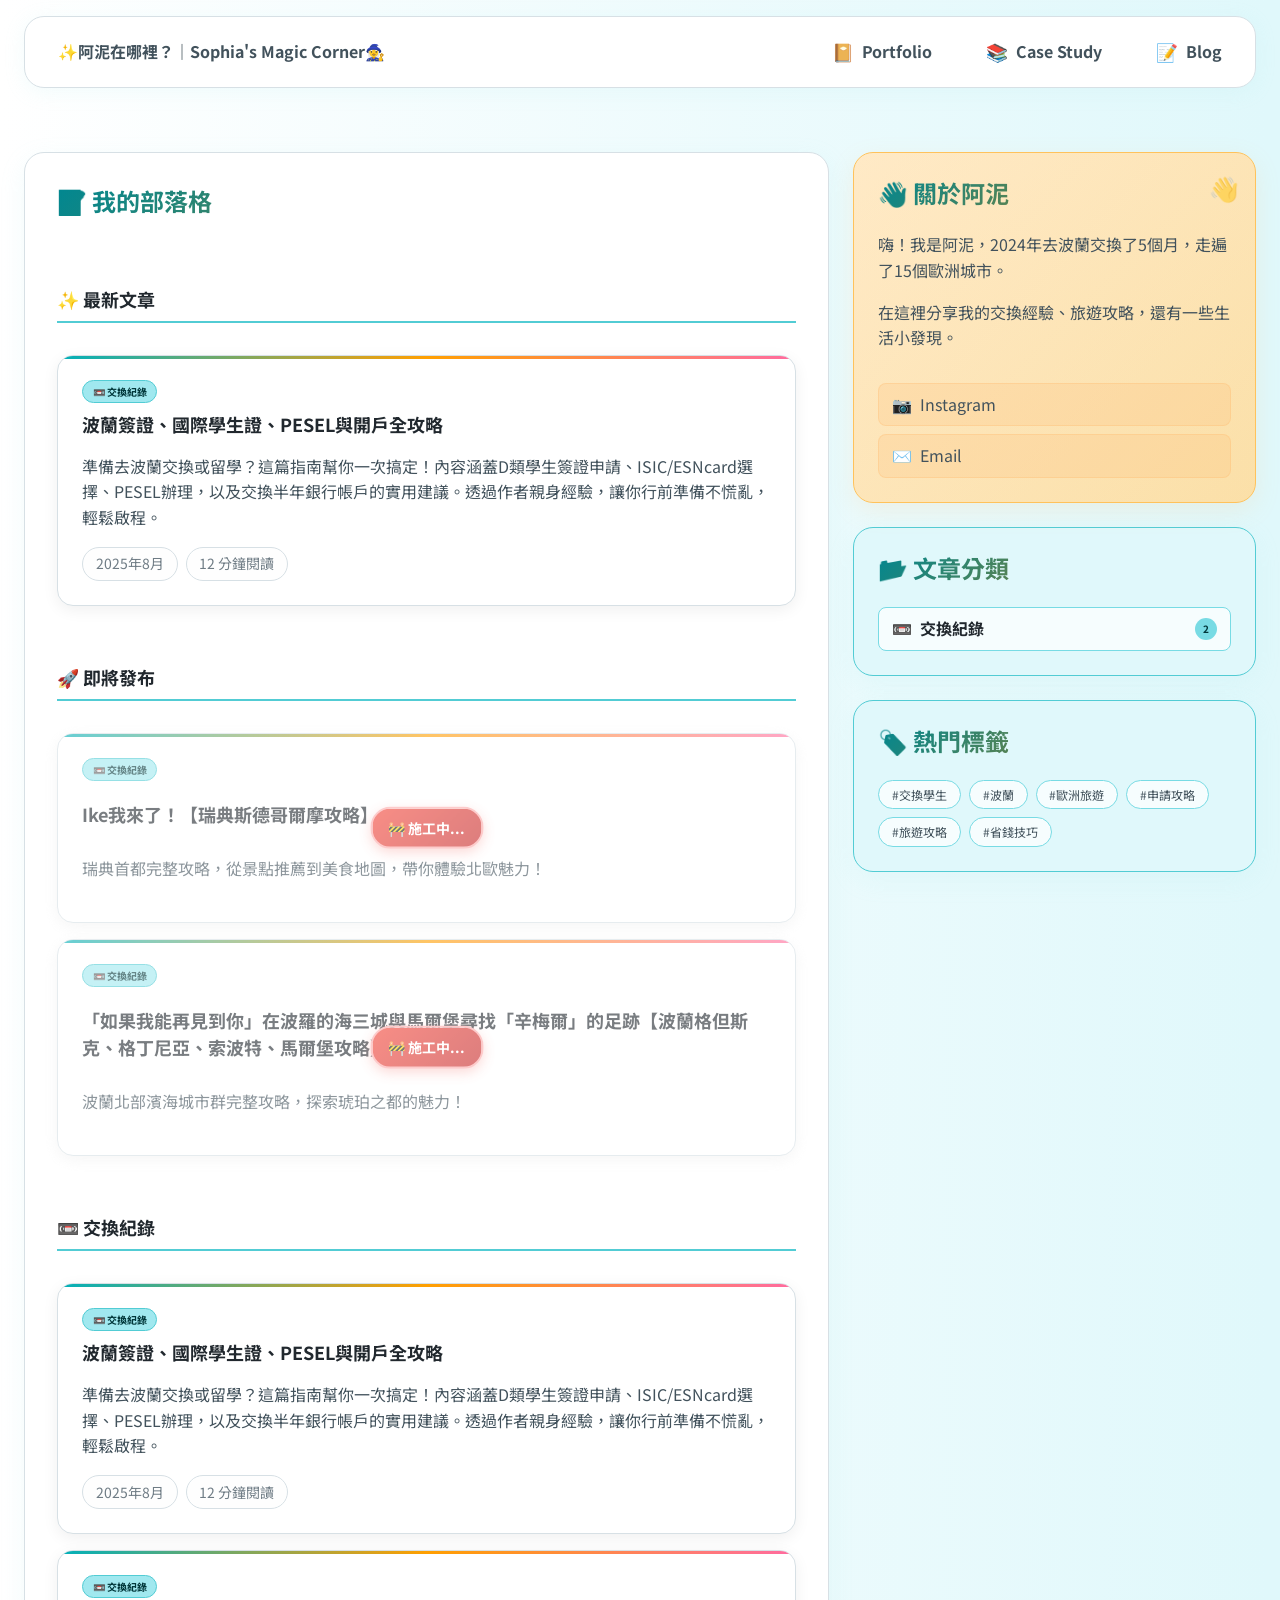
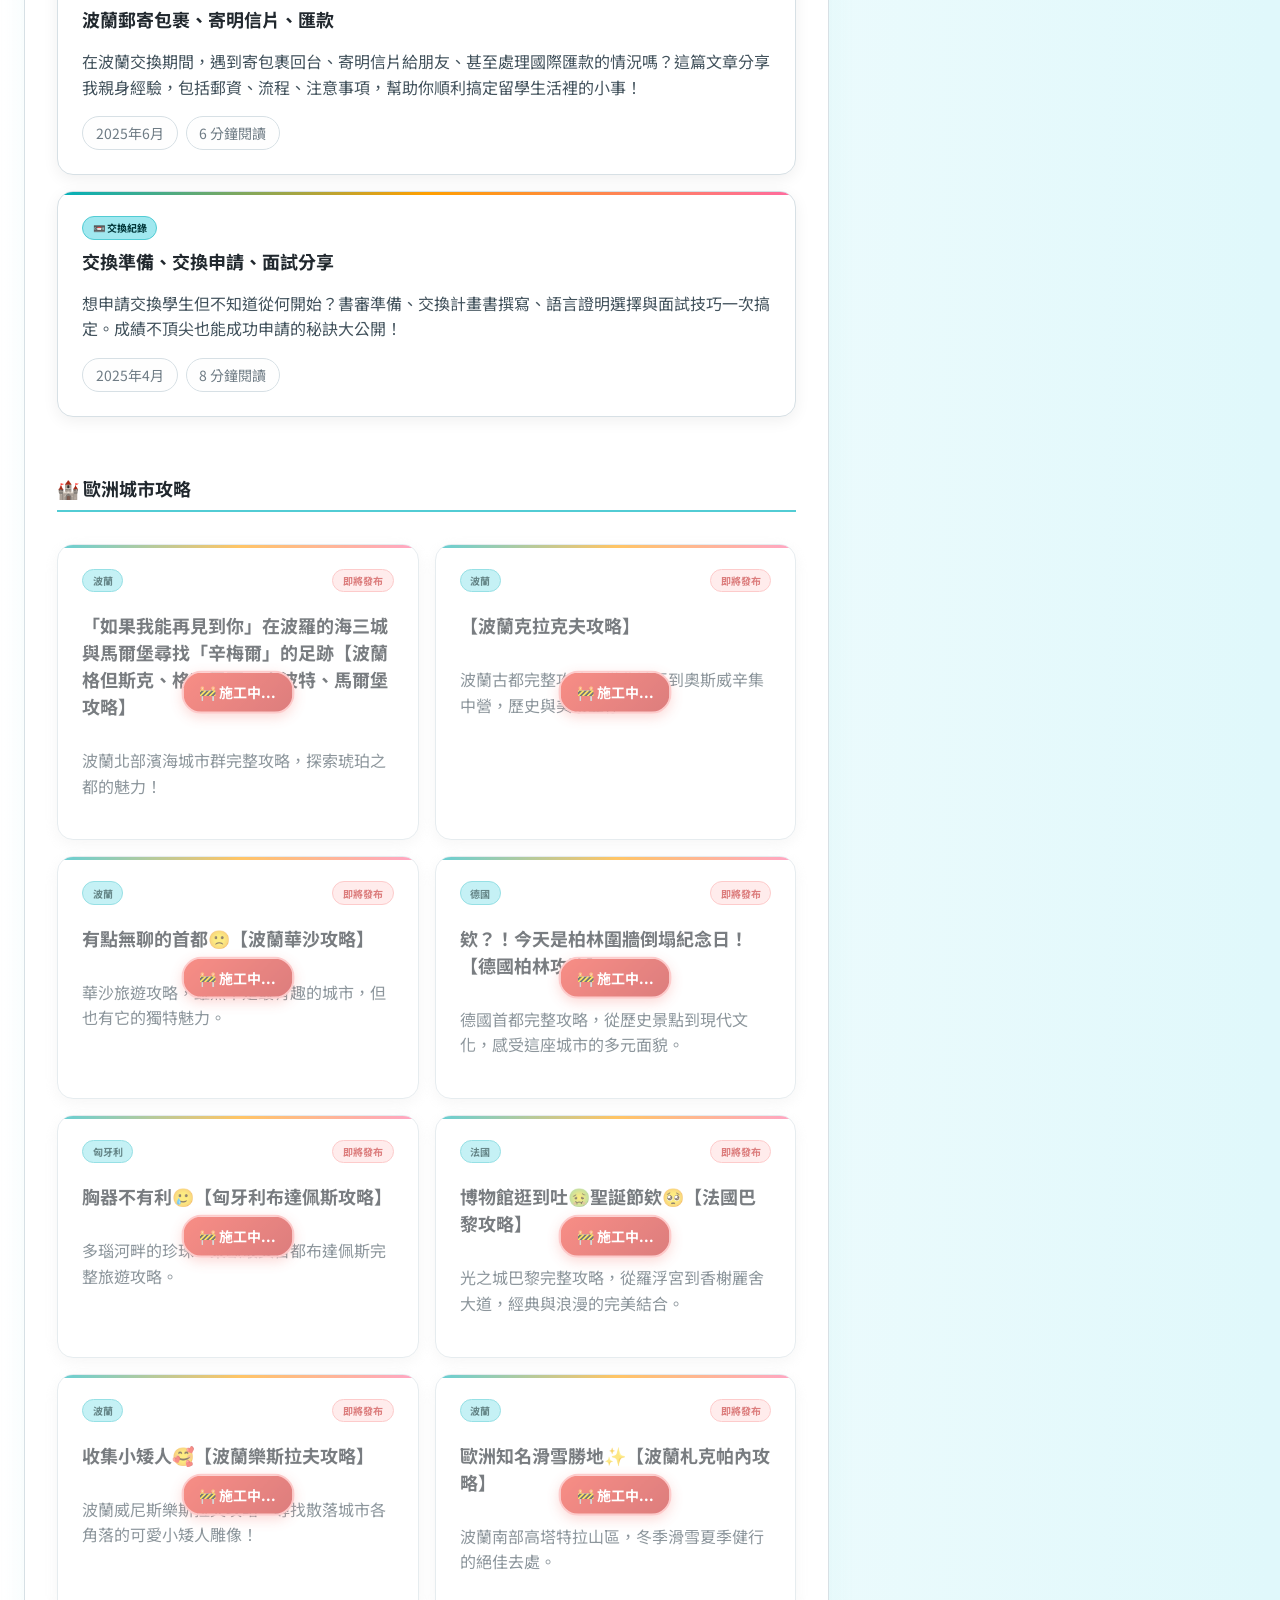
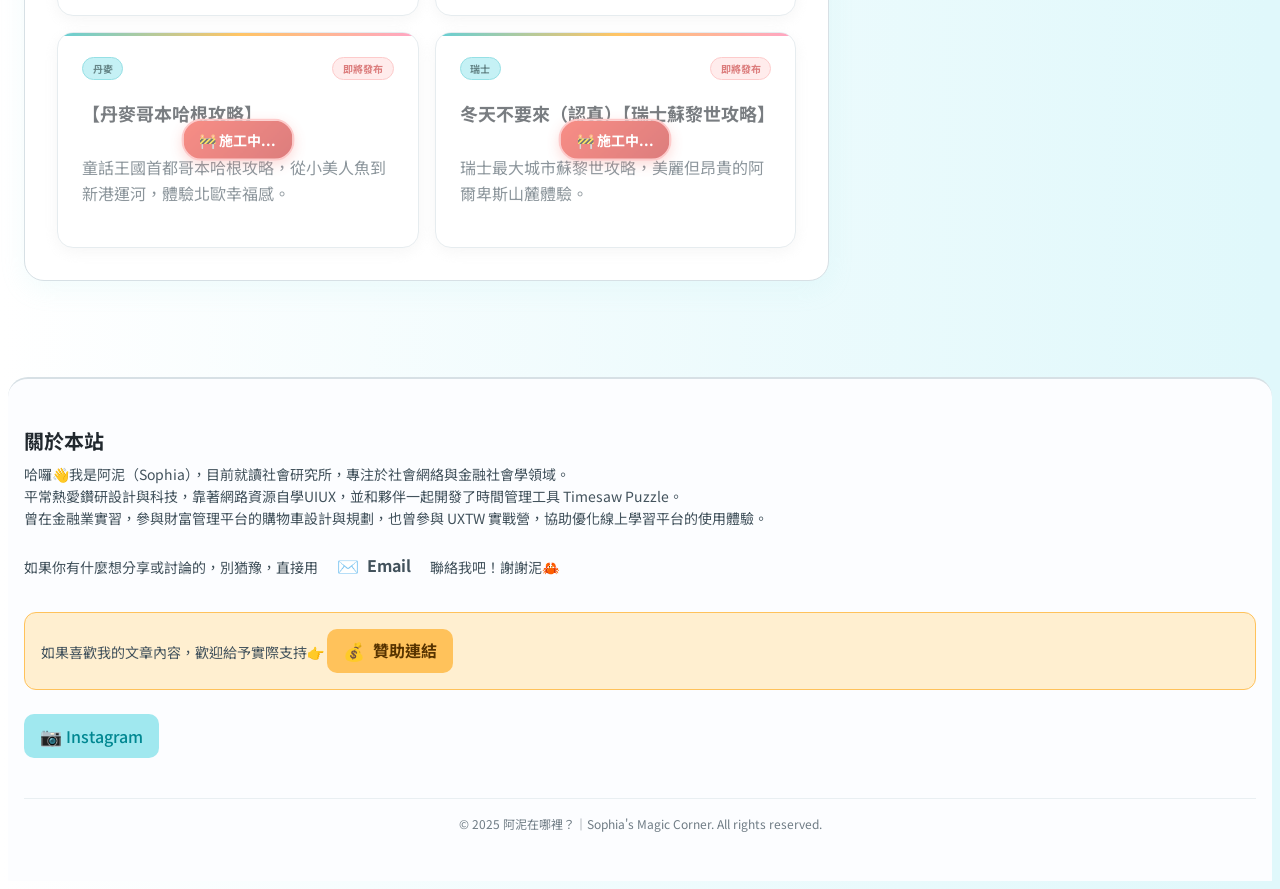
<file: blog.html>
<!DOCTYPE html>
<html lang="zh-Hant">
<head>
    <meta charset="UTF-8">
    <meta name="viewport" content="width=device-width, initial-scale=1.0">
    <title>Blog - 阿泥在哪裡？｜Sophia's Magic Corner 🧙‍♀️</title>
    
    <!-- SEO Meta Tags -->
    <meta name="description" content="阿泥的部落格 - 分享交換學生經驗、歐洲旅遊攻略、設計心得與生活觀察">
    <meta name="author" content="Sophia Lue">
    <meta name="keywords" content="交換學生, 歐洲旅遊, 波蘭留學, UIUX設計, 個人部落格">
    <meta property="og:title" content="Blog - 阿泥在哪裡？｜Sophia's Magic Corner">
    <meta property="og:description" content="交換學生經驗分享與歐洲旅遊攻略">
    <meta property="og:type" content="website">
    
    <!-- Google Fonts -->
    <link href="https://fonts.googleapis.com/css2?family=Noto+Sans+TC:wght@400;700&display=swap" rel="stylesheet">
    
    <!-- Google Material Icons -->
    <link href="https://fonts.googleapis.com/icon?family=Material+Icons" rel="stylesheet">

    <!-- Stylesheet -->
    <link rel="stylesheet" href="style.css">
    
    <!-- Google Analytics -->
    <script async src="https://www.googletagmanager.com/gtag/js?id=G-H5KNZ3T763"></script>
    <script>
        window.dataLayer = window.dataLayer || [];
        function gtag(){dataLayer.push(arguments);}
        gtag('js', new Date());
        gtag('config', 'G-H5KNZ3T763');
    </script>
</head>
<body>
    <!-- Header 與 Navbar -->
    <header class="top-app-bar">
        <div class="app-bar-container">
            <a href="./index.html" class="nav-link site-title" aria-label="✨阿泥在哪裡？｜Sophia's Magic Corner🧙‍♀️">
                <span class="title-short">✨阿泥在哪裡？</span>
                <span class="title-full">✨阿泥在哪裡？｜Sophia's Magic Corner🧙‍♀️</span>
            </a>

            <nav class="nav-links">
                <a href="./portfolio.html" class="nav-link btn-icon-text">
                    <span class="icon">📔</span>
                    <span class="nav-text">Portfolio</span>
                </a>
                <a href="./casestudy.html" class="nav-link btn-icon-text">
                    <span class="icon">📚</span>
                    <span class="nav-text">Case Study</span>
                </a>
                <a href="./blog.html" class="nav-link btn-icon-text">
                    <span class="icon">📝</span>
                    <span class="nav-text">Blog</span>
                </a>
            </nav>
            <button class="menu-icon btn-icon-only" id="menu-toggle">
                <span class="material-icons">menu</span>
            </button>
        </div>

        <!-- 手機版 dropdown menu -->
        <div class="mobile-menu" id="mobile-menu">
            <a href="./portfolio.html" class="nav-link btn-icon-text">
                <span class="icon">📔</span>
                <span>Portfolio</span>
            </a>
            <a href="./casestudy.html" class="nav-link btn-icon-text">
                <span class="icon">📚</span>
                <span>Case Study</span>
            </a>
            <a href="./blog.html" class="nav-link btn-icon-text">
                <span class="icon">📝</span>
                <span>Blog</span>
            </a>
        </div>
    </header>

    <!-- 主內容：Blog bento grid 佈局 -->
    <div class="blog-page">
        <div class="blog-bento-grid">
            <!-- Blog文章列表 - 主要內容區域 -->
            <section id="blog-posts" class="section">
                <div class="section-header">
                    <h2 class="section-title">📝 我的部落格</h2>
                </div>

                <div class="blog-content">
                    <!-- 已發布文章 -->
                    <div class="published-posts">
                        <h3 class="category-title">✨ 最新文章</h3>
                        <div class="card">
                            <a href="./exchangestudent-1.html" title="波蘭簽證、國際學生證、PESEL與開戶全攻略">
                                <div class="card-header">
                                    <span class="category-tag">📼 交換紀錄</span>
                                </div>
                                <h3>波蘭簽證、國際學生證、PESEL與開戶全攻略</h3>
                                <p>準備去波蘭交換或留學？這篇指南幫你一次搞定！內容涵蓋D類學生簽證申請、ISIC/ESNcard選擇、PESEL辦理，以及交換半年銀行帳戶的實用建議。透過作者親身經驗，讓你行前準備不慌亂，輕鬆啟程。</p>
                                <div class="article-meta">
                                    <span class="publish-date">2025年8月</span>
                                    <span class="read-time">12 分鐘閱讀</span>
                                </div>
                            </a>
                        </div>
                        

                    </div>

                    <!-- 即將發布 -->
                    <div class="upcoming-posts">
                        <h3 class="category-title">🚀 即將發布</h3>
                        <div class="upcoming-grid">

                            <div class="card coming-soon">
                                <div class="card-header">
                                    <span class="category-tag">📼 交換紀錄</span>
                                </div>
                                <h3>Ike我來了！【瑞典斯德哥爾摩攻略】</h3>
                                <p>瑞典首都完整攻略，從景點推薦到美食地圖，帶你體驗北歐魅力！</p>
                            </div>

                            <div class="card coming-soon">
                                <div class="card-header">
                                    <span class="category-tag">📼 交換紀錄</span>
                                </div>
                                <h3>「如果我能再見到你」在波羅的海三城與馬爾堡尋找「辛梅爾」的足跡【波蘭格但斯克、格丁尼亞、索波特、馬爾堡攻略】</h3>
                                <p>波蘭北部濱海城市群完整攻略，探索琥珀之都的魅力！</p>
                            </div>
                        </div>
                    </div>

                    <!-- 交換紀錄系列 -->
                    <div class="city-guides">
                        <h3 class="category-title">📼 交換紀錄</h3>
                        <div class="card">
                            <a href="./exchangestudent-1.html" title="波蘭簽證、國際學生證、PESEL與開戶全攻略">
                                <div class="card-header">
                                    <span class="category-tag">📼 交換紀錄</span>
                                </div>
                                <h3>波蘭簽證、國際學生證、PESEL與開戶全攻略</h3>
                                <p>準備去波蘭交換或留學？這篇指南幫你一次搞定！內容涵蓋D類學生簽證申請、ISIC/ESNcard選擇、PESEL辦理，以及交換半年銀行帳戶的實用建議。透過作者親身經驗，讓你行前準備不慌亂，輕鬆啟程。</p>
                                <div class="article-meta">
                                    <span class="publish-date">2025年8月</span>
                                    <span class="read-time">12 分鐘閱讀</span>
                                </div>
                            </a>
                        </div>
                        <div class="card">
                            <a href="./exchangestudent-2.html" title="查看如何在波蘭寄包裹、寄明信片、匯款">
                                <div class="card-header">
                                    <span class="category-tag">📼 交換紀錄</span>
                                </div>
                                <h3>波蘭郵寄包裹、寄明信片、匯款</h3>
                                <p>在波蘭交換期間，遇到寄包裹回台、寄明信片給朋友、甚至處理國際匯款的情況嗎？這篇文章分享我親身經驗，包括郵資、流程、注意事項，幫助你順利搞定留學生活裡的小事！</p>
                                <div class="article-meta">
                                    <span class="publish-date">2025年6月</span>
                                    <span class="read-time">6 分鐘閱讀</span>
                                </div>
                            </a>
                        </div>
                        <div class="card">
                            <a href="./exchangestudent-0.html" title="查看我的交換準備、交換申請、面試分享">
                                <div class="card-header">
                                    <span class="category-tag">📼 交換紀錄</span>
                                </div>
                                <h3>交換準備、交換申請、面試分享</h3>
                                <p>想申請交換學生但不知道從何開始？書審準備、交換計畫書撰寫、語言證明選擇與面試技巧一次搞定。成績不頂尖也能成功申請的秘訣大公開！</p>
                                <div class="article-meta">
                                    <span class="publish-date">2025年4月</span>
                                    <span class="read-time">8 分鐘閱讀</span>
                                </div>
                            </a>
                        </div>
                        
                    </div>

                    <!-- 歐洲城市攻略系列 -->
                    <div class="city-guides">
                        <h3 class="category-title">🏰 歐洲城市攻略</h3>
                        <div class="city-grid">
                            <div class="card coming-soon">
                                <div class="card-header">
                                    <span class="category-tag">波蘭</span>
                                    <span class="coming-soon-badge">即將發布</span>
                                </div>
                                <h3>「如果我能再見到你」在波羅的海三城與馬爾堡尋找「辛梅爾」的足跡【波蘭格但斯克、格丁尼亞、索波特、馬爾堡攻略】</h3>
                                <p>波蘭北部濱海城市群完整攻略，探索琥珀之都的魅力！</p>
                            </div>

                            <div class="card coming-soon">
                                <div class="card-header">
                                    <span class="category-tag">波蘭</span>
                                    <span class="coming-soon-badge">即將發布</span>
                                </div>
                                <h3>【波蘭克拉克夫攻略】</h3>
                                <p>波蘭古都完整攻略，從舊城區到奧斯威辛集中營，歷史與美景並存。</p>
                            </div>

                            <div class="card coming-soon">
                                <div class="card-header">
                                    <span class="category-tag">波蘭</span>
                                    <span class="coming-soon-badge">即將發布</span>
                                </div>
                                <h3>有點無聊的首都🙁【波蘭華沙攻略】</h3>
                                <p>華沙旅遊攻略，雖然不是最有趣的城市，但也有它的獨特魅力。</p>
                            </div>

                            <div class="card coming-soon">
                                <div class="card-header">
                                    <span class="category-tag">德國</span>
                                    <span class="coming-soon-badge">即將發布</span>
                                </div>
                                <h3>欸？！今天是柏林圍牆倒塌紀念日！【德國柏林攻略】</h3>
                                <p>德國首都完整攻略，從歷史景點到現代文化，感受這座城市的多元面貌。</p>
                            </div>

                            <div class="card coming-soon">
                                <div class="card-header">
                                    <span class="category-tag">匈牙利</span>
                                    <span class="coming-soon-badge">即將發布</span>
                                </div>
                                <h3>胸器不有利🥲【匈牙利布達佩斯攻略】</h3>
                                <p>多瑙河畔的珍珠，東歐最美首都布達佩斯完整旅遊攻略。</p>
                            </div>

                            <div class="card coming-soon">
                                <div class="card-header">
                                    <span class="category-tag">法國</span>
                                    <span class="coming-soon-badge">即將發布</span>
                                </div>
                                <h3>博物館逛到吐🤢聖誕節欸🥺【法國巴黎攻略】</h3>
                                <p>光之城巴黎完整攻略，從羅浮宮到香榭麗舍大道，經典與浪漫的完美結合。</p>
                            </div>

                            <div class="card coming-soon">
                                <div class="card-header">
                                    <span class="category-tag">波蘭</span>
                                    <span class="coming-soon-badge">即將發布</span>
                                </div>
                                <h3>收集小矮人🥰【波蘭樂斯拉夫攻略】</h3>
                                <p>波蘭威尼斯樂斯拉夫攻略，尋找散落城市各角落的可愛小矮人雕像！</p>
                            </div>

                            <div class="card coming-soon">
                                <div class="card-header">
                                    <span class="category-tag">波蘭</span>
                                    <span class="coming-soon-badge">即將發布</span>
                                </div>
                                <h3>歐洲知名滑雪勝地✨【波蘭札克帕內攻略】</h3>
                                <p>波蘭南部高塔特拉山區，冬季滑雪夏季健行的絕佳去處。</p>
                            </div>

                            <div class="card coming-soon">
                                <div class="card-header">
                                    <span class="category-tag">丹麥</span>
                                    <span class="coming-soon-badge">即將發布</span>
                                </div>
                                <h3>【丹麥哥本哈根攻略】</h3>
                                <p>童話王國首都哥本哈根攻略，從小美人魚到新港運河，體驗北歐幸福感。</p>
                            </div>

                            <div class="card coming-soon">
                                <div class="card-header">
                                    <span class="category-tag">瑞士</span>
                                    <span class="coming-soon-badge">即將發布</span>
                                </div>
                                <h3>冬天不要來（認真）【瑞士蘇黎世攻略】</h3>
                                <p>瑞士最大城市蘇黎世攻略，美麗但昂貴的阿爾卑斯山麓體驗。</p>
                            </div>
                        </div>
                    </div>

                </div>
            </section>
            
            <!-- 右側側邊欄容器 -->
            <div class="blog-sidebar">
                <!-- 關於區塊 -->
                <section id="blog-about" class="section">
                    <h2 class="section-title">👋 關於阿泥</h2>
                    <div class="about-content">
                        <p>嗨！我是阿泥，2024年去波蘭交換了5個月，走遍了15個歐洲城市。</p>
                        <p>在這裡分享我的交換經驗、旅遊攻略，還有一些生活小發現。</p>
                        <div class="social-links">
                            <a href="https://www.instagram.com/ni_de_life" class="social-link">
                                <span class="social-icon">📷</span>
                                <span>Instagram</span>
                            </a>
                            <a href="mailto:sophia.lue1010@gmail.com" class="social-link">
                                <span class="social-icon">✉️</span>
                                <span>Email</span>
                            </a>
                        </div>
                    </div>
                </section>

                <!-- 文章分類 -->
                <section id="blog-categories" class="section">
                    <h2 class="section-title">📂 文章分類</h2>
                    <div class="categories-content">
                        <div class="category-list">
                            <div class="category-item">
                                <span class="category-icon">📼</span>
                                <span class="category-name">交換紀錄</span>
                                <span class="category-count">2</span>
                            </div>
                            
                            <!-- <div class="category-item">
                                <span class="category-icon">🏰</span>
                                <span class="category-name">城市攻略</span>
                                <span class="category-count">15</span>
                            </div> -->
                            
                        </div>
                    </div>
                </section>

                <!-- 熱門標籤 -->
                <section id="blog-tags" class="section">
                    <h2 class="section-title">🏷️ 熱門標籤</h2>
                    <div class="tags-content">
                        <div class="popular-tags">
                            <span class="tag-item">#交換學生</span>
                            <span class="tag-item">#波蘭</span>
                            <span class="tag-item">#歐洲旅遊</span>
                            <span class="tag-item">#申請攻略</span>
                            <span class="tag-item">#旅遊攻略</span>
                            <span class="tag-item">#省錢技巧</span>
                        </div>
                    </div>
                </section>
            </div>
        </div>
    </div>
    
    <footer class="site-footer">
        <div class="footer-container">
            <div class="footer-about">
                <h3>關於本站</h3>
                <p>
                    哈囉👋我是阿泥（Sophia），目前就讀社會研究所，專注於社會網絡與金融社會學領域。
                    <br>
                    平常熱愛鑽研設計與科技，靠著網路資源自學UIUX，並和夥伴一起開發了時間管理工具 Timesaw Puzzle。
                    <br>
                    曾在金融業實習，參與財富管理平台的購物車設計與規劃，也曾參與 UXTW 實戰營，協助優化線上學習平台的使用體驗。
                </p>
                <p>
                    如果你有什麼想分享或討論的，別猶豫，直接用
                    <a href="mailto:sophia.lue1010@gmail.com" class="btn btn-icon-text">
                        <span class="icon">✉️</span>
                        <span>Email</span>
                    </a>
                    聯絡我吧！謝謝泥🦀
                </p>
            </div>
        
            <div class="footer-support">
                如果喜歡我的文章內容，歡迎給予實際支持👉
                <a href="https://p.ecpay.com.tw/6942264" class="btn btn-icon-text" target="_blank" rel="noopener">
                    <span class="icon">💰</span>
                    <span>贊助連結</span>
                </a>
            </div>
        
            <div class="footer-social">
                <a href="https://www.instagram.com/ni_de_life" class="btn btn-icon-text">
                    <span class="icon">📷</span>
                    <span>Instagram</span>
                </a>
            </div>
        
            <div class="footer-copyright">
                &copy; 2025 阿泥在哪裡？｜Sophia's Magic Corner. All rights reserved.
            </div>
        </div>
    </footer>
    
    <!-- 基本 JavaScript 用於手機選單 -->
    <script>
        // 手機選單切換功能
        document.addEventListener('DOMContentLoaded', function() {
            const menuToggle = document.getElementById('menu-toggle');
            const mobileMenu = document.getElementById('mobile-menu');
            
            if (menuToggle && mobileMenu) {
                menuToggle.addEventListener('click', function() {
                    mobileMenu.classList.toggle('active');
                });
            }
        });
    </script>
</body>
</html>
</file>
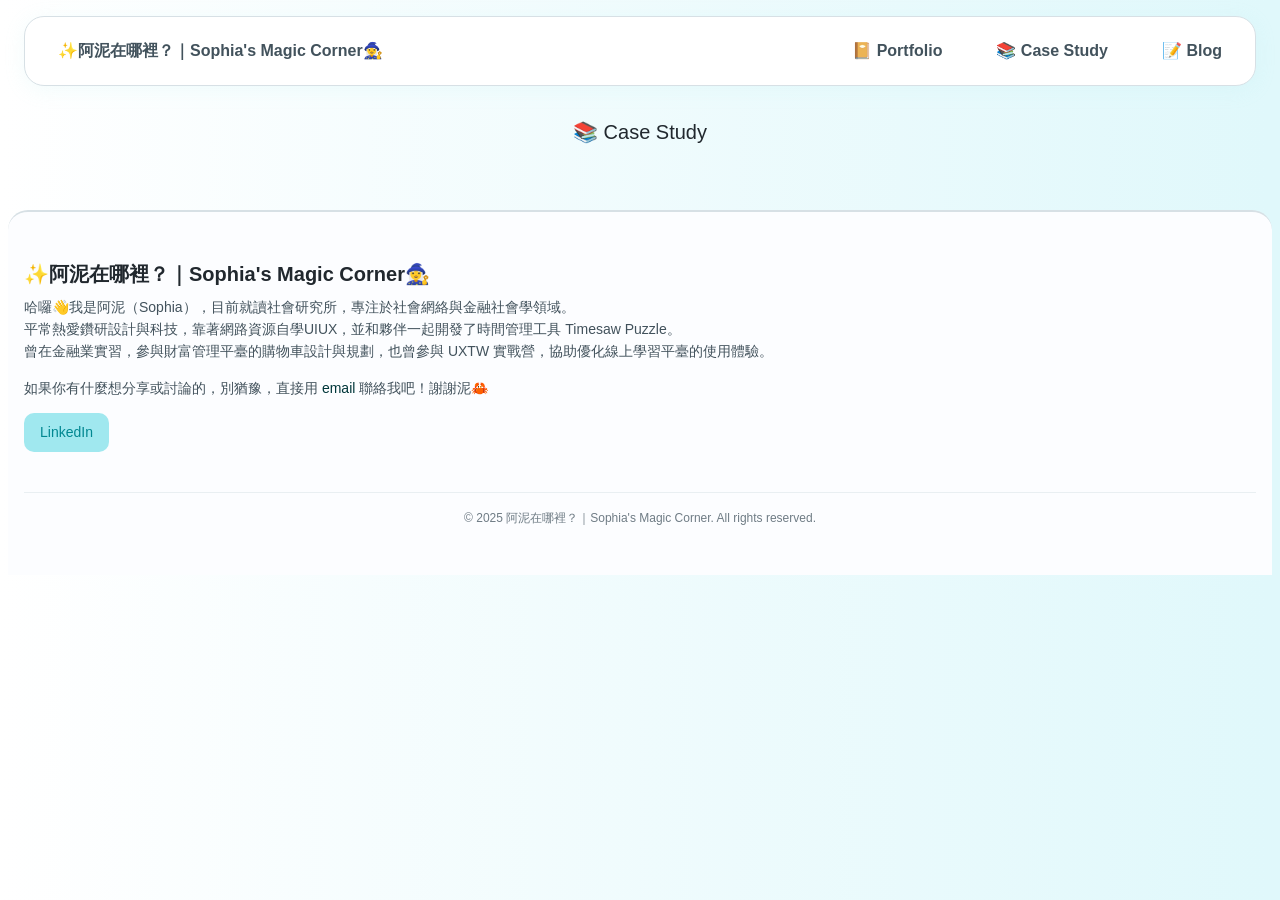
<file: casestudy.html>
<!DOCTYPE html>
<html lang="zh-Hant">
    <head>
        <meta charset="UTF-8">
        <meta name="viewport" content="width=device-width, initial-scale=1.0">
        <title>✨阿泥在哪裡？｜Sophia's Magic Corner🧙‍♀️</title>
        <link rel="stylesheet" href="style.css">
        <!-- Google Material Icons -->
        <link href="https://fonts.googleapis.com/icon?family=Material+Icons" rel="stylesheet">

    </head>
    <body>
        <!-- Header 與 Navbar -->
        <header class="top-app-bar">
            <div class="app-bar-container">
                <a href="./index.html" class="nav-link">✨阿泥在哪裡？｜Sophia's Magic Corner🧙‍♀️</a>
                <nav class="nav-links">
                    <a href="./portfolio.html" class="nav-link">📔 Portfolio</a>
                    <a href="./casestudy.html" class="nav-link">📚 Case Study</a>
                    <a href="./blog.html" class="nav-link">📝 Blog</a>
                </nav>
                <button class="menu-icon" id="menu-toggle">
                    <span class="material-icons">menu</span>
                </button>
            </div>

            <!-- 手機版 dropdown menu -->
            <div class="mobile-menu" id="mobile-menu">
                <a href="./portfolio.html">📔 Portfolio</a>
                <a href="./casestudy.html">📚 Case Study</a>
                <a href="./blog.html">📝 Blog</a>
            </div>
        </header>

        <article>
            <h2 class="section-title">📚 Case Study</h2>
        </article>
        <footer class="site-footer">
            <div class="footer-container">
                <div class="footer-about">
                    <h3>✨阿泥在哪裡？｜Sophia's Magic Corner🧙‍♀️</h3>
                    <p>
                        哈囉👋我是阿泥（Sophia），目前就讀社會研究所，專注於社會網絡與金融社會學領域。<br>
                        平常熱愛鑽研設計與科技，靠著網路資源自學UIUX，並和夥伴一起開發了時間管理工具 Timesaw Puzzle。<br>
                        曾在金融業實習，參與財富管理平臺的購物車設計與規劃，也曾參與 UXTW 實戰營，協助優化線上學習平臺的使用體驗。
                    </p>
                    <p>
                        如果你有什麼想分享或討論的，別猶豫，直接用
                        <a href="mailto:sophia.lue1010@gmail.com">email</a>
                        聯絡我吧！謝謝泥🦀
                    </p>
                </div>
        
                <div class="footer-social">
                    <a href="https://www.linkedin.com/in/yu-ning-liu-834596210">LinkedIn</a>
                </div>
        
                <div class="footer-copyright">
                    &copy; 2025 阿泥在哪裡？｜Sophia's Magic Corner. All rights reserved.
                </div>
            </div>
        </footer>
        <script>
            const menuToggle = document.getElementById("menu-toggle");
            const mobileMenu = document.getElementById("mobile-menu");
        
            menuToggle.addEventListener("click", () => {
                mobileMenu.style.display = (mobileMenu.style.display === "flex") ? "none" : "flex";
            });
        </script>
        
    </body>
</html>
</file>
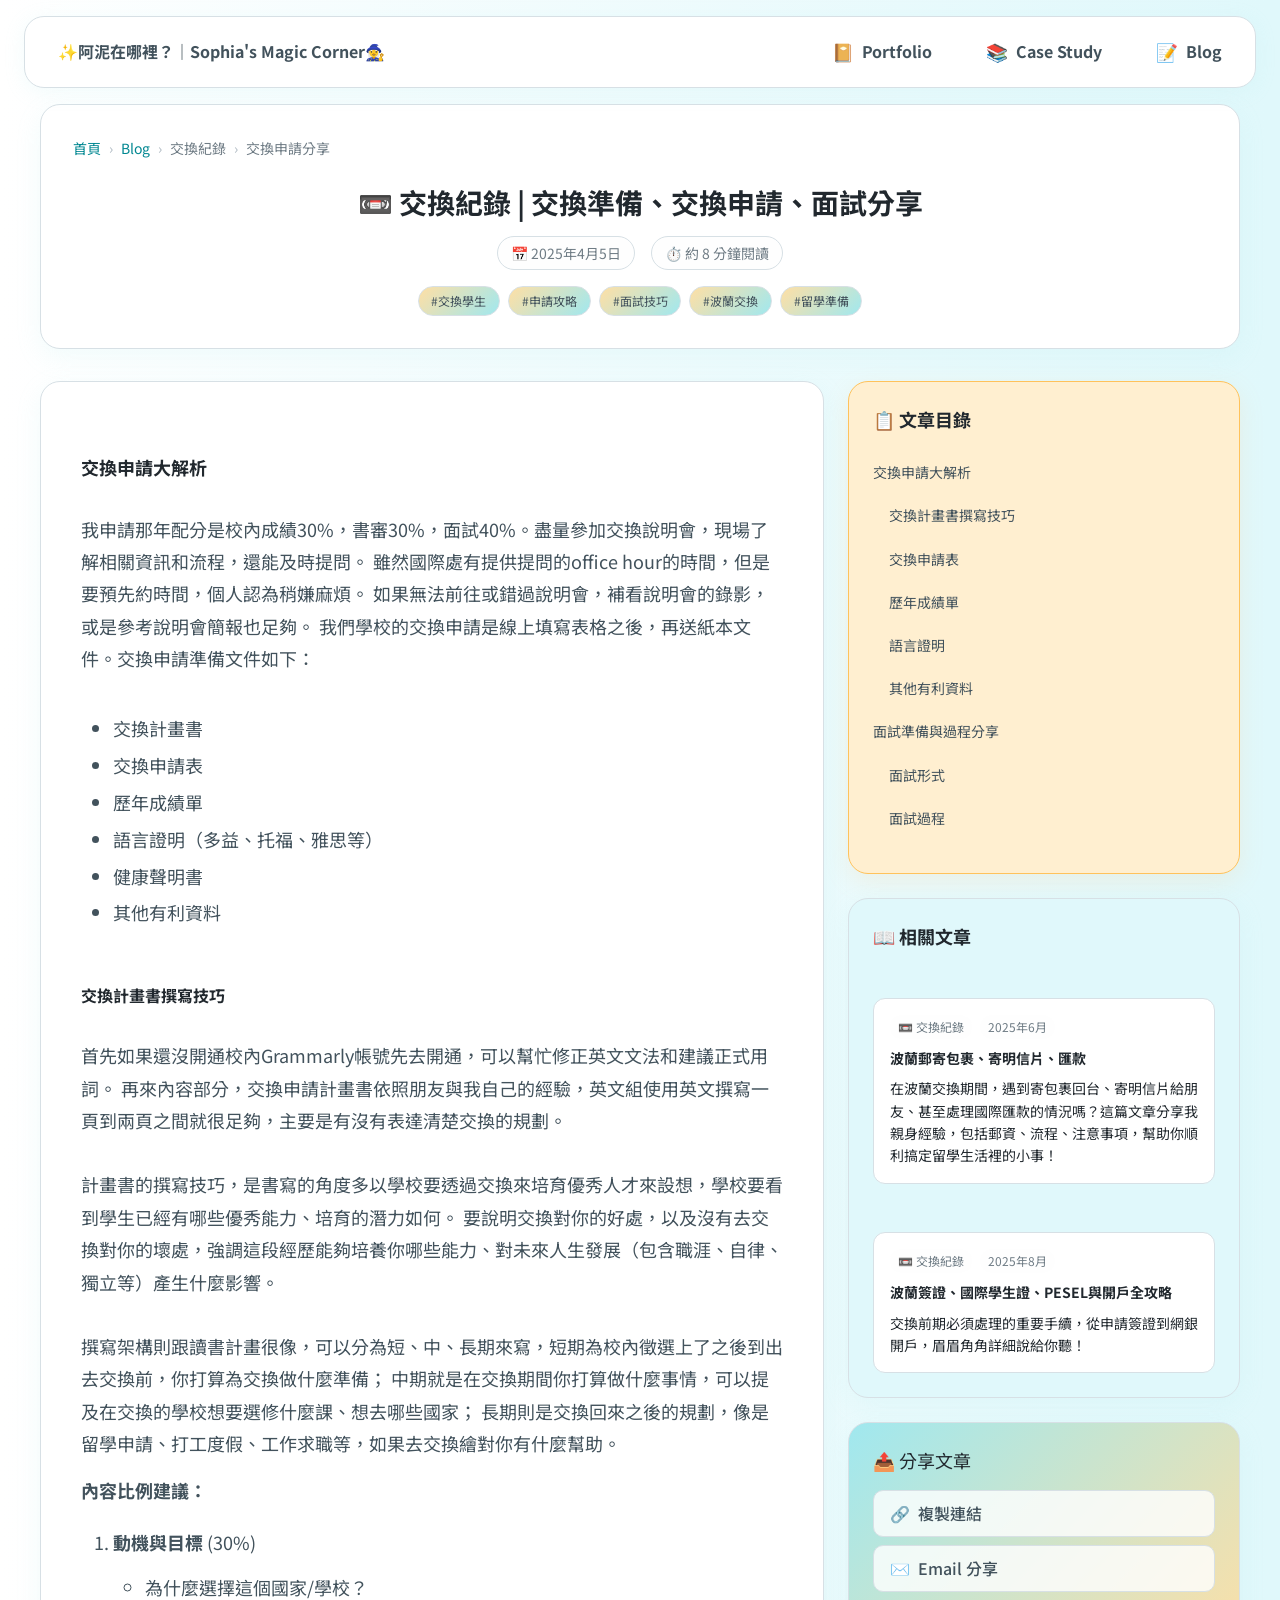
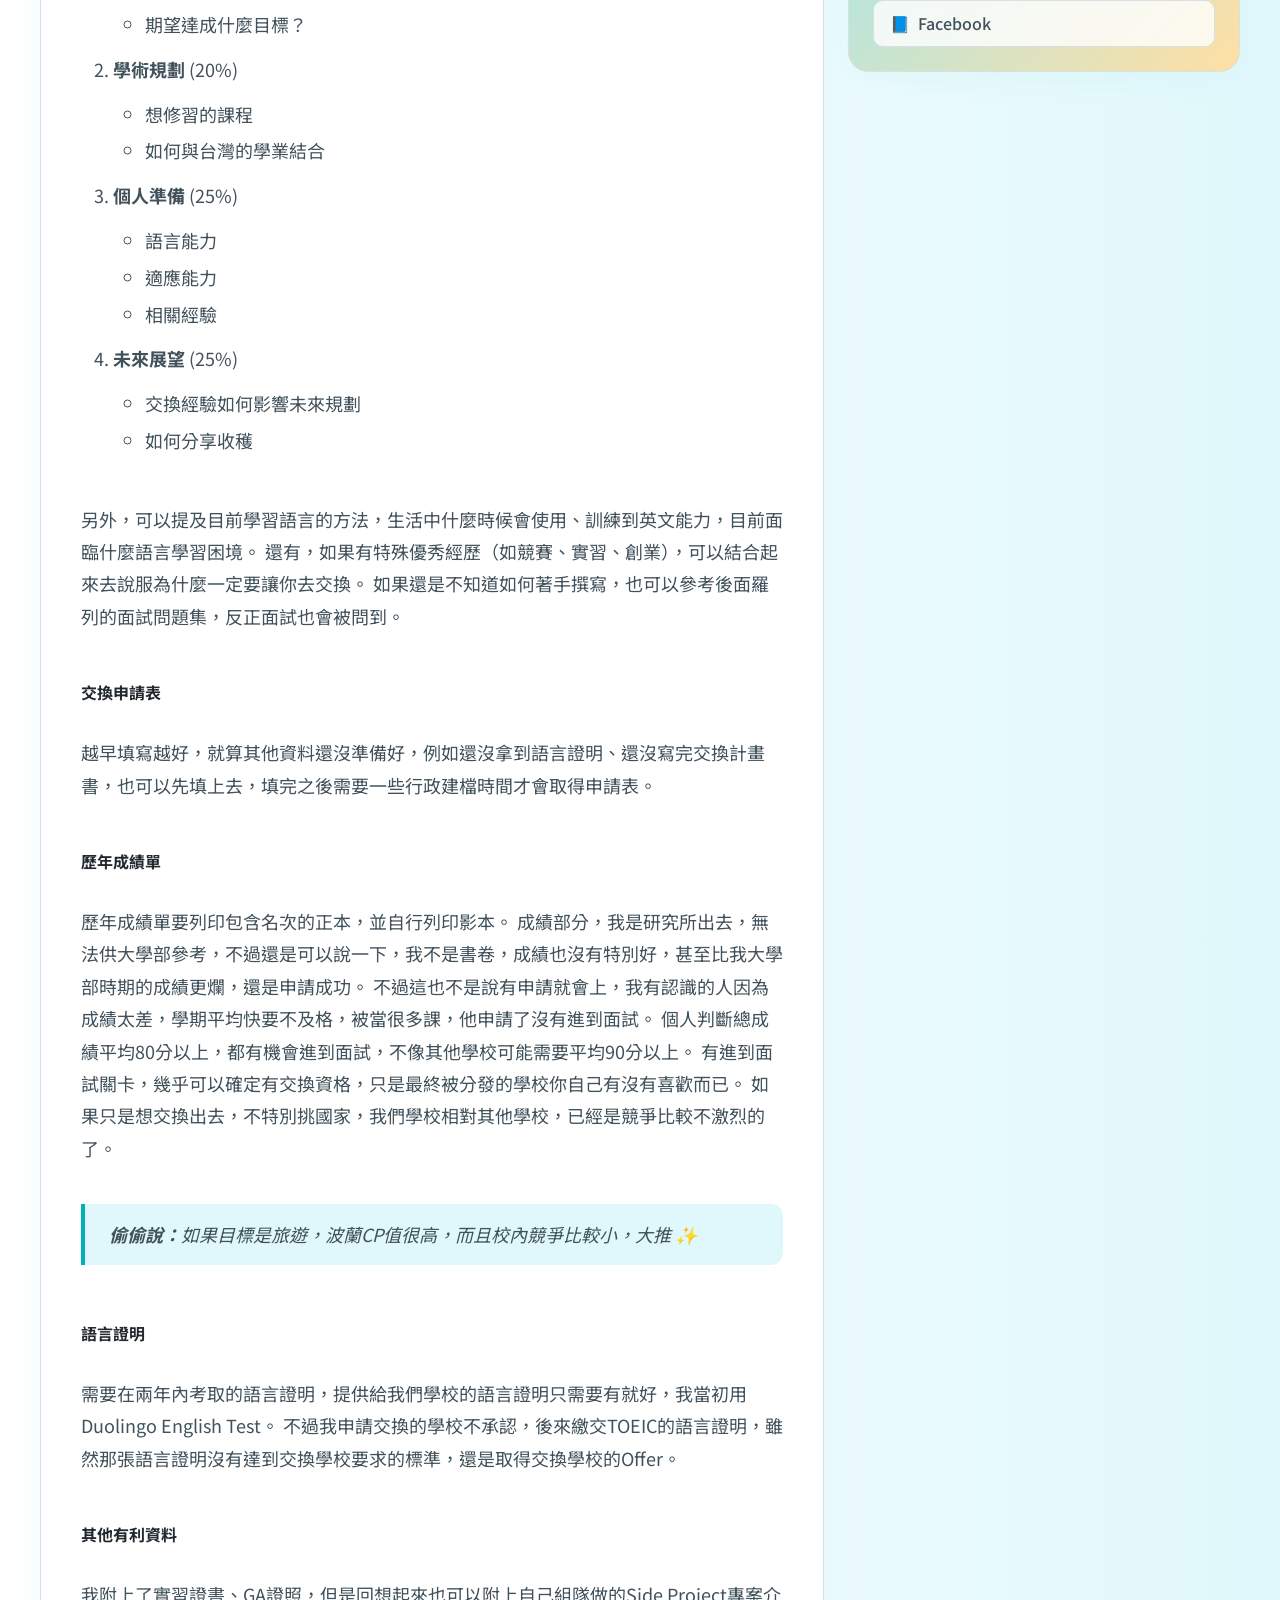
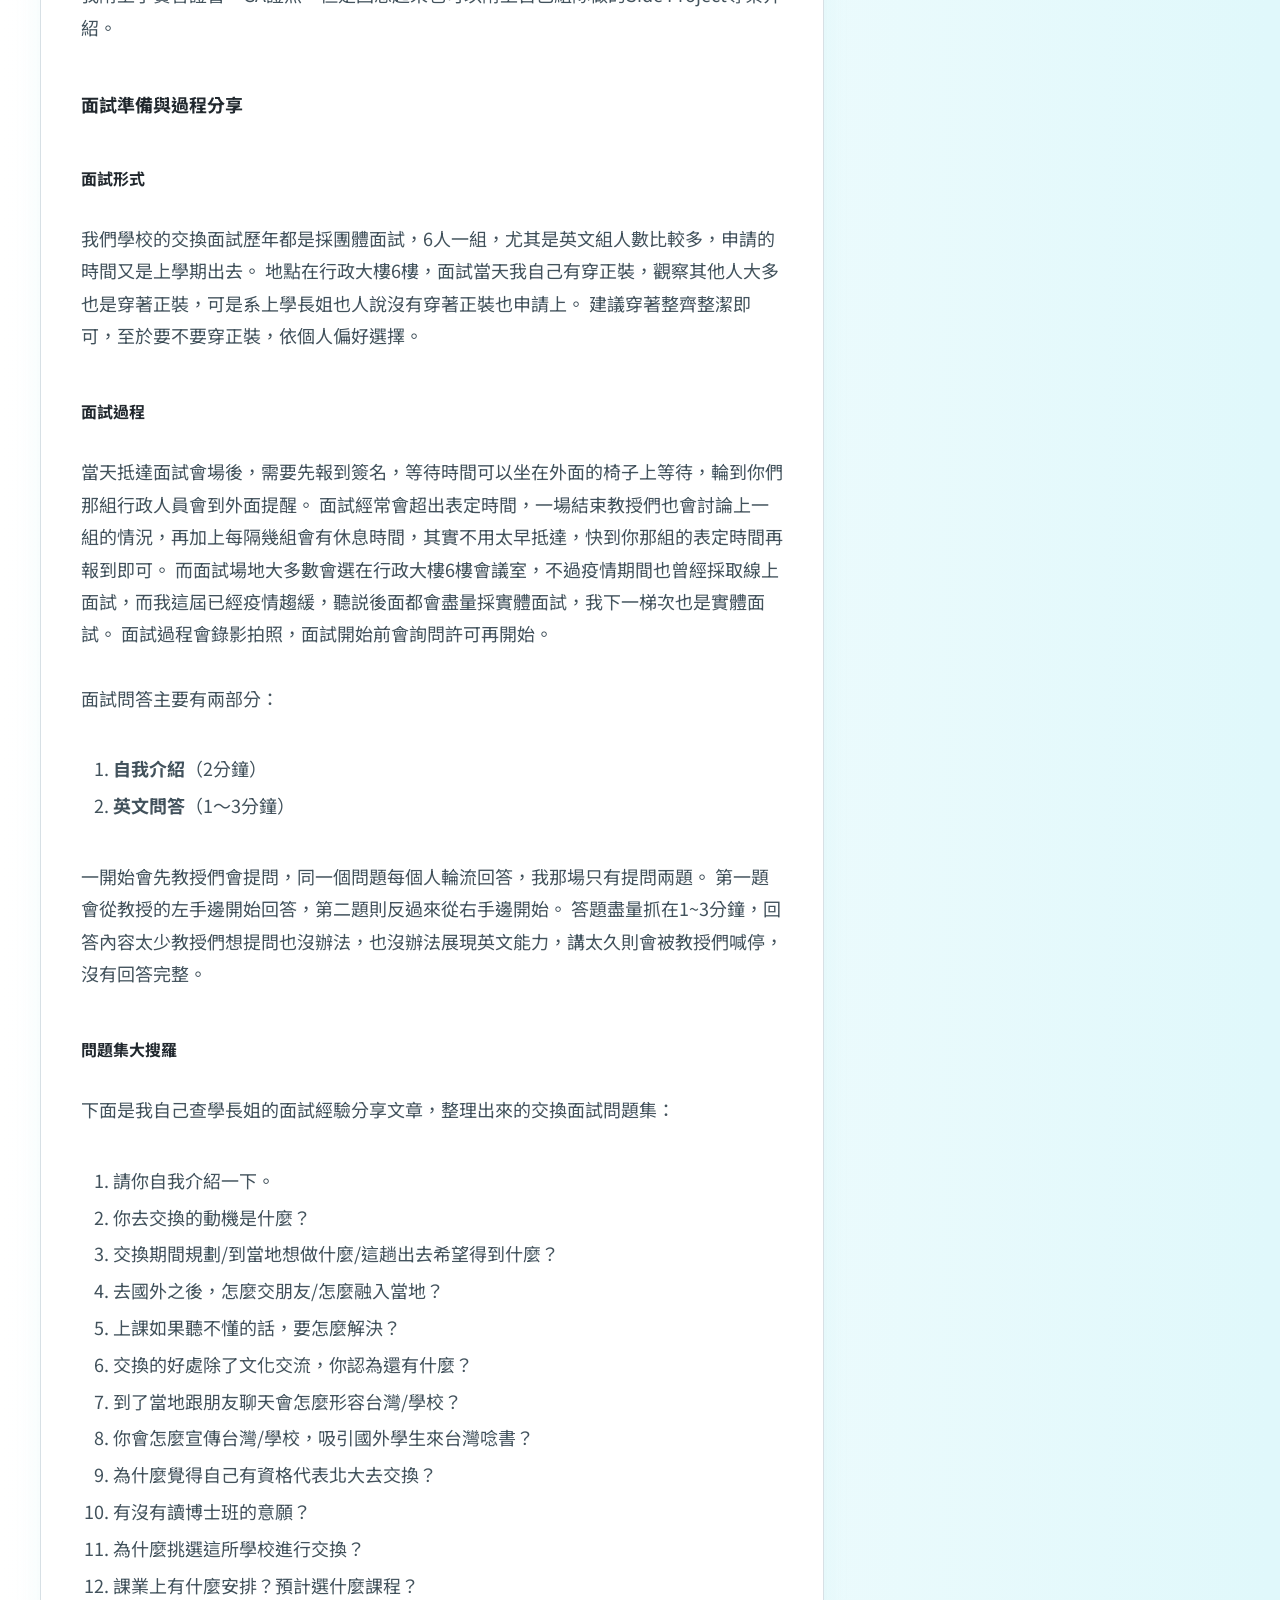
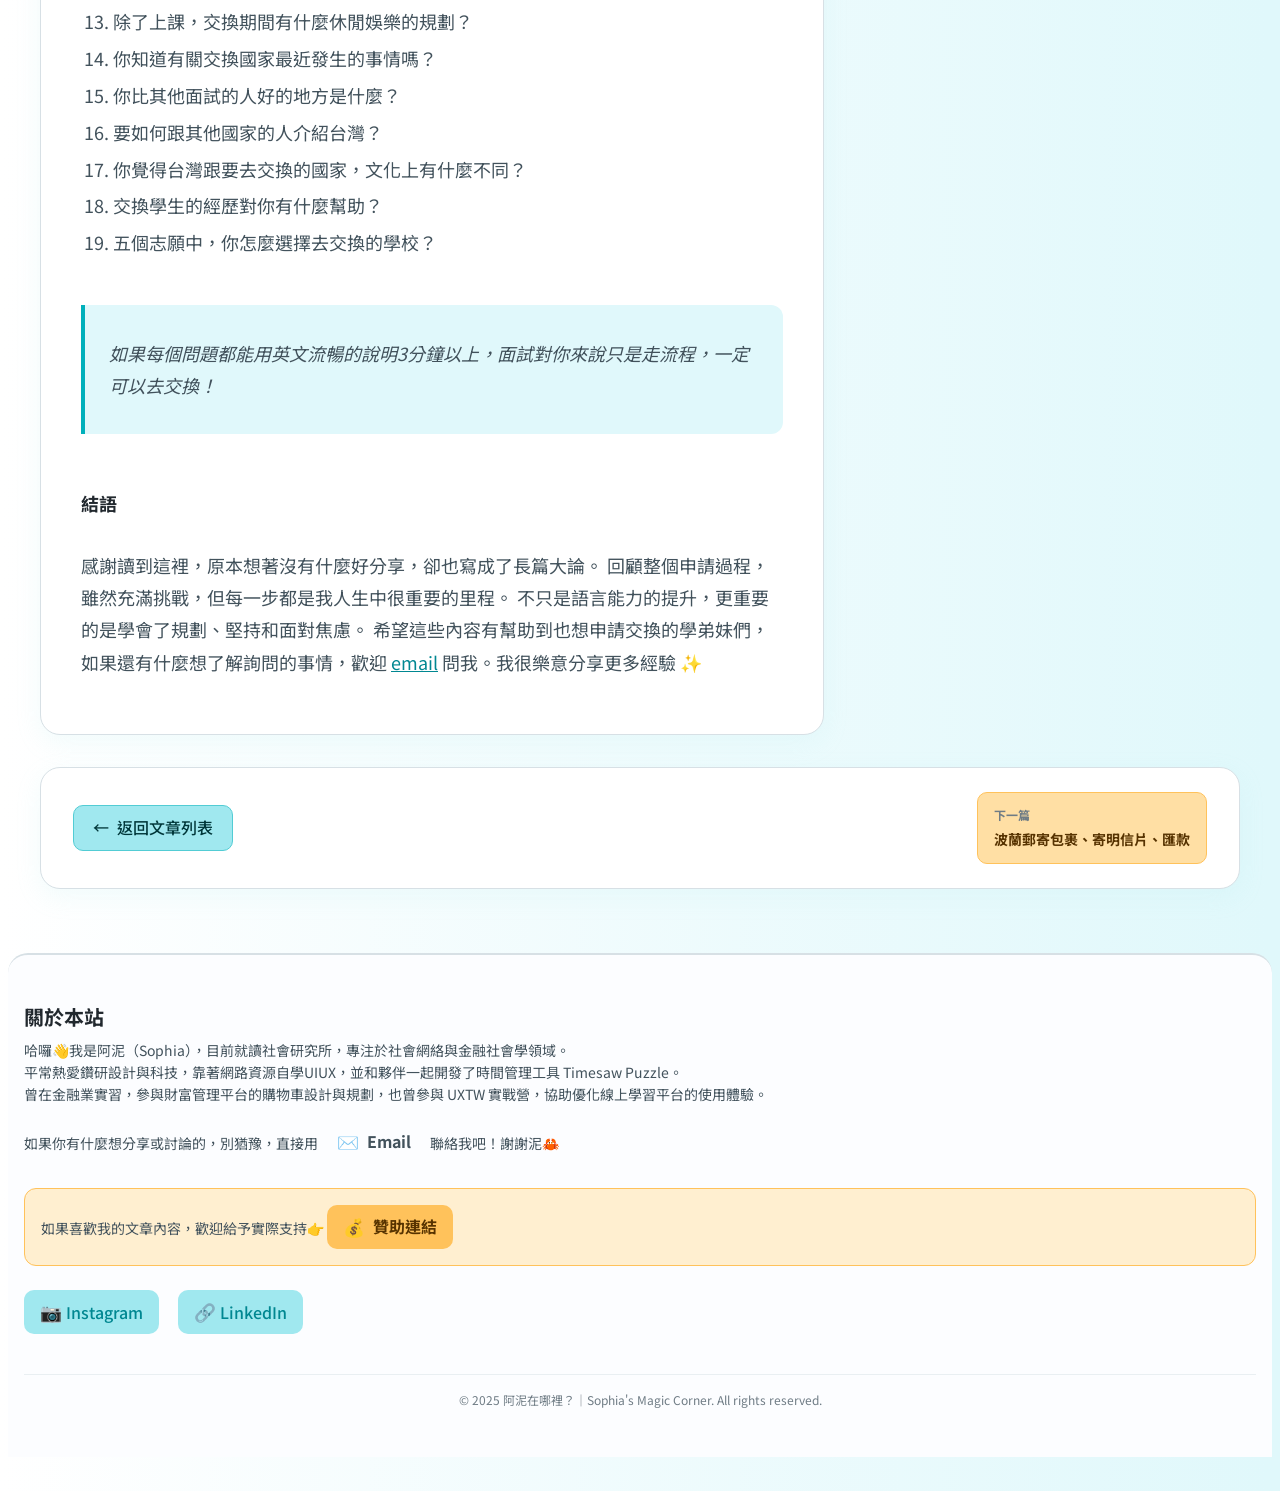
<file: exchangestudent-0.html>
<!DOCTYPE html>
<html lang="zh-Hant">
<head>
    <meta charset="UTF-8">
    <meta name="viewport" content="width=device-width, initial-scale=1.0">
    <title>📼交換紀錄 | 交換準備、交換申請、面試分享 - 阿泥在哪裡？</title>
    
    <!-- SEO Meta Tags -->
    <meta name="description" content="詳細分享研究所交換申請流程，包含書審準備、交換計畫書撰寫、語言證明選擇與團體面試技巧。不是最頂尖也能申請成功，掌握關鍵細節踏出第一步！">
    <meta name="author" content="Sophia Liu">
    <meta name="keywords" content="交換學生, 交換申請, 面試技巧, 交換計畫書, 波蘭交換, 留學準備, 臺北大學, 研究所交換">
    
    <!-- Open Graph Tags -->
    <meta property="og:title" content="📼交換紀錄 | 交換準備、交換申請、面試分享">
    <meta property="og:description" content="詳細分享研究所交換申請流程，包含書審準備、交換計畫書撰寫、語言證明選擇與團體面試技巧">
    <meta property="og:type" content="article">
    <meta property="article:author" content="Sophia Liu">
    <meta property="article:published_time" content="2025-04-05">
    <meta property="article:section" content="交換紀錄">
    <meta property="article:tag" content="交換學生">
    <meta property="article:tag" content="申請攻略">
    <meta property="article:tag" content="面試技巧">
    
    <!-- Google Fonts -->
    <link href="https://fonts.googleapis.com/css2?family=Noto+Sans+TC:wght@400;700&display=swap" rel="stylesheet">
    
    <!-- Google Material Icons -->
    <link href="https://fonts.googleapis.com/icon?family=Material+Icons" rel="stylesheet">

    <!-- Stylesheet -->
    <link rel="stylesheet" href="style.css">
    
    <!-- Google Analytics -->
    <script async src="https://www.googletagmanager.com/gtag/js?id=G-H5KNZ3T763"></script>
    <script>
        window.dataLayer = window.dataLayer || [];
        function gtag(){dataLayer.push(arguments);}
        gtag('js', new Date());
        gtag('config', 'G-H5KNZ3T763');
    </script>
</head>
<body>
    <!-- 載入畫面 -->
    <div class="loading-screen" id="loading-screen">
        <div class="loading-content">
            <div class="loading-spinner"></div>
            <p>載入文章中...</p>
        </div>
    </div>

    <div class="article-page">
        <!-- Header 與 Navbar -->
        <header class="top-app-bar">
            <div class="app-bar-container">
                <a href="./index.html" class="nav-link">✨阿泥在哪裡？｜Sophia's Magic Corner🧙‍♀️</a>
                <nav class="nav-links">
                    <a href="./portfolio.html" class="nav-link btn-icon-text">
                        <span class="icon">📔</span>
                        <span class="nav-text">Portfolio</span>
                    </a>
                    <a href="./casestudy.html" class="nav-link btn-icon-text">
                        <span class="icon">📚</span>
                        <span class="nav-text">Case Study</span>
                    </a>
                    <a href="./blog.html" class="nav-link btn-icon-text">
                        <span class="icon">📝</span>
                        <span class="nav-text">Blog</span>
                    </a>
                </nav>
                <button class="menu-icon btn-icon-only" id="menu-toggle">
                    <span class="material-icons">menu</span>
                </button>
            </div>

            <!-- 手機版 dropdown menu -->
            <div class="mobile-menu" id="mobile-menu">
                <a href="./portfolio.html" class="nav-link btn-icon-text">
                    <span class="icon">📔</span>
                    <span>Portfolio</span>
                </a>
                <a href="./casestudy.html" class="nav-link btn-icon-text">
                    <span class="icon">📚</span>
                    <span>Case Study</span>
                </a>
                <a href="./blog.html" class="nav-link btn-icon-text">
                    <span class="icon">📝</span>
                    <span>Blog</span>
                </a>
            </div>
        </header>

        <!-- 文章標頭區域 -->
        <div class="article-header">
            <!-- 麵包屑導航 -->
            <nav class="breadcrumb">
                <a href="./index.html">首頁</a>
                <span class="separator">›</span>
                <a href="./blog.html">Blog</a>
                <span class="separator">›</span>
                <span>交換紀錄</span>
                <span class="separator">›</span>
                <span>交換申請分享</span>
            </nav>

            <!-- 文章標題區 -->
            <div class="article-title-section">
                <h1>📼 交換紀錄 | 交換準備、交換申請、面試分享</h1>
                
                <div class="article-info">
                    <span class="publish-date">📅 2025年4月5日</span>
                    <span class="read-time">⏱️ 約 8 分鐘閱讀</span>
                </div>
                
                <div class="article-tags">
                    <span class="article-tag">#交換學生</span>
                    <span class="article-tag">#申請攻略</span>
                    <span class="article-tag">#面試技巧</span>
                    <span class="article-tag">#波蘭交換</span>
                    <span class="article-tag">#留學準備</span>
                </div>
            </div>
        </div>

        <!-- Article Bento Grid 佈局 -->
        <div class="article-bento-grid">
            <!-- 主要文章內容 -->
            <article class="article-content">
                <h2>交換申請大解析</h2>
                <p>
                    我申請那年配分是校內成績30%，書審30%，面試40%。盡量參加交換說明會，現場了解相關資訊和流程，還能及時提問。
                    雖然國際處有提供提問的office hour的時間，但是要預先約時間，個人認為稍嫌麻煩。
                    如果無法前往或錯過說明會，補看說明會的錄影，或是參考說明會簡報也足夠。
                    我們學校的交換申請是線上填寫表格之後，再送紙本文件。交換申請準備文件如下：
                </p>
                <ul>
                    <li>交換計畫書</li>
                    <li>交換申請表</li>
                    <li>歷年成績單</li>
                    <li>語言證明（多益、托福、雅思等）</li>
                    <li>健康聲明書</li>
                    <li>其他有利資料</li>
                </ul>

                <h3>交換計畫書撰寫技巧</h3>
                <p>
                    首先如果還沒開通校內Grammarly帳號先去開通，可以幫忙修正英文文法和建議正式用詞。
                    再來內容部分，交換申請計畫書依照朋友與我自己的經驗，英文組使用英文撰寫一頁到兩頁之間就很足夠，主要是有沒有表達清楚交換的規劃。
                </p>
                <p>
                    計畫書的撰寫技巧，是書寫的角度多以學校要透過交換來培育優秀人才來設想，學校要看到學生已經有哪些優秀能力、培育的潛力如何。
                    要說明交換對你的好處，以及沒有去交換對你的壞處，強調這段經歷能夠培養你哪些能力、對未來人生發展（包含職涯、自律、獨立等）產生什麼影響。
                </p>
                <p>
                    撰寫架構則跟讀書計畫很像，可以分為短、中、長期來寫，短期為校內徵選上了之後到出去交換前，你打算為交換做什麼準備；
                    中期就是在交換期間你打算做什麼事情，可以提及在交換的學校想要選修什麼課、想去哪些國家；
                    長期則是交換回來之後的規劃，像是留學申請、打工度假、工作求職等，如果去交換繪對你有什麼幫助。
                </p>

                <strong>內容比例建議：</strong>
                <ol>
                    <li>
                        <strong>動機與目標</strong> (30%)
                        <ul>
                            <li>為什麼選擇這個國家/學校？</li>
                            <li>期望達成什麼目標？</li>
                        </ul>
                    </li>
                    <li>
                        <strong>學術規劃</strong> (20%)
                        <ul>
                            <li>想修習的課程</li>
                            <li>如何與台灣的學業結合</li>
                        </ul>
                    </li>
                    <li>
                        <strong>個人準備</strong> (25%)
                        <ul>
                            <li>語言能力</li>
                            <li>適應能力</li>
                            <li>相關經驗</li>
                        </ul>
                    </li>
                    <li>
                        <strong>未來展望</strong> (25%)
                        <ul>
                            <li>交換經驗如何影響未來規劃</li>
                            <li>如何分享收穫</li>
                        </ul>
                    </li>
                </ol>
                <p>
                    另外，可以提及目前學習語言的方法，生活中什麼時候會使用、訓練到英文能力，目前面臨什麼語言學習困境。
                    還有，如果有特殊優秀經歷（如競賽、實習、創業），可以結合起來去說服為什麼一定要讓你去交換。
                    如果還是不知道如何著手撰寫，也可以參考後面羅列的面試問題集，反正面試也會被問到。
                </p>
                <h3>交換申請表</h3>
                <p>
                    越早填寫越好，就算其他資料還沒準備好，例如還沒拿到語言證明、還沒寫完交換計畫書，也可以先填上去，填完之後需要一些行政建檔時間才會取得申請表。
                </p>

                <h3>歷年成績單</h3>
                <p>
                    歷年成績單要列印包含名次的正本，並自行列印影本。
                    成績部分，我是研究所出去，無法供大學部參考，不過還是可以說一下，我不是書卷，成績也沒有特別好，甚至比我大學部時期的成績更爛，還是申請成功。
                    不過這也不是說有申請就會上，我有認識的人因為成績太差，學期平均快要不及格，被當很多課，他申請了沒有進到面試。
                    個人判斷總成績平均80分以上，都有機會進到面試，不像其他學校可能需要平均90分以上。
                    有進到面試關卡，幾乎可以確定有交換資格，只是最終被分發的學校你自己有沒有喜歡而已。
                    如果只是想交換出去，不特別挑國家，我們學校相對其他學校，已經是競爭比較不激烈的了。
                </p>
                <blockquote><strong> 偷偷說：</strong>如果目標是旅遊，波蘭CP值很高，而且校內競爭比較小，大推 ✨</blockquote>

                <h3>語言證明</h3>
                <p>
                    需要在兩年內考取的語言證明，提供給我們學校的語言證明只需要有就好，我當初用Duolingo English Test。
                    不過我申請交換的學校不承認，後來繳交TOEIC的語言證明，雖然那張語言證明沒有達到交換學校要求的標準，還是取得交換學校的Offer。
                </p>

                <h3>其他有利資料</h3>
                <p>
                    我附上了實習證書、GA證照，但是回想起來也可以附上自己組隊做的Side Project專案介紹。
                </p>

                <h2>面試準備與過程分享</h2>

                <h3>面試形式</h3>
                
                <p>
                    我們學校的交換面試歷年都是採團體面試，6人一組，尤其是英文組人數比較多，申請的時間又是上學期出去。
                    地點在行政大樓6樓，面試當天我自己有穿正裝，觀察其他人大多也是穿著正裝，可是系上學長姐也人說沒有穿著正裝也申請上。
                    建議穿著整齊整潔即可，至於要不要穿正裝，依個人偏好選擇。
                </p>
                <h3>面試過程</h3>
                <p>
                    當天抵達面試會場後，需要先報到簽名，等待時間可以坐在外面的椅子上等待，輪到你們那組行政人員會到外面提醒。
                    面試經常會超出表定時間，一場結束教授們也會討論上一組的情況，再加上每隔幾組會有休息時間，其實不用太早抵達，快到你那組的表定時間再報到即可。
                    而面試場地大多數會選在行政大樓6樓會議室，不過疫情期間也曾經採取線上面試，而我這屆已經疫情趨緩，聽説後面都會盡量採實體面試，我下一梯次也是實體面試。
                    面試過程會錄影拍照，面試開始前會詢問許可再開始。
                </p>

                <p>面試問答主要有兩部分：</p>
                <ol>
                    <li><strong>自我介紹</strong>（2分鐘）</li>
                    <li><strong>英文問答</strong>（1～3分鐘）</li>
                </ol>

                <p>
                    一開始會先教授們會提問，同一個問題每個人輪流回答，我那場只有提問兩題。
                    第一題會從教授的左手邊開始回答，第二題則反過來從右手邊開始。
                    答題盡量抓在1~3分鐘，回答內容太少教授們想提問也沒辦法，也沒辦法展現英文能力，講太久則會被教授們喊停，沒有回答完整。
                </p>
                

                <h3>問題集大搜羅</h3>
                <p>下面是我自己查學長姐的面試經驗分享文章，整理出來的交換面試問題集：</p>

                <ol>
                    <li>請你自我介紹一下。</li>
                    <li>你去交換的動機是什麼？</li>
                    <li>交換期間規劃/到當地想做什麼/這趟出去希望得到什麼？</li>
                    <li>去國外之後，怎麼交朋友/怎麼融入當地？</li>
                    <li>上課如果聽不懂的話，要怎麼解決？</li>
                    <li>交換的好處除了文化交流，你認為還有什麼？</li>
                    <li>到了當地跟朋友聊天會怎麼形容台灣/學校？</li>
                    <li>你會怎麼宣傳台灣/學校，吸引國外學生來台灣唸書？</li>
                    <li>為什麼覺得自己有資格代表北大去交換？</li>
                    <li>有沒有讀博士班的意願？</li>
                    <li>為什麼挑選這所學校進行交換？</li>
                    <li>課業上有什麼安排？預計選什麼課程？</li>
                    <li>除了上課，交換期間有什麼休閒娛樂的規劃？</li>
                    <li>你知道有關交換國家最近發生的事情嗎？</li>
                    <li>你比其他面試的人好的地方是什麼？</li>
                    <li>要如何跟其他國家的人介紹台灣？</li>
                    <li>你覺得台灣跟要去交換的國家，文化上有什麼不同？</li>
                    <li>交換學生的經歷對你有什麼幫助？</li>
                    <li>五個志願中，你怎麼選擇去交換的學校？</li>
                </ol>


                <blockquote>
                    <p>如果每個問題都能用英文流暢的說明3分鐘以上，面試對你來說只是走流程，一定可以去交換！</p>
                </blockquote>

                <h2>結語</h2>
                <p>
                    感謝讀到這裡，原本想著沒有什麼好分享，卻也寫成了長篇大論。
                    回顧整個申請過程，雖然充滿挑戰，但每一步都是我人生中很重要的里程。
                    不只是語言能力的提升，更重要的是學會了規劃、堅持和面對焦慮。
                    希望這些內容有幫助到也想申請交換的學弟妹們，如果還有什麼想了解詢問的事情，歡迎
                    <a href="mailto:sophia.lue1010@gmail.com">email</a>
                    問我。我很樂意分享更多經驗 ✨
                </p>
            </article>

            <!-- 側邊欄 -->
            <div class="article-sidebar">
                <!-- 目錄 -->
                <div class="toc-container">
                    <h3>📋 文章目錄</h3>
                    <nav class="toc">
                        <ul class="toc-list">
                            <li><a href="#交換申請大解析" class="toc-link toc-level-1">交換申請大解析</a></li>
                            <li><a href="#交換計畫書撰寫技巧" class="toc-link toc-level-2">交換計畫書撰寫技巧</a></li>
                            <li><a href="#交換申請表" class="toc-link toc-level-2">交換申請表</a></li>
                            <li><a href="#歷年成績單" class="toc-link toc-level-2">歷年成績單</a></li>
                            <li><a href="#語言證明" class="toc-link toc-level-2">語言證明</a></li>
                            <li><a href="#其他有利資料" class="toc-link toc-level-2">其他有利資料</a></li>
                            <li><a href="#面試準備與過程分享" class="toc-link toc-level-1">面試準備與過程分享</a></li>
                            <li><a href="#面試形式" class="toc-link toc-level-2">面試形式</a></li>
                            <li><a href="#面試過程" class="toc-link toc-level-2">面試過程</a></li>
                            <li><a href="#問題集大搜羅" class="toc-link toc-level-2">問題集大搜羅</a></li>
                        </ul>
                    </nav>
                </div>

                <!-- 相關文章 -->
                <div class="related-posts">
                    <h3>📖 相關文章</h3>
                    <div class="related-list">
                        <article class="related-article">
                            <a href="./exchangestudent-2.html" class="related-link">
                                <div class="related-meta">
                                    <span class="related-category">📼 交換紀錄</span>
                                    <span class="related-date">2025年6月</span>
                                </div>
                                <h4>波蘭郵寄包裹、寄明信片、匯款</h4>
                                <p class="related-description">在波蘭交換期間，遇到寄包裹回台、寄明信片給朋友、甚至處理國際匯款的情況嗎？這篇文章分享我親身經驗，包括郵資、流程、注意事項，幫助你順利搞定留學生活裡的小事！</p>
                            </a>
                        </article>
                        
                        <article class="related-article">
                            <a href="./exchangestudent-1.html" class="related-link">
                                <div class="related-meta">
                                    <span class="related-category">📼 交換紀錄</span>
                                    <span class="related-date">2025年8月</span>
                                </div>
                                <h4>波蘭簽證、國際學生證、PESEL與開戶全攻略</h4>
                                <p class="related-description">交換前期必須處理的重要手續，從申請簽證到網銀開戶，眉眉角角詳細說給你聽！</p>
                            </a>
                        </article>
                    </div>
                </div>

                <!-- 分享區塊 -->
                <div class="share-section">
                    <h3>📤 分享文章</h3>
                    <div class="share-buttons">
                        <a href="#" class="share-btn" onclick="copyToClipboard()">
                            <span class="icon">🔗</span>
                            <span>複製連結</span>
                        </a>
                        <a href="mailto:?subject=推薦文章：交換申請分享&body=推薦你看這篇文章：📼 交換紀錄 | 交換準備、交換申請、面試分享" class="share-btn">
                            <span class="icon">✉️</span>
                            <span>Email 分享</span>
                        </a>
                        <a href="https://www.facebook.com/sharer/sharer.php?u=" target="_blank" class="share-btn">
                            <span class="icon">📘</span>
                            <span>Facebook</span>
                        </a>
                    </div>
                </div>
            </div>
        </div>

        <!-- 文章底部導航 -->
        <nav class="article-navigation">
            <a href="./blog.html" class="nav-back">
                <span class="icon">←</span>
                <span>返回文章列表</span>
            </a>
            
            <div class="nav-adjacent">
                <!-- <a href="#" class="nav-prev">
                    <span class="nav-label">上一篇</span>
                    <span class="nav-title">即將發布更多內容</span>
                </a> -->
                
                <a href="./exchangestudent-2.html" class="nav-next">
                    <span class="nav-label">下一篇</span>
                    <span class="nav-title">波蘭郵寄包裹、寄明信片、匯款</span>
                </a>
            </div>
        </nav>
    </div>

    <!-- Footer -->
    <footer class="site-footer">
        <div class="footer-container">
            <div class="footer-about">
                <h3>關於本站</h3>
                <p>
                    哈囉👋我是阿泥（Sophia），目前就讀社會研究所，專注於社會網絡與金融社會學領域。
                    <br>
                    平常熱愛鑽研設計與科技，靠著網路資源自學UIUX，並和夥伴一起開發了時間管理工具 Timesaw Puzzle。
                    <br>
                    曾在金融業實習，參與財富管理平台的購物車設計與規劃，也曾參與 UXTW 實戰營，協助優化線上學習平台的使用體驗。
                </p>
                <p>
                    如果你有什麼想分享或討論的，別猶豫，直接用
                    <a href="mailto:sophia.lue1010@gmail.com" class="btn btn-icon-text">
                        <span class="icon">✉️</span>
                        <span>Email</span>
                    </a>
                    聯絡我吧！謝謝泥🦀
                </p>
            </div>
        
            <div class="footer-support">
                如果喜歡我的文章內容，歡迎給予實際支持👉
                <a href="https://p.ecpay.com.tw/6942264" class="btn btn-icon-text" target="_blank" rel="noopener">
                    <span class="icon">💰</span>
                    <span>贊助連結</span>
                </a>
            </div>
        
            <div class="footer-social">
                <a href="https://www.instagram.com/ni_de_life" class="btn btn-icon-text">
                    <span class="icon">📷</span>
                    <span>Instagram</span>
                </a>
                <a href="https://www.linkedin.com/in/yu-ning-liu-834596210" class="btn btn-icon-text">
                    <span class="icon">🔗</span>
                    <span>LinkedIn</span>
                </a>
            </div>
        
            <div class="footer-copyright">
                &copy; 2025 阿泥在哪裡？｜Sophia's Magic Corner. All rights reserved.
            </div>
        </div>
    </footer>

    <!-- JavaScript -->
    <script src="script.js"></script>
    
    <!-- 文章頁面專用 JavaScript -->
    <script>
        document.addEventListener('DOMContentLoaded', function() {
            // 隱藏載入畫面
            const loadingScreen = document.getElementById('loading-screen');
            setTimeout(() => {
                loadingScreen.style.opacity = '0';
                setTimeout(() => {
                    loadingScreen.style.display = 'none';
                }, 300);
            }, 800);

            // 目錄滾動高亮
            const tocLinks = document.querySelectorAll('.toc-link');
            const headings = document.querySelectorAll('.article-content h2, .article-content h3');
            
            // 為標題添加 ID
            headings.forEach(heading => {
                const id = heading.textContent.trim();
                heading.id = id;
            });

            // 滾動監聽
            function highlightTOC() {
                let current = '';
                headings.forEach(heading => {
                    const rect = heading.getBoundingClientRect();
                    if (rect.top <= 100) {
                        current = heading.id;
                    }
                });

                tocLinks.forEach(link => {
                    link.classList.remove('active');
                    if (link.getAttribute('href').substring(1) === current) {
                        link.classList.add('active');
                    }
                });
            }

            window.addEventListener('scroll', highlightTOC);
            highlightTOC(); // 初始執行

            // 平滑滾動到目錄項目
            tocLinks.forEach(link => {
                link.addEventListener('click', function(e) {
                    e.preventDefault();
                    const targetId = this.getAttribute('href').substring(1);
                    const targetElement = document.getElementById(targetId);
                    if (targetElement) {
                        targetElement.scrollIntoView({
                            behavior: 'smooth',
                            block: 'start'
                        });
                    }
                });
            });
        });

        // 複製連結功能
        function copyToClipboard() {
            navigator.clipboard.writeText(window.location.href).then(() => {
                // 創建提示
                const notification = document.createElement('div');
                notification.textContent = '✅ 連結已複製到剪貼簿！';
                notification.style.cssText = `
                    position: fixed;
                    top: 20px;
                    right: 20px;
                    background: var(--color-success-500);
                    color: white;
                    padding: 1rem 1.5rem;
                    border-radius: 10px;
                    font-weight: 500;
                    z-index: 1000;
                    box-shadow: 0 4px 12px rgba(76, 175, 80, 0.3);
                    animation: slideIn 0.3s ease-out;
                `;

                document.body.appendChild(notification);

                // 3秒後移除
                setTimeout(() => {
                    notification.style.animation = 'slideOut 0.3s ease-in';
                    setTimeout(() => {
                        document.body.removeChild(notification);
                    }, 300);
                }, 3000);
            }).catch(() => {
                alert('複製失敗，請手動複製網址');
            });
        }

        // 添加 CSS 動畫
        const style = document.createElement('style');
        style.textContent = `
            @keyframes slideIn {
                from { transform: translateX(100%); opacity: 0; }
                to { transform: translateX(0); opacity: 1; }
            }
            @keyframes slideOut {
                from { transform: translateX(0); opacity: 1; }
                to { transform: translateX(100%); opacity: 0; }
            }
        `;
        document.head.appendChild(style);

        // 結構化資料
        const structuredData = {
            "@context": "https://schema.org",
            "@type": "BlogPosting",
            "headline": "📼交換紀錄 | 交換準備、交換申請、面試分享",
            "description": "詳細分享研究所交換申請流程，包含書審準備、交換計畫書撰寫、語言證明選擇與團體面試技巧",
            "author": {
                "@type": "Person",
                "name": "Sophia Liu",
                "url": "https://www.instagram.com/ni_de_life"
            },
            "publisher": {
                "@type": "Organization",
                "name": "阿泥在哪裡？",
                "logo": {
                    "@type": "ImageObject",
                    "url": ""
                }
            },
            "datePublished": "2025-04-05",
            "dateModified": "2025-04-05",
            "articleSection": "交換紀錄",
            "keywords": ["交換學生", "申請攻略", "面試技巧", "波蘭交換", "留學準備"],
            "wordCount": "2000"
        };

        const script = document.createElement('script');
        script.type = 'application/ld+json';
        script.textContent = JSON.stringify(structuredData);
        document.head.appendChild(script);
    </script>
</body>
</html>
</file>
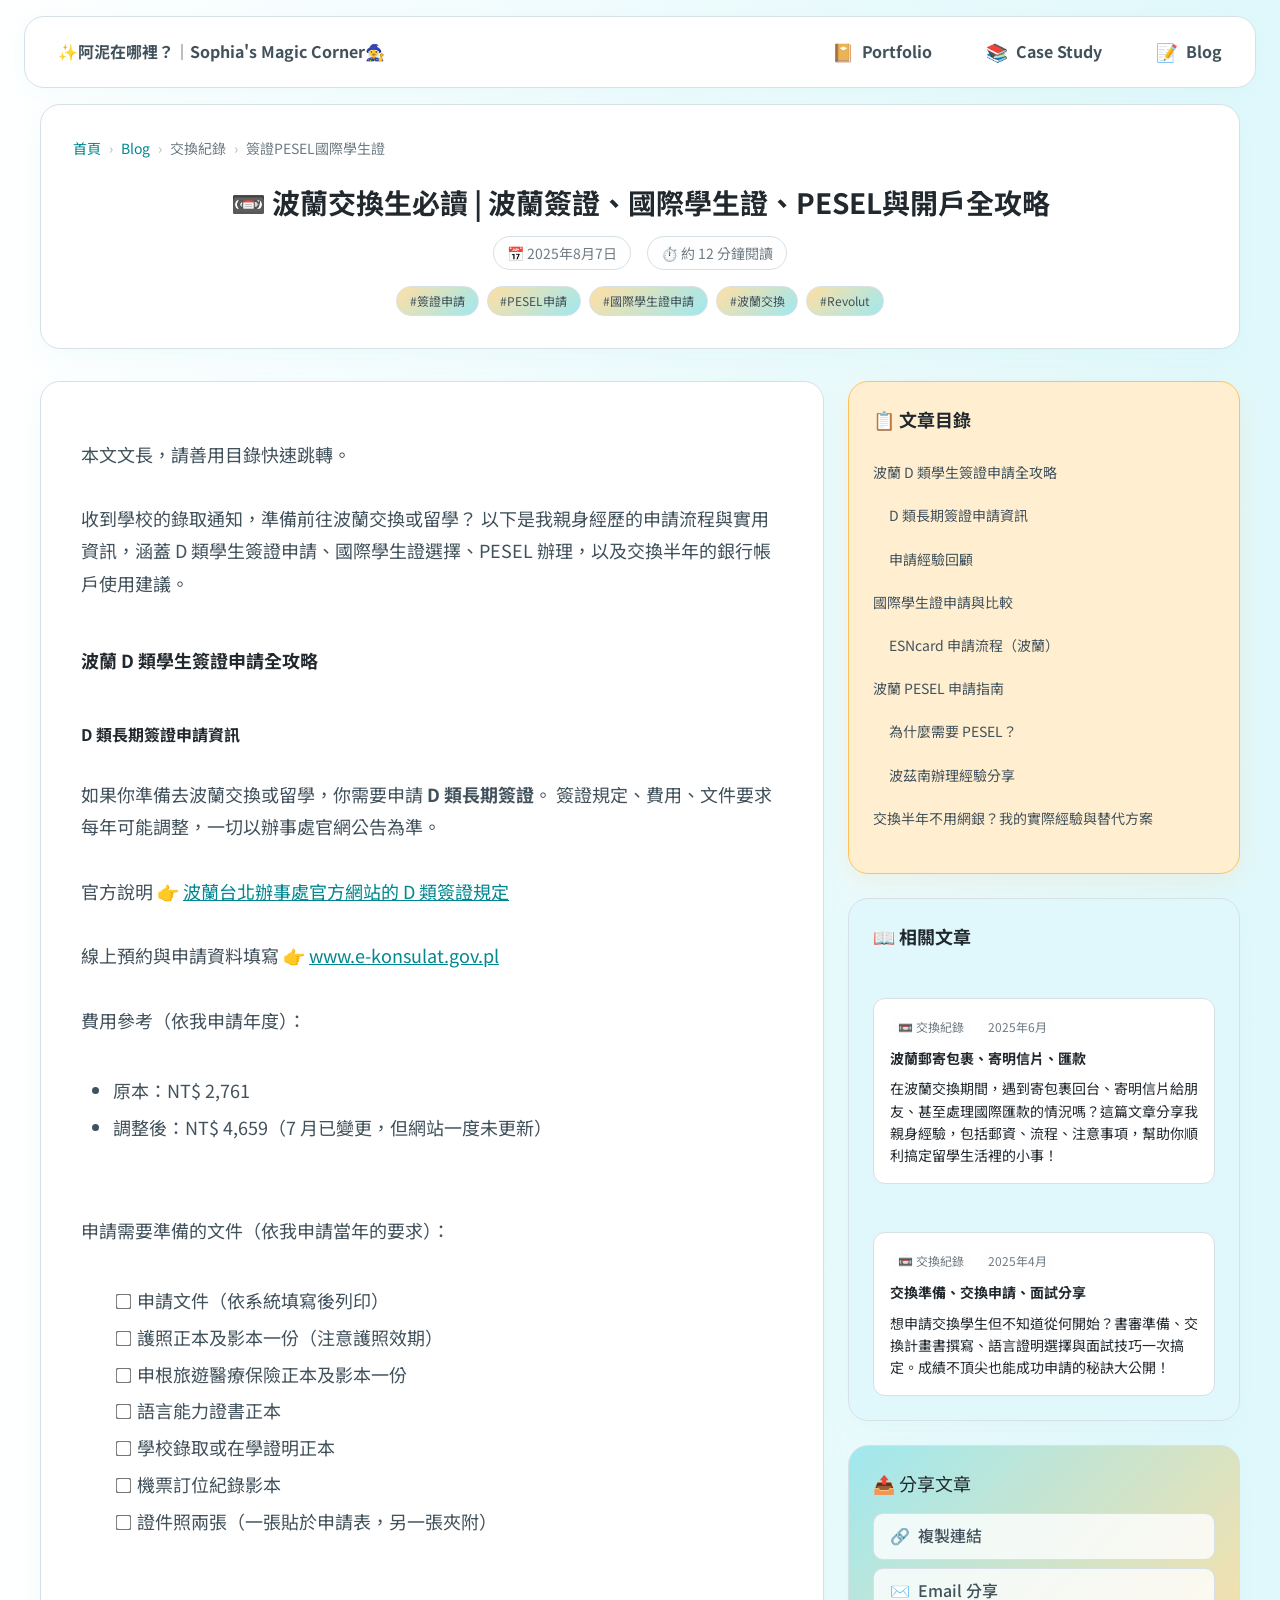
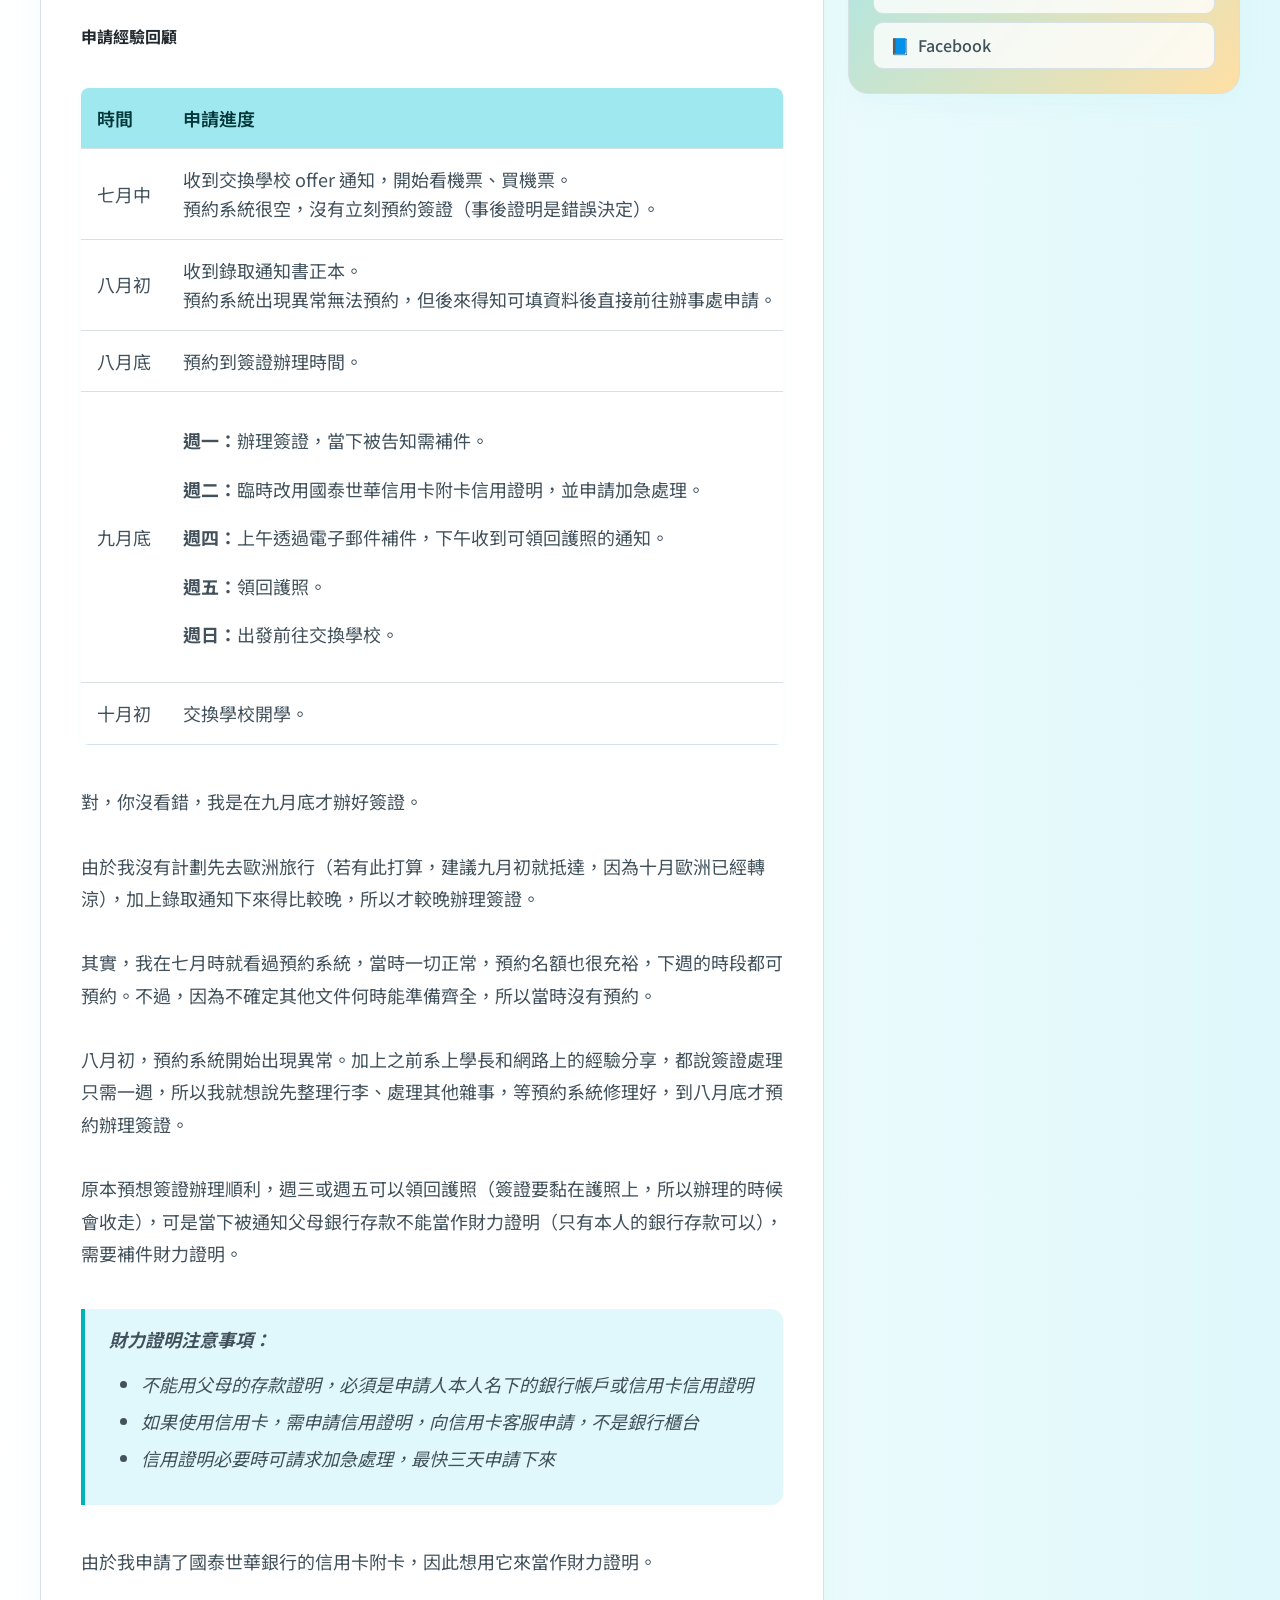
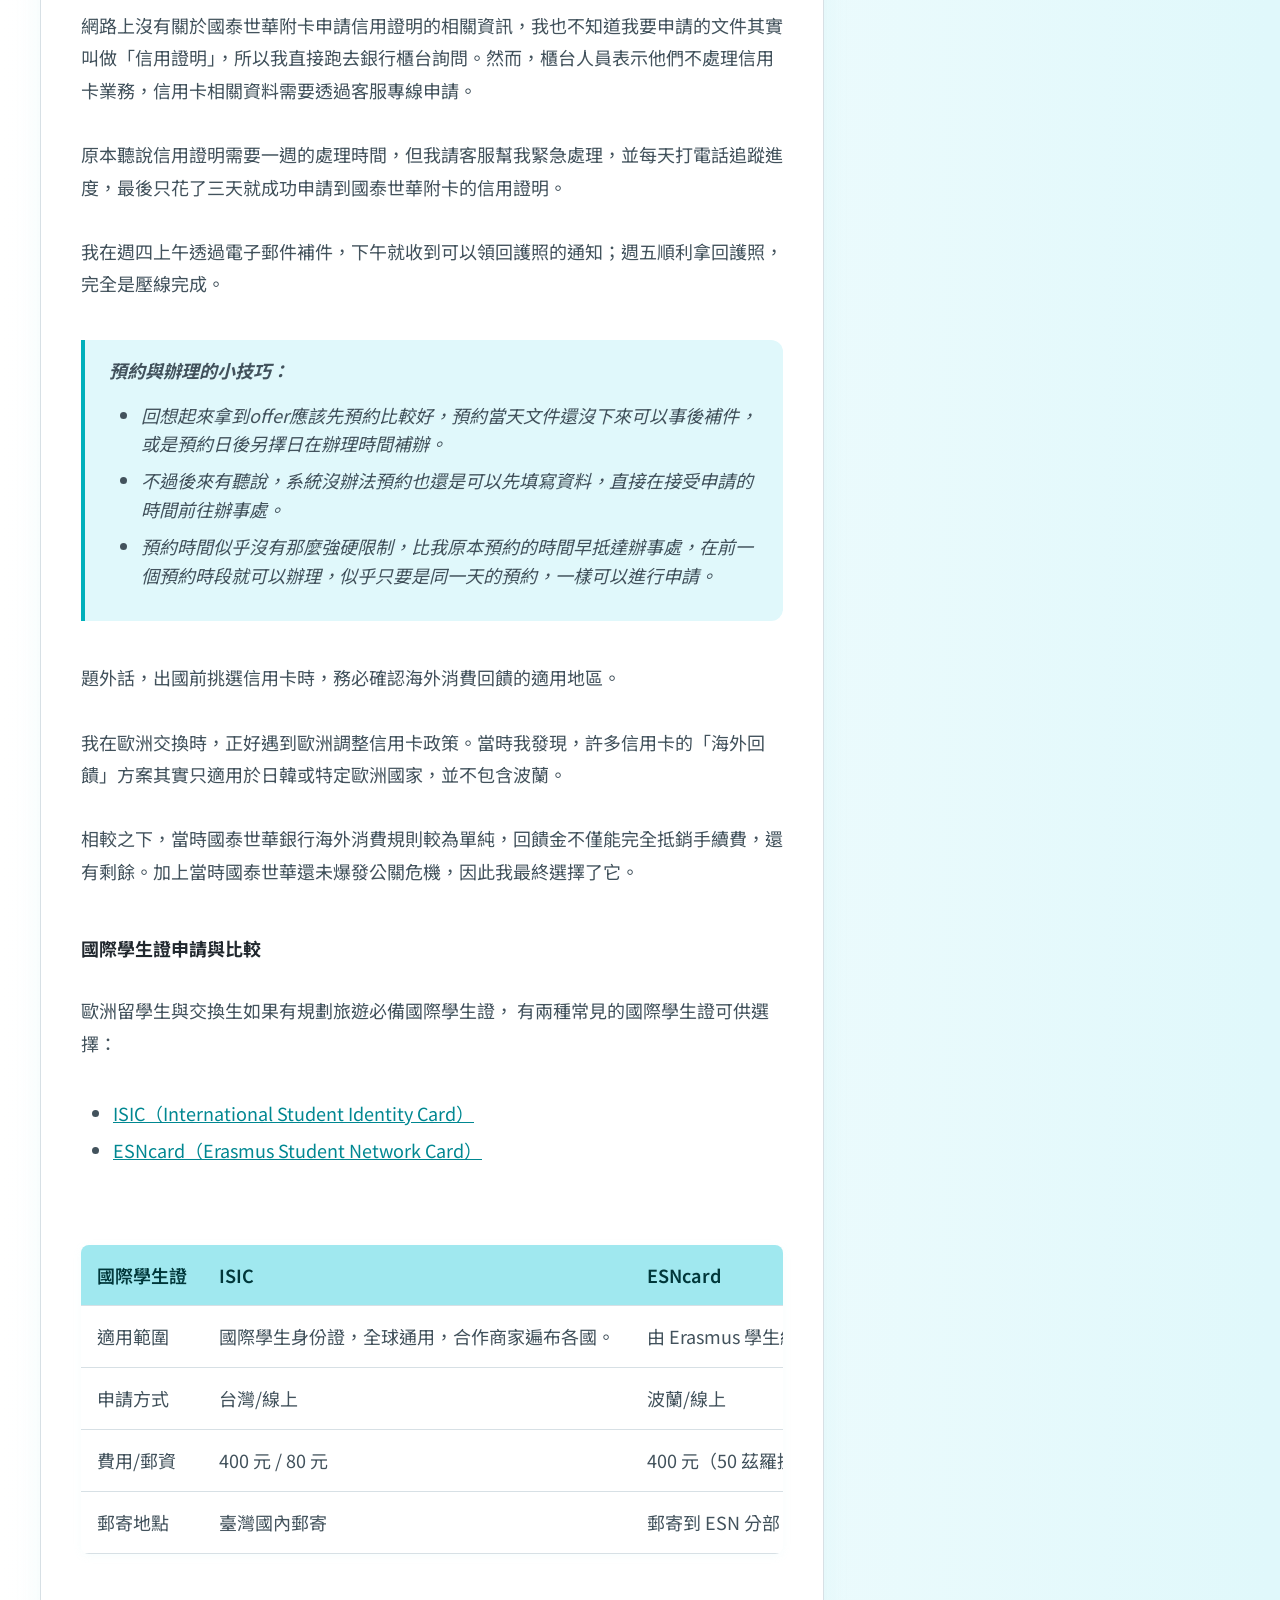
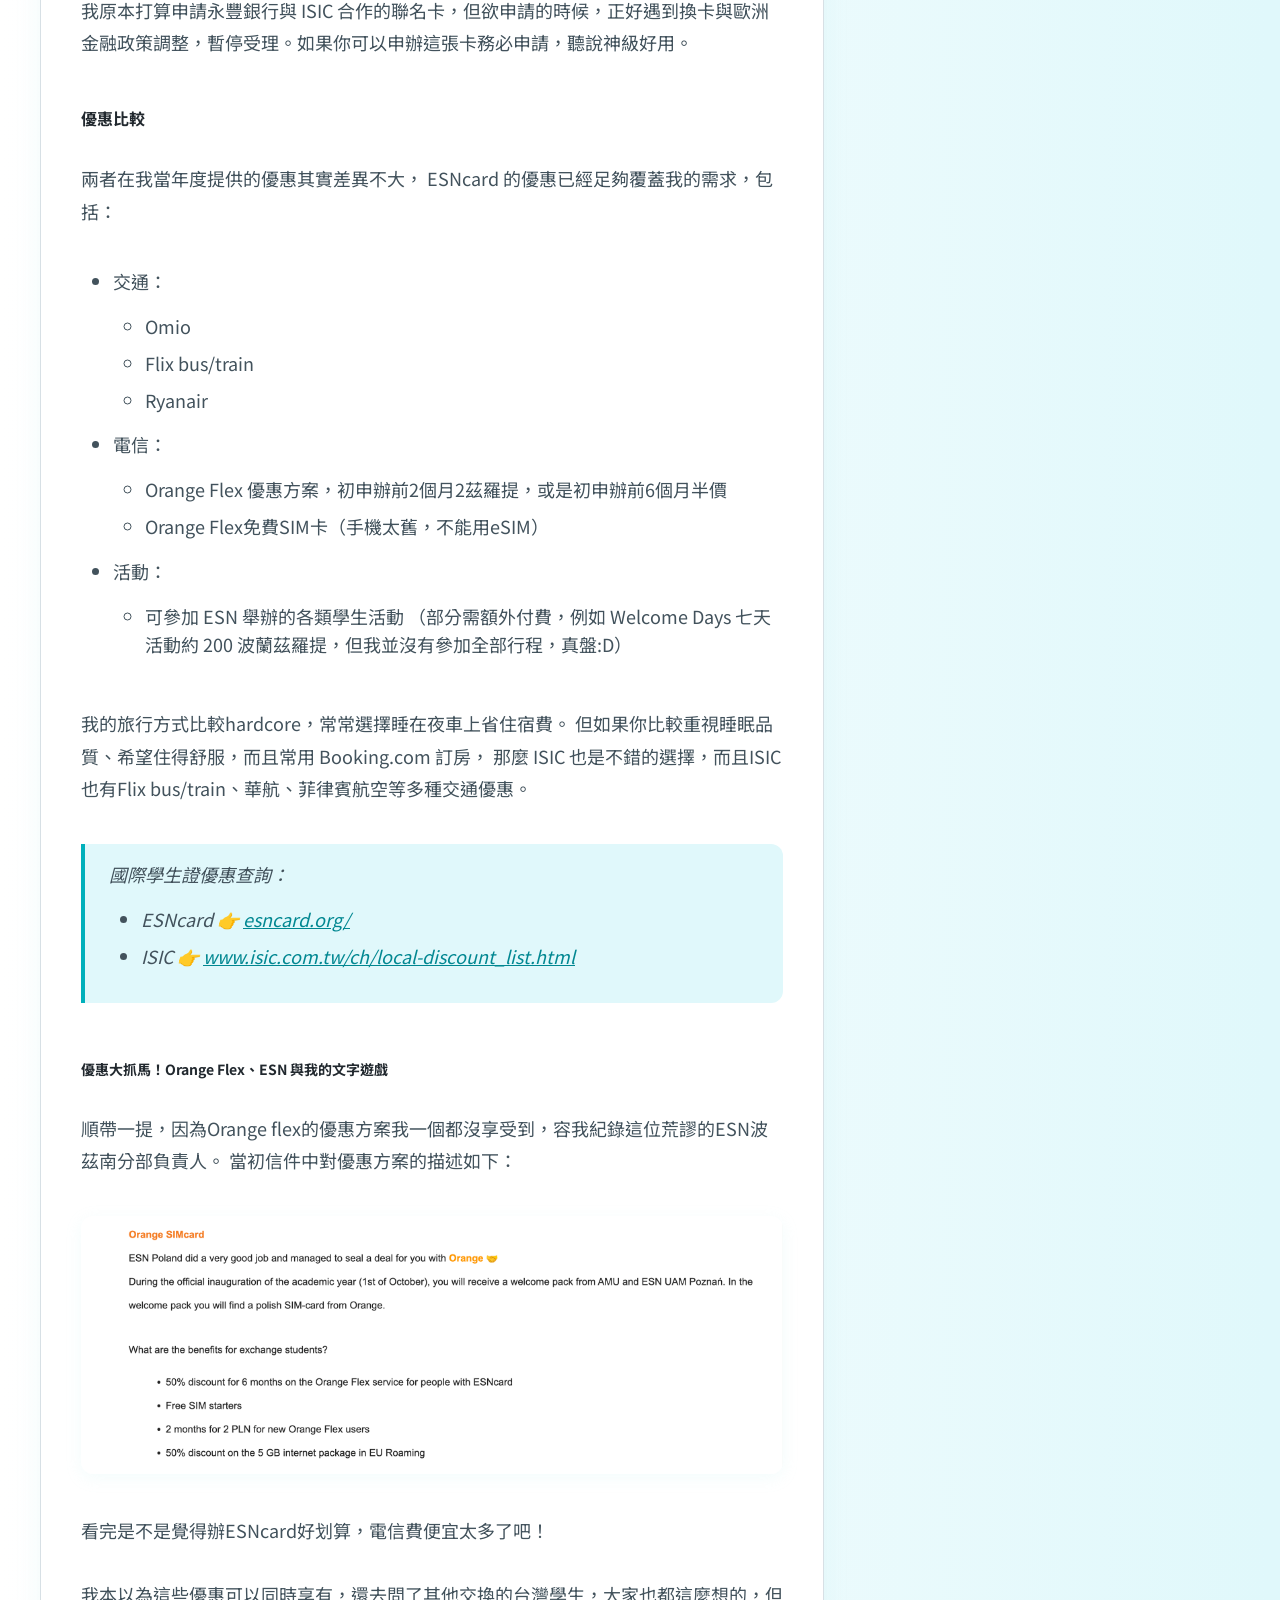
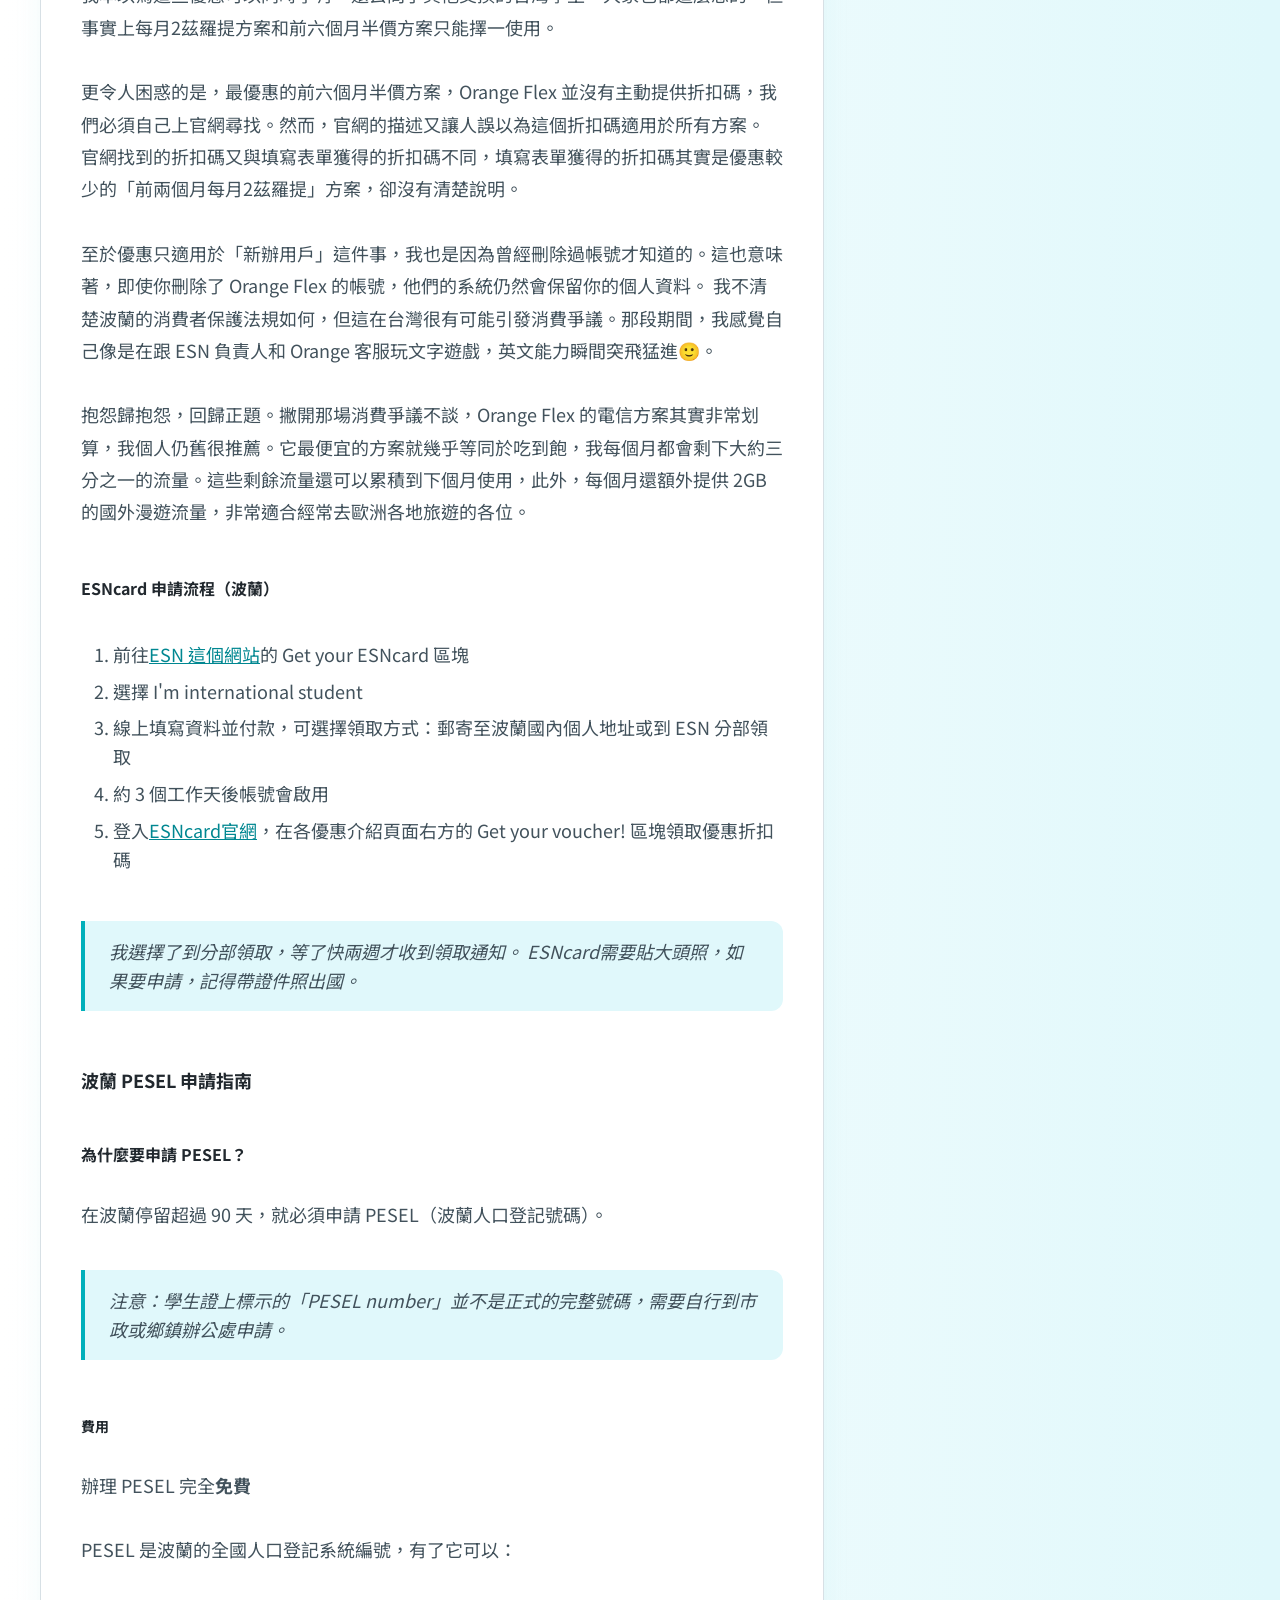
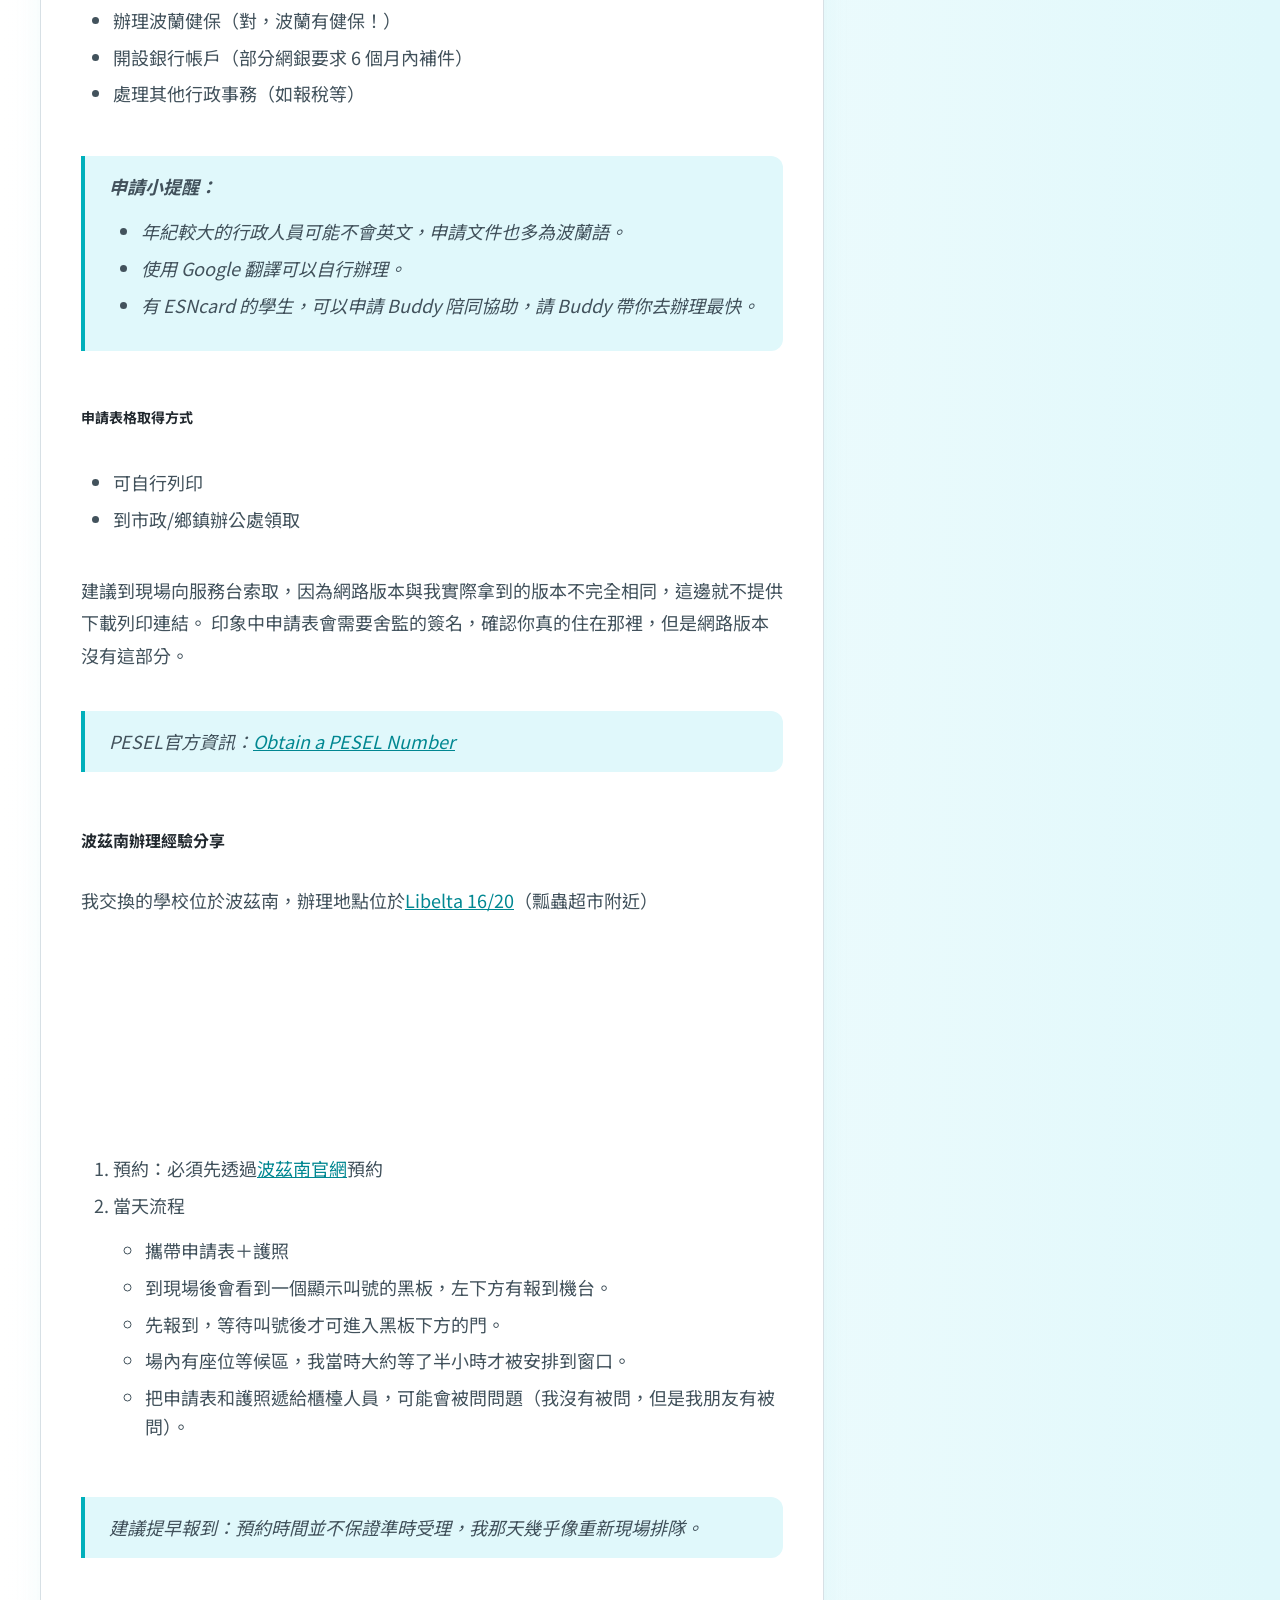
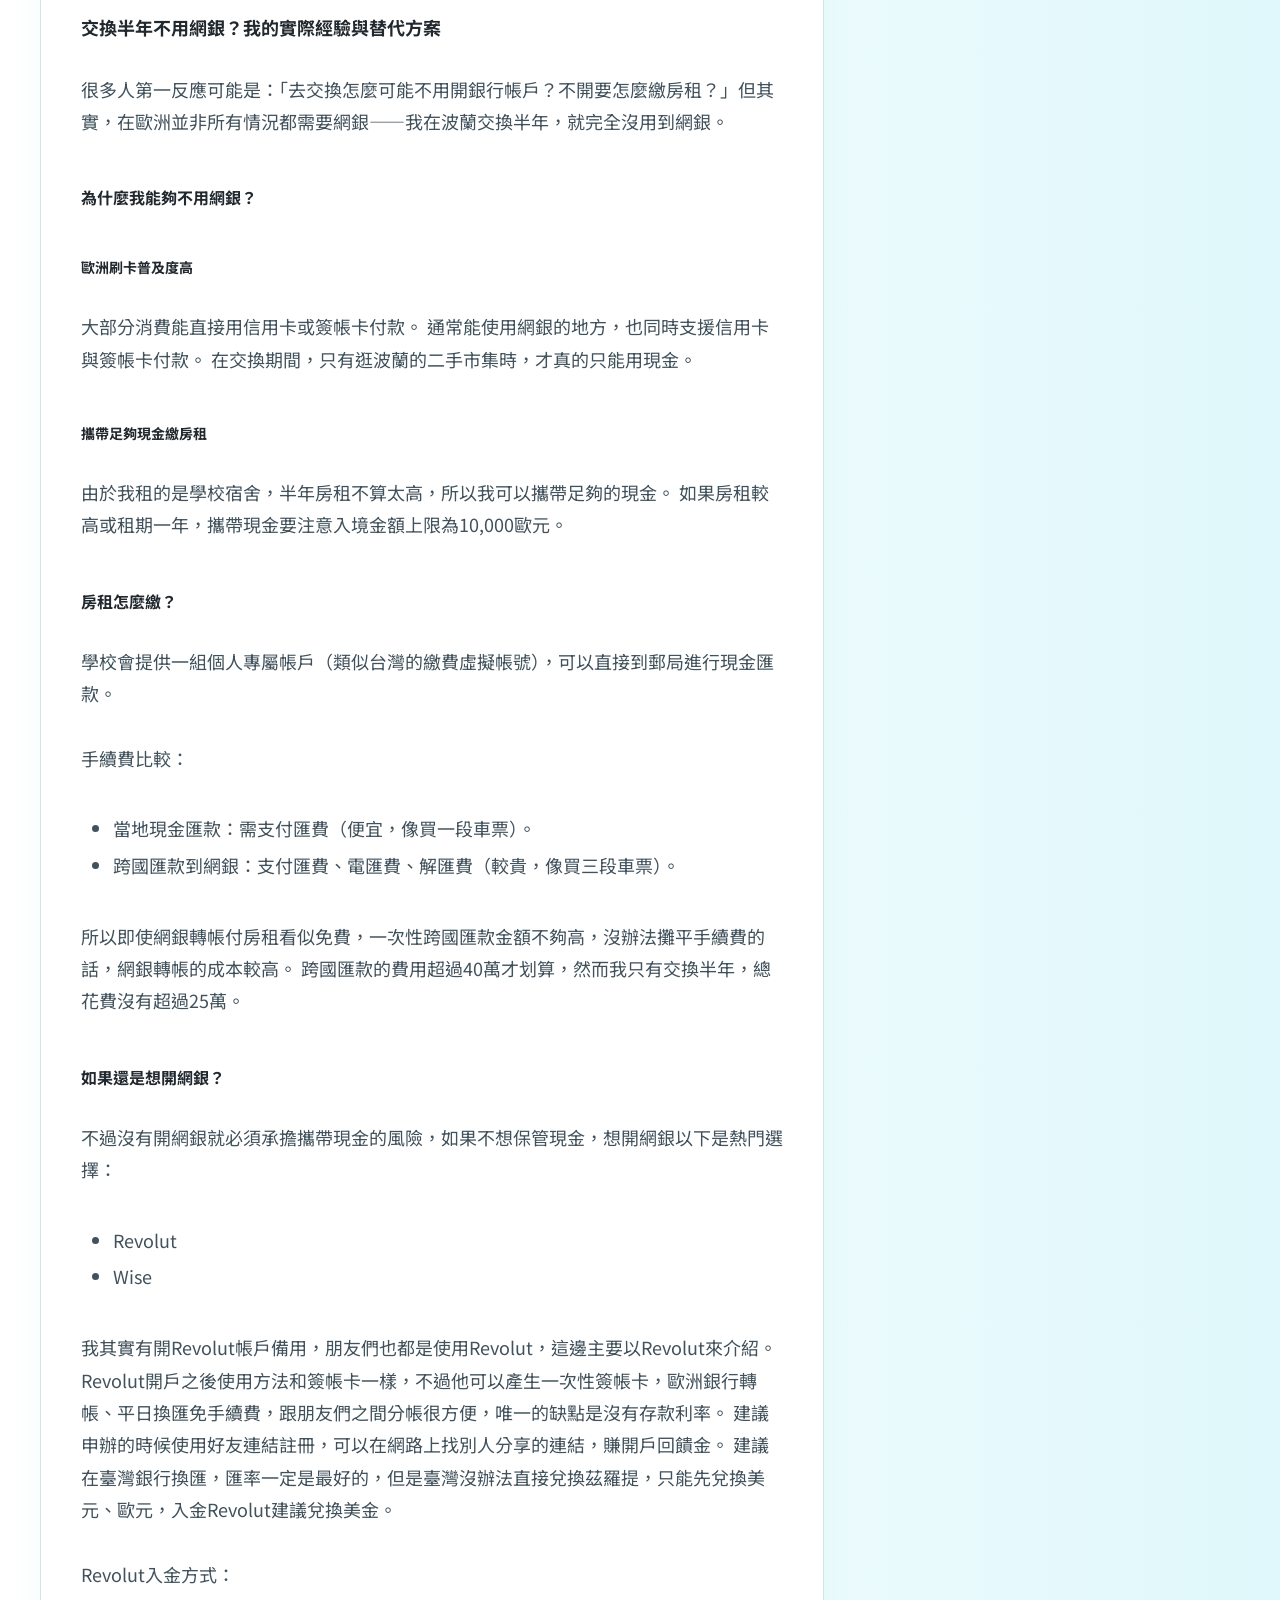
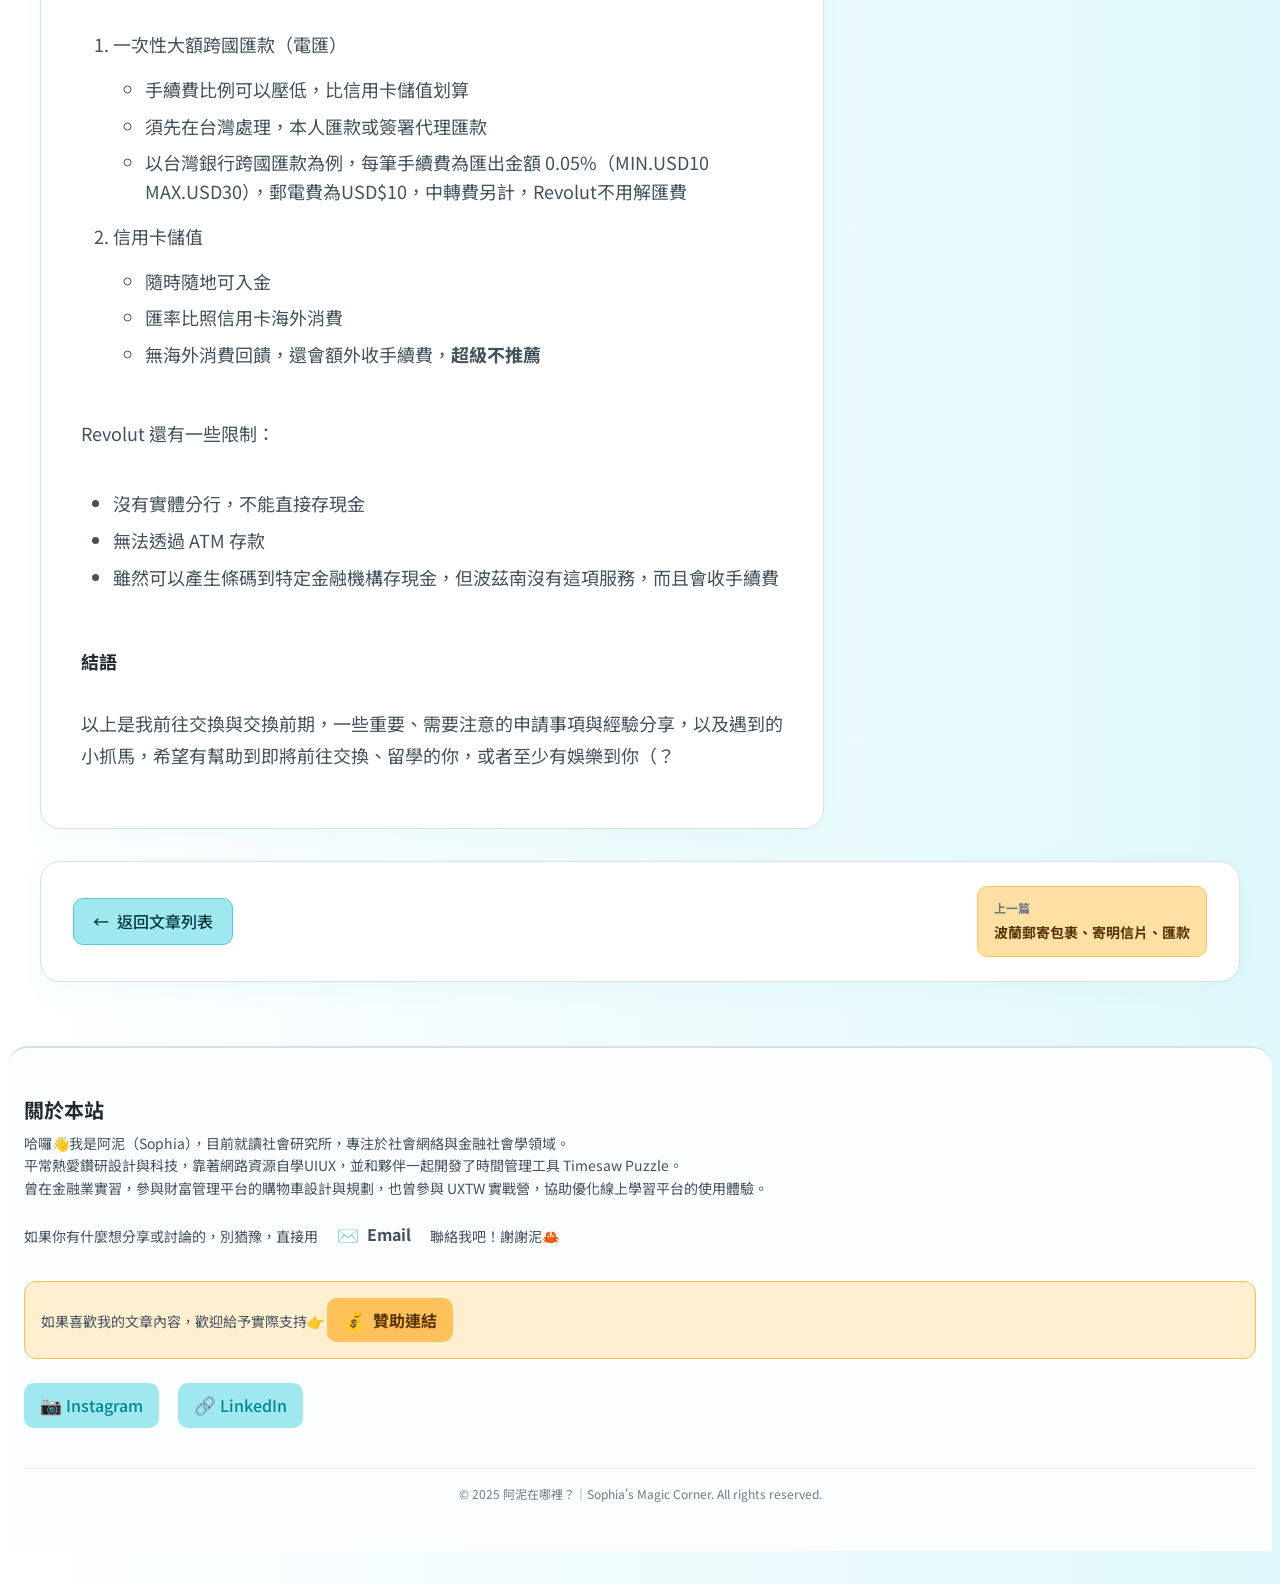
<file: exchangestudent-1.html>
<!DOCTYPE html>
<html lang="zh-Hant">
<head>
    <meta charset="UTF-8">
    <meta name="viewport" content="width=device-width, initial-scale=1.0">
    <title>📼交換紀錄 | 波蘭簽證、國際學生證、PESEL與開戶全攻略 - 阿泥在哪裡？</title>
    
    <!-- SEO Meta Tags -->
    <meta name="description" content="交換前期必須處理的重要手續，從申請簽證到網銀開戶，眉眉角角詳細說給你聽！">
    <meta name="author" content="Sophia Liu">
    <meta name="keywords" content="波蘭交換, PESEL申請, ESNcard申請, 簽證申請, Revolut, 波蘭, 波蘭D類簽證, 波蘭簽證, 波蘭留學簽證, 波蘭交換學生簽證, 波蘭台北辦事處, 波蘭長期簽證, D類學生簽證, 波蘭學生簽證文件, 波蘭簽證流程, 波蘭財力證明, 波蘭簽證費用, 波蘭簽證注意事項, 波蘭國際學生證, 波蘭交換經驗分享, 波蘭簽證預約, 波蘭波茲南交換">

    <!-- Open Graph Tags -->
    <meta property="og:title" content="📼交換紀錄 |波蘭簽證、國際學生證、PESEL與開戶全攻略">
    <meta property="og:description" content="準備去波蘭交換或留學？這篇指南幫你一次搞定！內容涵蓋D類學生簽證申請、ISIC/ESNcard選擇、PESEL辦理，以及交換半年銀行帳戶的實用建議。透過作者親身經驗，讓你行前準備不慌亂，輕鬆啟程。">
    <meta property="og:type" content="article">
    <meta property="article:author" content="Sophia Liu">
    <meta property="article:published_time" content="2025-08-07">
    <meta property="article:section" content="交換紀錄">
    <meta property="article:tag" content="交換學生">

    <!-- Google Fonts -->
    <link href="https://fonts.googleapis.com/css2?family=Noto+Sans+TC:wght@400;700&display=swap" rel="stylesheet">
    
    <!-- Google Material Icons -->
    <link href="https://fonts.googleapis.com/icon?family=Material+Icons" rel="stylesheet">

    <!-- Stylesheet -->
    <link rel="stylesheet" href="style.css">

    <!-- Google Analytics -->
    <script async src="https://www.googletagmanager.com/gtag/js?id=G-H5KNZ3T763"></script>
    <script>
        window.dataLayer = window.dataLayer || [];
        function gtag(){dataLayer.push(arguments);}
        gtag('js', new Date());
        gtag('config', 'G-H5KNZ3T763');
    </script>
</head>
<body>
    <!-- 載入畫面 -->
    <div class="loading-screen" id="loading-screen">
        <div class="loading-content">
            <div class="loading-spinner"></div>
            <p>載入文章中...</p>
        </div>
    </div>
    <div class="article-page">
        <!-- Header 與 Navbar -->
        <header class="top-app-bar">
            <div class="app-bar-container">
                <a href="./index.html" class="nav-link">✨阿泥在哪裡？｜Sophia's Magic Corner🧙‍♀️</a>
                <nav class="nav-links">
                    <a href="./portfolio.html" class="nav-link btn-icon-text">
                        <span class="icon">📔</span>
                        <span class="nav-text">Portfolio</span>
                    </a>
                    <a href="./casestudy.html" class="nav-link btn-icon-text">
                        <span class="icon">📚</span>
                        <span class="nav-text">Case Study</span>
                    </a>
                    <a href="./blog.html" class="nav-link btn-icon-text">
                        <span class="icon">📝</span>
                        <span class="nav-text">Blog</span>
                    </a>
                </nav>
                <button class="menu-icon btn-icon-only" id="menu-toggle">
                    <span class="material-icons">menu</span>
                </button>
            </div>

            <!-- 手機版 dropdown menu -->
            <div class="mobile-menu" id="mobile-menu">
                <a href="./portfolio.html" class="nav-link btn-icon-text">
                    <span class="icon">📔</span>
                    <span>Portfolio</span>
                </a>
                <a href="./casestudy.html" class="nav-link btn-icon-text">
                    <span class="icon">📚</span>
                    <span>Case Study</span>
                </a>
                <a href="./blog.html" class="nav-link btn-icon-text">
                    <span class="icon">📝</span>
                    <span>Blog</span>
                </a>
            </div>
        </header>

        <!-- 文章標頭區域 -->
        <div class="article-header">
            <!-- 麵包屑導航 -->
            <nav class="breadcrumb">
                <a href="./index.html">首頁</a>
                <span class="separator">›</span>
                <a href="./blog.html">Blog</a>
                <span class="separator">›</span>
                <span>交換紀錄</span>
                <span class="separator">›</span>
                <span>簽證PESEL國際學生證</span>
            </nav>

            <!-- 文章標題區 -->
            <div class="article-title-section">
                <h1>📼 波蘭交換生必讀 | 波蘭簽證、國際學生證、PESEL與開戶全攻略</h1>
                
                <div class="article-info">
                    <span class="publish-date">📅 2025年8月7日</span>
                    <span class="read-time">⏱️ 約 12 分鐘閱讀</span>
                </div>
                
                <div class="article-tags">
                    <span class="article-tag">#簽證申請</span>
                    <span class="article-tag">#PESEL申請</span>
                    <span class="article-tag">#國際學生證申請</span>
                    <span class="article-tag">#波蘭交換</span>
                    <span class="article-tag">#Revolut</span>
                </div>
            </div>
        </div>

        <!-- Article Bento Grid 佈局 -->
        <div class="article-bento-grid">
            <!-- 目錄(平板和手機版使用) -->
            <div class="toc-container">
                <h3>📋 文章目錄</h3>
                <nav class="toc">
                    <ul class="toc-list">
                        <li><a href="#波蘭 D 類學生簽證申請全攻略" class="toc-link toc-level-1">波蘭 D 類學生簽證申請全攻略</a></li>
                        <li><a href="#D 類長期簽證申請資訊" class="toc-link toc-level-2">D 類長期簽證申請資訊</a></li>
                        <li><a href="#申請經驗回顧" class="toc-link toc-level-2">申請經驗回顧</a></li>
                        <li><a href="#國際學生證申請與比較" class="toc-link toc-level-1">國際學生證申請與比較</a></li>
                        <li><a href="#ESNcard 申請流程（波蘭）" class="toc-link toc-level-2">ESNcard 申請流程（波蘭）</a></li>
                        <li><a href="#波蘭 PESEL 申請指南" class="toc-link toc-level-1">波蘭 PESEL 申請指南</a></li>
                        <li><a href="#為什麼需要 PESEL？" class="toc-link toc-level-2">為什麼需要 PESEL？</a></li>
                        <li><a href="#波茲南辦理經驗分享" class="toc-link toc-level-2">波茲南辦理經驗分享</a></li>
                        <li><a href="#交換半年不用網銀？我的實際經驗與替代方案" class="toc-link toc-level-1">交換半年不用網銀？我的實際經驗與替代方案</a></li>
                        <li><a href="#為什麼我能夠不用網銀？" class="toc-link toc-level-2">為什麼我能夠不用網銀？</a></li>
                        <li><a href="#房租怎麼繳？" class="toc-link toc-level-2">房租怎麼繳？</a></li>
                        <li><a href="#如果還是想開網銀？" class="toc-link toc-level-2">如果還是想開網銀？</a></li>
                        <li><a href="#結語" class="toc-link toc-level-1">結語</a></li>
                    </ul>
                </nav>
            </div>
            <!-- 主要文章內容 -->
            <article class="article-content">
                <p>
                    本文文長，請善用目錄快速跳轉。
                </p>
                <p>
                    收到學校的錄取通知，準備前往波蘭交換或留學？
                    以下是我親身經歷的申請流程與實用資訊，涵蓋 D 類學生簽證申請、國際學生證選擇、PESEL 辦理，以及交換半年的銀行帳戶使用建議。
                </p>
                
                <h2>波蘭 D 類學生簽證申請全攻略</h2>

                <h3>D 類長期簽證申請資訊</h3>
                <p>
                    如果你準備去波蘭交換或留學，你需要申請 <strong>D 類長期簽證</strong>。
                    簽證規定、費用、文件要求每年可能調整，一切以辦事處官網公告為準。
                </p>
                <p>官方說明 👉 <a href="https://poland.tw/web/tajwan-zh/c-type-schengen-visa">波蘭台北辦事處官方網站的 D 類簽證規定</a></p>
                <p>線上預約與申請資料填寫 👉 <a href="https://secure.e-konsulat.gov.pl/">www.e-konsulat.gov.pl</a> </p>
                <p>
                    費用參考（依我申請年度）：
                    <ul>
                        <li>原本：NT$ 2,761</li>
                        <li>調整後：NT$ 4,659（7 月已變更，但網站一度未更新）</li>
                    </ul>
                </p>
                
                <p>
                    申請需要準備的文件（依我申請當年的要求）：
                    <ul style="list-style: none;">
                        <li>
                            <input type="checkbox" id="task1" name="task1" style="transform: scale(1.2);">
                            <label for="task1">申請文件（依系統填寫後列印）</label>
                        </li>
                        <li>
                            <input type="checkbox" id="task2" name="task2" style="transform: scale(1.2);">
                            <label for="task2">護照正本及影本一份（注意護照效期）</label>
                        </li>
                        <li>
                            <input type="checkbox" id="task3" name="task3" style="transform: scale(1.2);">
                            <label for="task3">申根旅遊醫療保險正本及影本一份</label>
                        </li>
                        <li>
                            <input type="checkbox" id="task4" name="task4" style="transform: scale(1.2);">
                            <label for="task4">語言能力證書正本</label>
                        </li>
                        <li>
                            <input type="checkbox" id="task5" name="task5" style="transform: scale(1.2);">
                            <label for="task5">學校錄取或在學證明正本</label>
                        </li>
                        <li>
                            <input type="checkbox" id="task6" name="task6" style="transform: scale(1.2);">
                            <label for="task6">機票訂位紀錄影本</label>
                        </li>
                        <li>
                            <input type="checkbox" id="task7" name="task7" style="transform: scale(1.2);">
                            <label for="task7">證件照兩張（一張貼於申請表，另一張夾附）</label>
                        </li>
                    </ul>
                </p>
                
                <h3>申請經驗回顧</h3>
                <table>
                    <thead>
                        <tr>
                        <th>時間</th>
                        <th>申請進度</th>
                        </tr>
                    </thead>
                    <tbody>
                        <tr>
                        <td>七月中</td>
                        <td>收到交換學校 offer 通知，開始看機票、買機票。<br>預約系統很空，沒有立刻預約簽證（事後證明是錯誤決定）。</td>
                        </tr>
                        <tr>
                        <td>八月初</td>
                        <td>收到錄取通知書正本。<br>預約系統出現異常無法預約，但後來得知可填資料後直接前往辦事處申請。</td>
                        </tr>
                        <tr>
                        <td>八月底</td>
                        <td>預約到簽證辦理時間。</td>
                        </tr>
                        <tr>
                        <td>九月底</td>
                        <td>
                            <p><strong>週一：</strong>辦理簽證，當下被告知需補件。</p>
                            <p><strong>週二：</strong>臨時改用國泰世華信用卡附卡信用證明，並申請加急處理。</p>
                            <p><strong>週四：</strong>上午透過電子郵件補件，下午收到可領回護照的通知。</p>
                            <p><strong>週五：</strong>領回護照。</p>
                            <p><strong>週日：</strong>出發前往交換學校。</p>
                        </td>
                        </tr>
                        <tr>
                        <td>十月初</td>
                        <td>交換學校開學。</td>
                        </tr>
                    </tbody>
                </table>
                <p>對，你沒看錯，我是在九月底才辦好簽證。</p>
                <p>由於我沒有計劃先去歐洲旅行（若有此打算，建議九月初就抵達，因為十月歐洲已經轉涼），加上錄取通知下來得比較晚，所以才較晚辦理簽證。</p>
                <p>其實，我在七月時就看過預約系統，當時一切正常，預約名額也很充裕，下週的時段都可預約。不過，因為不確定其他文件何時能準備齊全，所以當時沒有預約。</p>
                <p>八月初，預約系統開始出現異常。加上之前系上學長和網路上的經驗分享，都說簽證處理只需一週，所以我就想說先整理行李、處理其他雜事，等預約系統修理好，到八月底才預約辦理簽證。</p>
                <p>原本預想簽證辦理順利，週三或週五可以領回護照（簽證要黏在護照上，所以辦理的時候會收走），可是當下被通知父母銀行存款不能當作財力證明（只有本人的銀行存款可以），需要補件財力證明。</p>
                <blockquote>
                    <strong>財力證明注意事項：</strong>
                    <ul>
                        <li>不能用父母的存款證明，必須是申請人本人名下的銀行帳戶或信用卡信用證明</li>
                        <li>如果使用信用卡，需申請信用證明，向信用卡客服申請，不是銀行櫃台</li>
                        <li>信用證明必要時可請求加急處理，最快三天申請下來</li>
                    </ul>
                </blockquote>
                <p>由於我申請了國泰世華銀行的信用卡附卡，因此想用它來當作財力證明。</p>
                <p>網路上沒有關於國泰世華附卡申請信用證明的相關資訊，我也不知道我要申請的文件其實叫做「信用證明」，所以我直接跑去銀行櫃台詢問。然而，櫃台人員表示他們不處理信用卡業務，信用卡相關資料需要透過客服專線申請。</p>
                <p>原本聽說信用證明需要一週的處理時間，但我請客服幫我緊急處理，並每天打電話追蹤進度，最後只花了三天就成功申請到國泰世華附卡的信用證明。</p>
                <p>我在週四上午透過電子郵件補件，下午就收到可以領回護照的通知；週五順利拿回護照，完全是壓線完成。</p>
                
                <blockquote>
                    <strong>預約與辦理的小技巧：</strong>
                    <ul>
                        <li>回想起來拿到offer應該先預約比較好，預約當天文件還沒下來可以事後補件，或是預約日後另擇日在辦理時間補辦。</li>
                        <li>不過後來有聽說，系統沒辦法預約也還是可以先填寫資料，直接在接受申請的時間前往辦事處。</li>
                        <li>預約時間似乎沒有那麼強硬限制，比我原本預約的時間早抵達辦事處，在前一個預約時段就可以辦理，似乎只要是同一天的預約，一樣可以進行申請。</li>
                    </ul>
                </blockquote>
                <p>題外話，出國前挑選信用卡時，務必確認海外消費回饋的適用地區。</p>
                <p>我在歐洲交換時，正好遇到歐洲調整信用卡政策。當時我發現，許多信用卡的「海外回饋」方案其實只適用於日韓或特定歐洲國家，並不包含波蘭。</p>
                <p>相較之下，當時國泰世華銀行海外消費規則較為單純，回饋金不僅能完全抵銷手續費，還有剩餘。加上當時國泰世華還未爆發公關危機，因此我最終選擇了它。</p>
                

                <h2>國際學生證申請與比較</h2>
                <p>
                    歐洲留學生與交換生如果有規劃旅遊必備國際學生證，
                    有兩種常見的國際學生證可供選擇：
                    <ul>
                        <li>
                            <a href="https://www.isic.com.tw/ch/index.html">ISIC（International Student Identity Card）</a>
                        </li>
                        <li>
                            <a href="https://esncard.org/">ESNcard（Erasmus Student Network Card）</a>
                        </li>
                    </ul>
                </p>
                <table>
                    <thead>
                        <tr>
                            <th>國際學生證</th>
                            <th>ISIC</th>
                            <th>ESNcard</th>
                        </tr>
                    </thead>
                    <tbody>
                        <tr>
                            <td>適用範圍</td>
                            <td>國際學生身份證，全球通用，合作商家遍布各國。</td>
                            <td>由 Erasmus 學生組織推出，合作商家以歐洲為主。</td>
                        </tr>
                        <tr>
                            <td>申請方式</td>
                            <td>台灣/線上</td>
                            <td>波蘭/線上</td>
                        </tr>
                        <tr>
                            <td>費用/郵資</td>
                            <td>400 元 / 80 元</td>
                            <td>400 元（50 茲羅提）/ 8 元（1 茲羅提）</td>
                        </tr>
                        <tr>
                            <td>郵寄地點</td>
                            <td>臺灣國內郵寄</td>
                            <td>郵寄到 ESN 分部</td>
                        </tr>
                    </tbody>
                </table>
                <p>我原本打算申請永豐銀行與 ISIC 合作的聯名卡，但欲申請的時候，正好遇到換卡與歐洲金融政策調整，暫停受理。如果你可以申辦這張卡務必申請，聽說神級好用。</p>
                
                <h3>優惠比較</h3>
                <p>兩者在我當年度提供的優惠其實差異不大， ESNcard 的優惠已經足夠覆蓋我的需求，包括：</p>
                <ul>
                    <li>
                        交通：
                        <ul>
                            <li>Omio</li>
                            <li>Flix bus/train</li>
                            <li>Ryanair</li>
                        </ul>
                    </li>
                    <li>
                        電信：
                        <ul>
                            <li>Orange Flex 優惠方案，初申辦前2個月2茲羅提，或是初申辦前6個月半價</li>
                            <li>Orange Flex免費SIM卡（手機太舊，不能用eSIM）</li>
                        </ul>
                    </li>
                    <li>
                        活動：
                        <ul>
                            <li>可參加 ESN 舉辦的各類學生活動
                                （部分需額外付費，例如 Welcome Days 七天活動約 200 波蘭茲羅提，但我並沒有參加全部行程，真盤:D）
                            </li>
                        </ul>
                    </li>
                </ul>
                <p>
                    我的旅行方式比較hardcore，常常選擇睡在夜車上省住宿費。
                    但如果你比較重視睡眠品質、希望住得舒服，而且常用 Booking.com 訂房，
                    那麼 ISIC 也是不錯的選擇，而且ISIC也有Flix bus/train、華航、菲律賓航空等多種交通優惠。
                </p>
                <blockquote>
                    國際學生證優惠查詢：
                    <ul>
                        <li>ESNcard 👉 <a href="https://esncard.org/">esncard.org/</a></li>
                        <li>ISIC 👉 <a href="https://www.isic.com.tw/ch/local-discount_list.html">www.isic.com.tw/ch/local-discount_list.html</a></li>
                    </ul>
                </blockquote>
                <h4>優惠大抓馬！Orange Flex、ESN 與我的文字遊戲</h4>
                <p>
                    順帶一提，因為Orange flex的優惠方案我一個都沒享受到，容我紀錄這位荒謬的ESN波茲南分部負責人。
                    當初信件中對優惠方案的描述如下：
                </p>
                <img src="./img/orangpromo.png" alt="信件中對於Orange flex電信優惠方案的描述">
                <p>看完是不是覺得辦ESNcard好划算，電信費便宜太多了吧！</p>
                <p>我本以為這些優惠可以同時享有，還去問了其他交換的台灣學生，大家也都這麼想的，但事實上每月2茲羅提方案和前六個月半價方案只能擇一使用。</p>
                <p>
                    更令人困惑的是，最優惠的前六個月半價方案，Orange Flex 並沒有主動提供折扣碼，我們必須自己上官網尋找。然而，官網的描述又讓人誤以為這個折扣碼適用於所有方案。
                    官網找到的折扣碼又與填寫表單獲得的折扣碼不同，填寫表單獲得的折扣碼其實是優惠較少的「前兩個月每月2茲羅提」方案，卻沒有清楚說明。
                </p>
                <p>
                    至於優惠只適用於「新辦用戶」這件事，我也是因為曾經刪除過帳號才知道的。這也意味著，即使你刪除了 Orange Flex 的帳號，他們的系統仍然會保留你的個人資料。
                    我不清楚波蘭的消費者保護法規如何，但這在台灣很有可能引發消費爭議。那段期間，我感覺自己像是在跟 ESN 負責人和 Orange 客服玩文字遊戲，英文能力瞬間突飛猛進🙂。
                </p>
                <p>
                    抱怨歸抱怨，回歸正題。撇開那場消費爭議不談，Orange Flex 的電信方案其實非常划算，我個人仍舊很推薦。它最便宜的方案就幾乎等同於吃到飽，我每個月都會剩下大約三分之一的流量。這些剩餘流量還可以累積到下個月使用，此外，每個月還額外提供 2GB 的國外漫遊流量，非常適合經常去歐洲各地旅遊的各位。
                </p>
                

                <h3>ESNcard 申請流程（波蘭）</h3>
                <ol>
                    <li>前往<a href="https://card.esn.pl/">ESN 這個網站</a>的 Get your ESNcard 區塊</li>
                    <li>選擇 I'm international student</li>
                    <li>線上填寫資料並付款，可選擇領取方式：郵寄至波蘭國內個人地址或到 ESN 分部領取</li>
                    <li>約 3 個工作天後帳號會啟用</li>
                    <li>登入<a href="https://esncard.org/">ESNcard官網</a>，在各優惠介紹頁面右方的 Get your voucher! 區塊領取優惠折扣碼</li>
                </ol>
                <blockquote>
                    我選擇了到分部領取，等了快兩週才收到領取通知。
                    ESNcard需要貼大頭照，如果要申請，記得帶證件照出國。
                </blockquote>

                <h2 id="波蘭-pesel-申請指南">波蘭 PESEL 申請指南</h2>
                <h3>為什麼要申請 PESEL？</h3>
                <p>在波蘭停留超過 90 天，就必須申請 PESEL（波蘭人口登記號碼）。</p>
                <blockquote>注意：學生證上標示的「PESEL number」並不是正式的完整號碼，需要自行到市政或鄉鎮辦公處申請。</blockquote>
                
                <h4>費用</h4>
                <p>辦理 PESEL 完全<strong>免費</strong></p>
                
                <p>PESEL 是波蘭的全國人口登記系統編號，有了它可以：</p>
                <ul>
                    <li>辦理波蘭健保（對，波蘭有健保！）</li>
                    <li>開設銀行帳戶（部分網銀要求 6 個月內補件）</li>
                    <li>處理其他行政事務（如報稅等）</li>
                </ul>
                <blockquote>
                    <strong>申請小提醒：</strong>
                    <ul>
                        <li>年紀較大的行政人員可能不會英文，申請文件也多為波蘭語。</li>
                        <li>使用 Google 翻譯可以自行辦理。</li>
                        <li>有 ESNcard 的學生，可以申請 Buddy 陪同協助，請 Buddy 帶你去辦理最快。</li>
                    </ul>
                </blockquote>

                <h4>申請表格取得方式</h4>
                <ul>
                    <li>可自行列印</li>
                    <li>到市政/鄉鎮辦公處領取</li>
                </ul>
                <p>
                    建議到現場向服務台索取，因為網路版本與我實際拿到的版本不完全相同，這邊就不提供下載列印連結。
                    印象中申請表會需要舍監的簽名，確認你真的住在那裡，但是網路版本沒有這部分。
                </p>
                <blockquote>
                    PESEL官方資訊：<a href="https://www.gov.pl/web/gov/uzyskaj-numer-pesel--usluga-dla-cudzoziemcow-en">Obtain a PESEL Number</a>
                </blockquote>
                
                <h3>波茲南辦理經驗分享</h3>
                <p>我交換的學校位於波茲南，辦理地點位於<a href="https://maps.app.goo.gl/FXLeZLZbK6xh4YRk8">Libelta 16/20</a>（瓢蟲超市附近）</p>
                <iframe src="https://www.google.com/maps/embed?pb=!1m18!1m12!1m3!1d1216.8619558648802!2d16.920759225468313!3d52.41167978356068!2m3!1f0!2f0!3f0!3m2!1i1024!2i768!4f13.1!3m3!1m2!1s0x47045b49beebb38b%3A0x248440a35108fab5!2sUrz%C4%85d%20Stanu%20Cywilnego!5e0!3m2!1szh-TW!2stw!4v1754924927288!5m2!1szh-TW!2stw" width="400" height="300" style="border:0;" allowfullscreen="" loading="lazy" referrerpolicy="no-referrer-when-downgrade"></iframe>
                <ol>
                    <li>預約：必須先透過<a href="https://www.poznan.pl/mim/rezerwacje/?type=temat&rid=55948&parent=55948">波茲南官網</a>預約</li>
                    <li>
                        當天流程
                        <ul>
                            <li>攜帶申請表＋護照</li>
                            <li>到現場後會看到一個顯示叫號的黑板，左下方有報到機台。</li>
                            <li>先報到，等待叫號後才可進入黑板下方的門。</li>
                            <li>場內有座位等候區，我當時大約等了半小時才被安排到窗口。</li>
                            <li>把申請表和護照遞給櫃檯人員，可能會被問問題（我沒有被問，但是我朋友有被問）。</li>
                        </ul>
                    </li>
                </ol>
                <blockquote>建議提早報到：預約時間並不保證準時受理，我那天幾乎像重新現場排隊。</blockquote>

                <h2 id="交換半年不用網銀？我的實際經驗與替代方案">交換半年不用網銀？我的實際經驗與替代方案</h2>
                <p>很多人第一反應可能是：「去交換怎麼可能不用開銀行帳戶？不開要怎麼繳房租？」但其實，在歐洲並非所有情況都需要網銀——我在波蘭交換半年，就完全沒用到網銀。</p>
                <h3>為什麼我能夠不用網銀？</h3>
                <h4>歐洲刷卡普及度高</h4>
                <p>
                    大部分消費能直接用信用卡或簽帳卡付款。
                    通常能使用網銀的地方，也同時支援信用卡與簽帳卡付款。
                    在交換期間，只有逛波蘭的二手市集時，才真的只能用現金。
                </p>

                <h4>攜帶足夠現金繳房租</h4>
                <p>
                    由於我租的是學校宿舍，半年房租不算太高，所以我可以攜帶足夠的現金。
                    如果房租較高或租期一年，攜帶現金要注意入境金額上限為10,000歐元。
                </p>
                
                <h3>房租怎麼繳？</h3>
                <p>學校會提供一組個人專屬帳戶（類似台灣的繳費虛擬帳號），可以直接到郵局進行現金匯款。</p>
                <p>手續費比較：</p>
                <ul>
                    <li>當地現金匯款：需支付匯費（便宜，像買一段車票）。</li>
                    <li>跨國匯款到網銀：支付匯費、電匯費、解匯費（較貴，像買三段車票）。</li>
                </ul>
                <p>
                    所以即使網銀轉帳付房租看似免費，一次性跨國匯款金額不夠高，沒辦法攤平手續費的話，網銀轉帳的成本較高。
                    跨國匯款的費用超過40萬才划算，然而我只有交換半年，總花費沒有超過25萬。
                </p>
                <h3>如果還是想開網銀？</h3>
                <p>不過沒有開網銀就必須承擔攜帶現金的風險，如果不想保管現金，想開網銀以下是熱門選擇：</p>
                <ul>
                    <li>Revolut</li>
                    <li>Wise</li>
                </ul>
                <p>
                    我其實有開Revolut帳戶備用，朋友們也都是使用Revolut，這邊主要以Revolut來介紹。
                    Revolut開戶之後使用方法和簽帳卡一樣，不過他可以產生一次性簽帳卡，歐洲銀行轉帳、平日換匯免手續費，跟朋友們之間分帳很方便，唯一的缺點是沒有存款利率。
                    建議申辦的時候使用好友連結註冊，可以在網路上找別人分享的連結，賺開戶回饋金。
                    建議在臺灣銀行換匯，匯率一定是最好的，但是臺灣沒辦法直接兌換茲羅提，只能先兌換美元、歐元，入金Revolut建議兌換美金。
                </p>
                <p>Revolut入金方式：</p>
                <ol>
                    <li> 一次性大額跨國匯款（電匯）</li>
                    <ul>
                        <li>手續費比例可以壓低，比信用卡儲值划算</li>
                        <li>須先在台灣處理，本人匯款或簽署代理匯款</li>
                        <li>以台灣銀行跨國匯款為例，每筆手續費為匯出金額 0.05%（MIN.USD10 MAX.USD30），郵電費為USD$10，中轉費另計，Revolut不用解匯費</li>
                    </ul>
                    <li>信用卡儲值</li>
                    <ul>
                        <li>隨時隨地可入金</li>
                        <li>匯率比照信用卡海外消費</li>
                        <li>無海外消費回饋，還會額外收手續費，<strong>超級不推薦</strong></li>
                    </ul>
                </ol>
                <p>Revolut 還有一些限制：</p>
                <ul>
                    <li>沒有實體分行，不能直接存現金</li>
                    <li>無法透過 ATM 存款</li>
                    <li>雖然可以產生條碼到特定金融機構存現金，但波茲南沒有這項服務，而且會收手續費</li>
                </ul>
                <h2 id="結語">結語</h2>
                <p>以上是我前往交換與交換前期，一些重要、需要注意的申請事項與經驗分享，以及遇到的小抓馬，希望有幫助到即將前往交換、留學的你，或者至少有娛樂到你（？</p>
            </article>

            <!-- 側邊欄 -->
            <div class="article-sidebar">
                <!-- 目錄(桌面版使用) -->
                <div class="toc-container">
                    <h3>📋 文章目錄</h3>
                    <nav class="toc">
                        <ul class="toc-list">
                            <li><a href="#波蘭 D 類學生簽證申請全攻略" class="toc-link toc-level-1">波蘭 D 類學生簽證申請全攻略</a></li>
                            <li><a href="#D 類長期簽證申請資訊" class="toc-link toc-level-2">D 類長期簽證申請資訊</a></li>
                            <li><a href="#申請經驗回顧" class="toc-link toc-level-2">申請經驗回顧</a></li>
                            <li><a href="#國際學生證申請與比較" class="toc-link toc-level-1">國際學生證申請與比較</a></li>
                            <li><a href="#ESNcard 申請流程（波蘭）" class="toc-link toc-level-2">ESNcard 申請流程（波蘭）</a></li>
                            <li><a href="#波蘭 PESEL 申請指南" class="toc-link toc-level-1">波蘭 PESEL 申請指南</a></li>
                            <li><a href="#為什麼需要 PESEL？" class="toc-link toc-level-2">為什麼需要 PESEL？</a></li>
                            <li><a href="#波茲南辦理經驗分享" class="toc-link toc-level-2">波茲南辦理經驗分享</a></li>
                            <li><a href="#交換半年不用網銀？我的實際經驗與替代方案" class="toc-link toc-level-1">交換半年不用網銀？我的實際經驗與替代方案</a></li>
                            <li><a href="#為什麼我能夠不用網銀？" class="toc-link toc-level-2">為什麼我能夠不用網銀？</a></li>
                            <li><a href="#房租怎麼繳？" class="toc-link toc-level-2">房租怎麼繳？</a></li>
                            <li><a href="#如果還是想開網銀？" class="toc-link toc-level-2">如果還是想開網銀？</a></li>
                            <li><a href="#結語" class="toc-link toc-level-1">結語</a></li>
                        </ul>
                    </nav>
                </div>

                <!-- 相關文章 -->
                <div class="related-posts">
                    <h3>📖 相關文章</h3>
                    <div class="related-list">
                        <article class="related-article">
                            <a href="./exchangestudent-2.html" class="related-link">
                                <div class="related-meta">
                                    <span class="related-category">📼 交換紀錄</span>
                                    <span class="related-date">2025年6月</span>
                                </div>
                                <h4>波蘭郵寄包裹、寄明信片、匯款</h4>
                                <p class="related-description">在波蘭交換期間，遇到寄包裹回台、寄明信片給朋友、甚至處理國際匯款的情況嗎？這篇文章分享我親身經驗，包括郵資、流程、注意事項，幫助你順利搞定留學生活裡的小事！</p>
                            </a>
                        </article>

                        <article class="related-article">
                            <a href="./exchangestudent-2.html" class="related-link">
                                <div class="related-meta">
                                    <span class="related-category">📼 交換紀錄</span>
                                    <span class="related-date">2025年4月</span>
                                </div>
                                <h4>交換準備、交換申請、面試分享</h4>
                                <p class="related-description">想申請交換學生但不知道從何開始？書審準備、交換計畫書撰寫、語言證明選擇與面試技巧一次搞定。成績不頂尖也能成功申請的秘訣大公開！</p>
                            </a>
                        </article>
                    </div>
                </div>

                <!-- 分享區塊 -->
                <div class="share-section">
                    <h3>📤 分享文章</h3>
                    <div class="share-buttons">
                        <a href="#" class="share-btn" onclick="copyToClipboard()">
                            <span class="icon">🔗</span>
                            <span>複製連結</span>
                        </a>
                        <a href="mailto:?subject=推薦文章：波蘭簽證、國際學生證、PESEL與開戶全攻略&body=推薦你看這篇文章：📼 交換紀錄 | 波蘭簽證、國際學生證、PESEL與開戶全攻略" class="share-btn">
                            <span class="icon">✉️</span>
                            <span>Email 分享</span>
                        </a>
                        <a href="https://www.facebook.com/sharer/sharer.php?u=" target="_blank" class="share-btn">
                            <span class="icon">📘</span>
                            <span>Facebook</span>
                        </a>
                    </div>
                </div>
            </div>
        </div>
        <!-- 文章底部導航 -->
        <nav class="article-navigation">
            <a href="./blog.html" class="nav-back">
                <span class="icon">←</span>
                <span>返回文章列表</span>
            </a>
            
            <div class="nav-adjacent">
                <a href="./exchangestudent-2.html" class="nav-prev">
                    <span class="nav-label">上一篇</span>
                    <span class="nav-title">波蘭郵寄包裹、寄明信片、匯款</span>
                </a>
                
                <!-- <a href="#" class="nav-next">
                    <span class="nav-label">下一篇</span>
                    <span class="nav-title">即將發布更多內容</span>
                </a> -->
            </div>
        </nav>
    </div>

    <!-- Footer -->
    <footer class="site-footer">
        <div class="footer-container">
            <div class="footer-about">
                <h3>關於本站</h3>
                <p>
                    哈囉👋我是阿泥（Sophia），目前就讀社會研究所，專注於社會網絡與金融社會學領域。
                    <br>
                    平常熱愛鑽研設計與科技，靠著網路資源自學UIUX，並和夥伴一起開發了時間管理工具 Timesaw Puzzle。
                    <br>
                    曾在金融業實習，參與財富管理平台的購物車設計與規劃，也曾參與 UXTW 實戰營，協助優化線上學習平台的使用體驗。
                </p>
                <p>
                    如果你有什麼想分享或討論的，別猶豫，直接用
                    <a href="mailto:sophia.lue1010@gmail.com" class="btn btn-icon-text">
                        <span class="icon">✉️</span>
                        <span>Email</span>
                    </a>
                    聯絡我吧！謝謝泥🦀
                </p>
            </div>
        
            <div class="footer-support">
                如果喜歡我的文章內容，歡迎給予實際支持👉
                <a href="https://p.ecpay.com.tw/6942264" class="btn btn-icon-text" target="_blank" rel="noopener">
                    <span class="icon">💰</span>
                    <span>贊助連結</span>
                </a>
            </div>
        
            <div class="footer-social">
                <a href="https://www.instagram.com/ni_de_life" class="btn btn-icon-text">
                    <span class="icon">📷</span>
                    <span>Instagram</span>
                </a>
                <a href="https://www.linkedin.com/in/yu-ning-liu-834596210" class="btn btn-icon-text">
                    <span class="icon">🔗</span>
                    <span>LinkedIn</span>
                </a>
            </div>
        
            <div class="footer-copyright">
                &copy; 2025 阿泥在哪裡？｜Sophia's Magic Corner. All rights reserved.
            </div>
        </div>
    </footer>

    <script src="script.js"></script>
    <!-- 文章頁面專用 JavaScript -->
    <script>
        document.addEventListener('DOMContentLoaded', function() {
            // 隱藏載入畫面
            const loadingScreen = document.getElementById('loading-screen');
            setTimeout(() => {
                loadingScreen.style.opacity = '0';
                setTimeout(() => {
                    loadingScreen.style.display = 'none';
                }, 300);
            }, 800);

            // 目錄滾動高亮
            const tocLinks = document.querySelectorAll('.toc-link');
            const headings = document.querySelectorAll('.article-content h2, .article-content h3');
            
            // 為標題添加 ID
            headings.forEach(heading => {
                const id = heading.textContent.trim();
                heading.id = id;
            });

            // 滾動監聽
            function highlightTOC() {
                let current = '';
                headings.forEach(heading => {
                    const rect = heading.getBoundingClientRect();
                    if (rect.top <= 100) {
                        current = heading.id;
                    }
                });

                tocLinks.forEach(link => {
                    link.classList.remove('active');
                    if (link.getAttribute('href').substring(1) === current) {
                        link.classList.add('active');
                    }
                });
            }

            window.addEventListener('scroll', highlightTOC);
            highlightTOC(); // 初始執行

            // 平滑滾動到目錄項目
            tocLinks.forEach(link => {
                link.addEventListener('click', function(e) {
                    e.preventDefault();
                    const targetId = this.getAttribute('href').substring(1);
                    const targetElement = document.getElementById(targetId);
                    if (targetElement) {
                        targetElement.scrollIntoView({
                            behavior: 'smooth',
                            block: 'start'
                        });
                    }
                });
            });
        });

        // 複製連結功能
        function copyToClipboard() {
            navigator.clipboard.writeText(window.location.href).then(() => {
                // 創建提示
                const notification = document.createElement('div');
                notification.textContent = '✅ 連結已複製到剪貼簿！';
                notification.style.cssText = `
                    position: fixed;
                    top: 20px;
                    right: 20px;
                    background: var(--color-success-500);
                    color: white;
                    padding: 1rem 1.5rem;
                    border-radius: 10px;
                    font-weight: 500;
                    z-index: 1000;
                    box-shadow: 0 4px 12px rgba(76, 175, 80, 0.3);
                    animation: slideIn 0.3s ease-out;
                `;

                document.body.appendChild(notification);

                // 3秒後移除
                setTimeout(() => {
                    notification.style.animation = 'slideOut 0.3s ease-in';
                    setTimeout(() => {
                        document.body.removeChild(notification);
                    }, 300);
                }, 3000);
            }).catch(() => {
                alert('複製失敗，請手動複製網址');
            });
        }

        // 添加 CSS 動畫
        const style = document.createElement('style');
        style.textContent = `
            @keyframes slideIn {
                from { transform: translateX(100%); opacity: 0; }
                to { transform: translateX(0); opacity: 1; }
            }
            @keyframes slideOut {
                from { transform: translateX(0); opacity: 1; }
                to { transform: translateX(100%); opacity: 0; }
            }
        `;
        document.head.appendChild(style);

        // 結構化資料
        const structuredData = {
            "@context": "https://schema.org",
            "@type": "BlogPosting",
            "headline": "📼交換紀錄 | 波蘭簽證、國際學生證、PESEL與開戶全攻略",
            "description": "準備去波蘭交換或留學？這篇指南幫你一次搞定！內容涵蓋D類學生簽證申請、ISIC/ESNcard選擇、PESEL辦理，以及交換半年銀行帳戶的實用建議。透過作者親身經驗，讓你行前準備不慌亂，輕鬆啟程。",
            "author": {
                "@type": "Person",
                "name": "Sophia Liu",
                "url": "https://www.instagram.com/ni_de_life"
            },
            "publisher": {
                "@type": "Organization",
                "name": "阿泥在哪裡？",
                "logo": {
                    "@type": "ImageObject",
                    "url": ""
                }
            },
            "datePublished": "2025-08-07",
            "dateModified": "2025-08-12",
            "articleSection": "交換紀錄",
            "keywords": ["簽證申請", "PESEL申請", "ESNcard申請", "波蘭交換", "Revolut"],
            "wordCount": "2000"
        };

        const script = document.createElement('script');
        script.type = 'application/ld+json';
        script.textContent = JSON.stringify(structuredData);
        document.head.appendChild(script);
    </script>
</body>
</html>
</file>
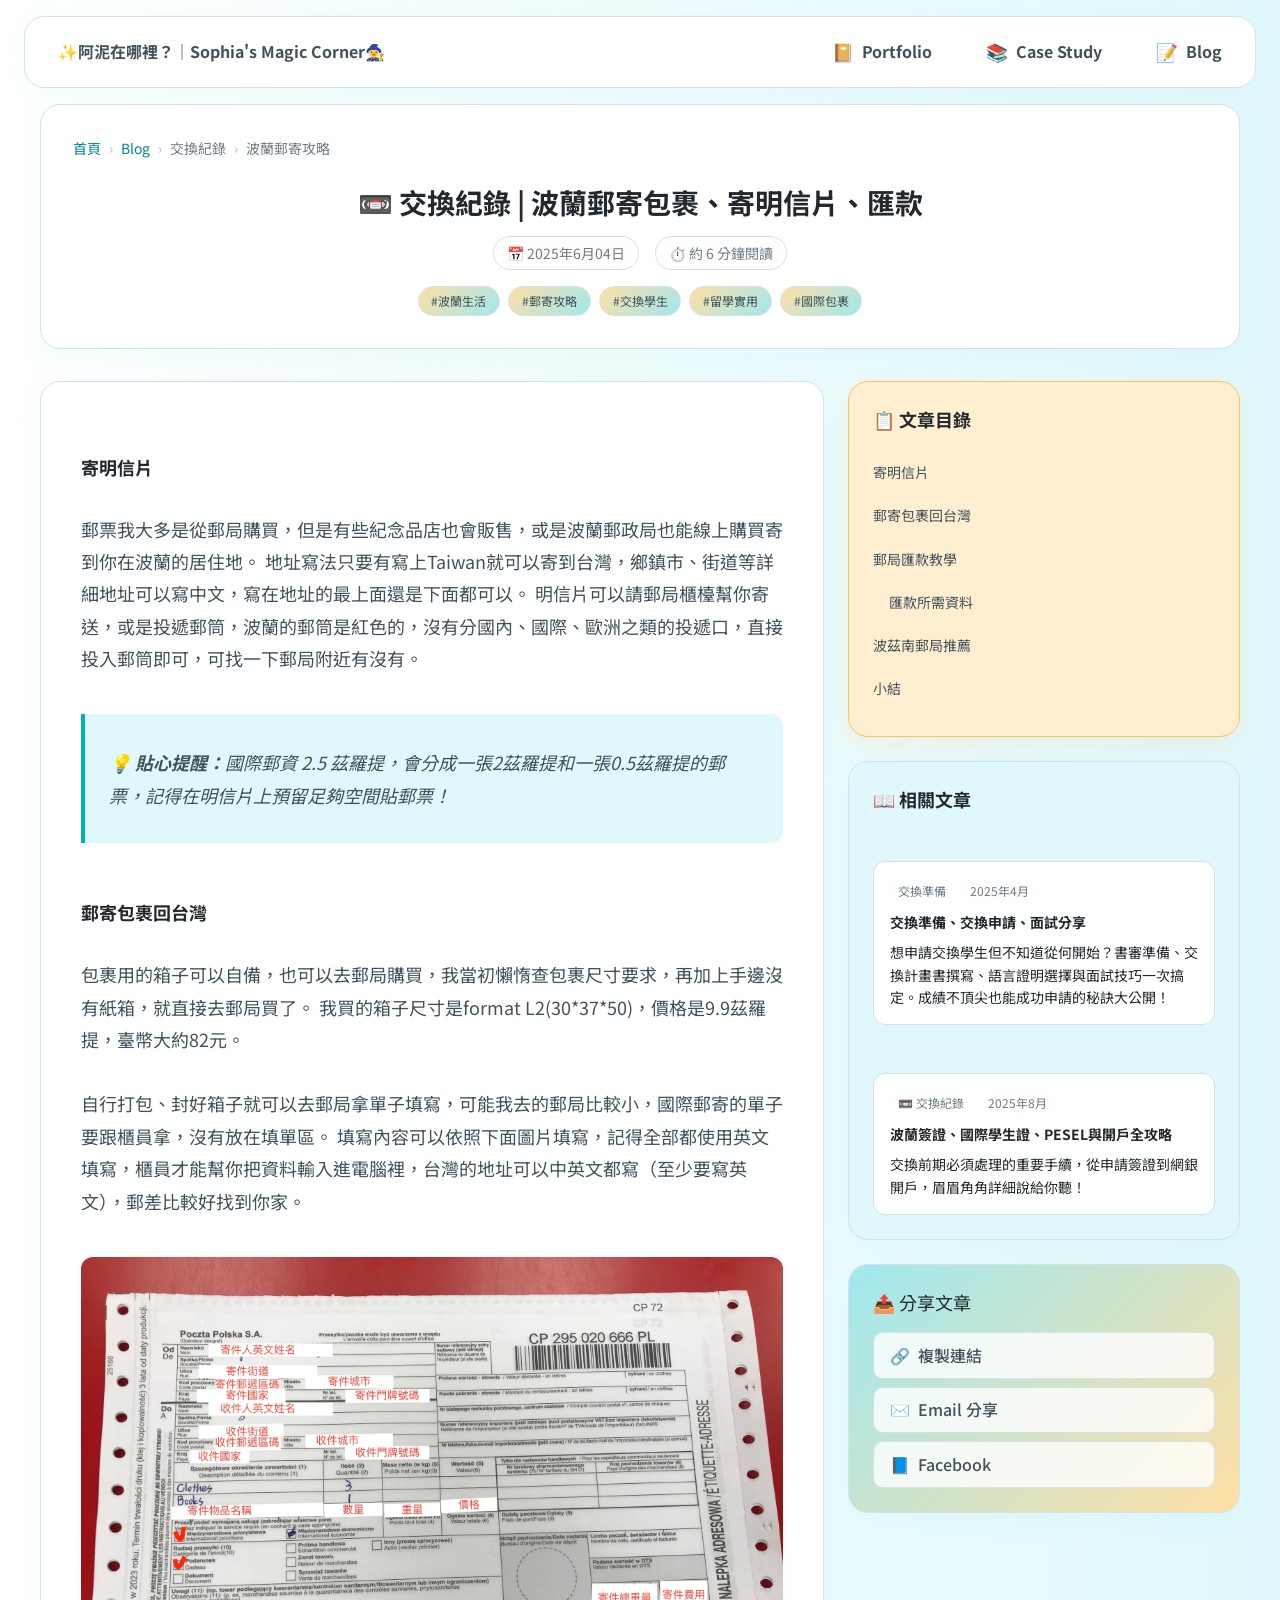
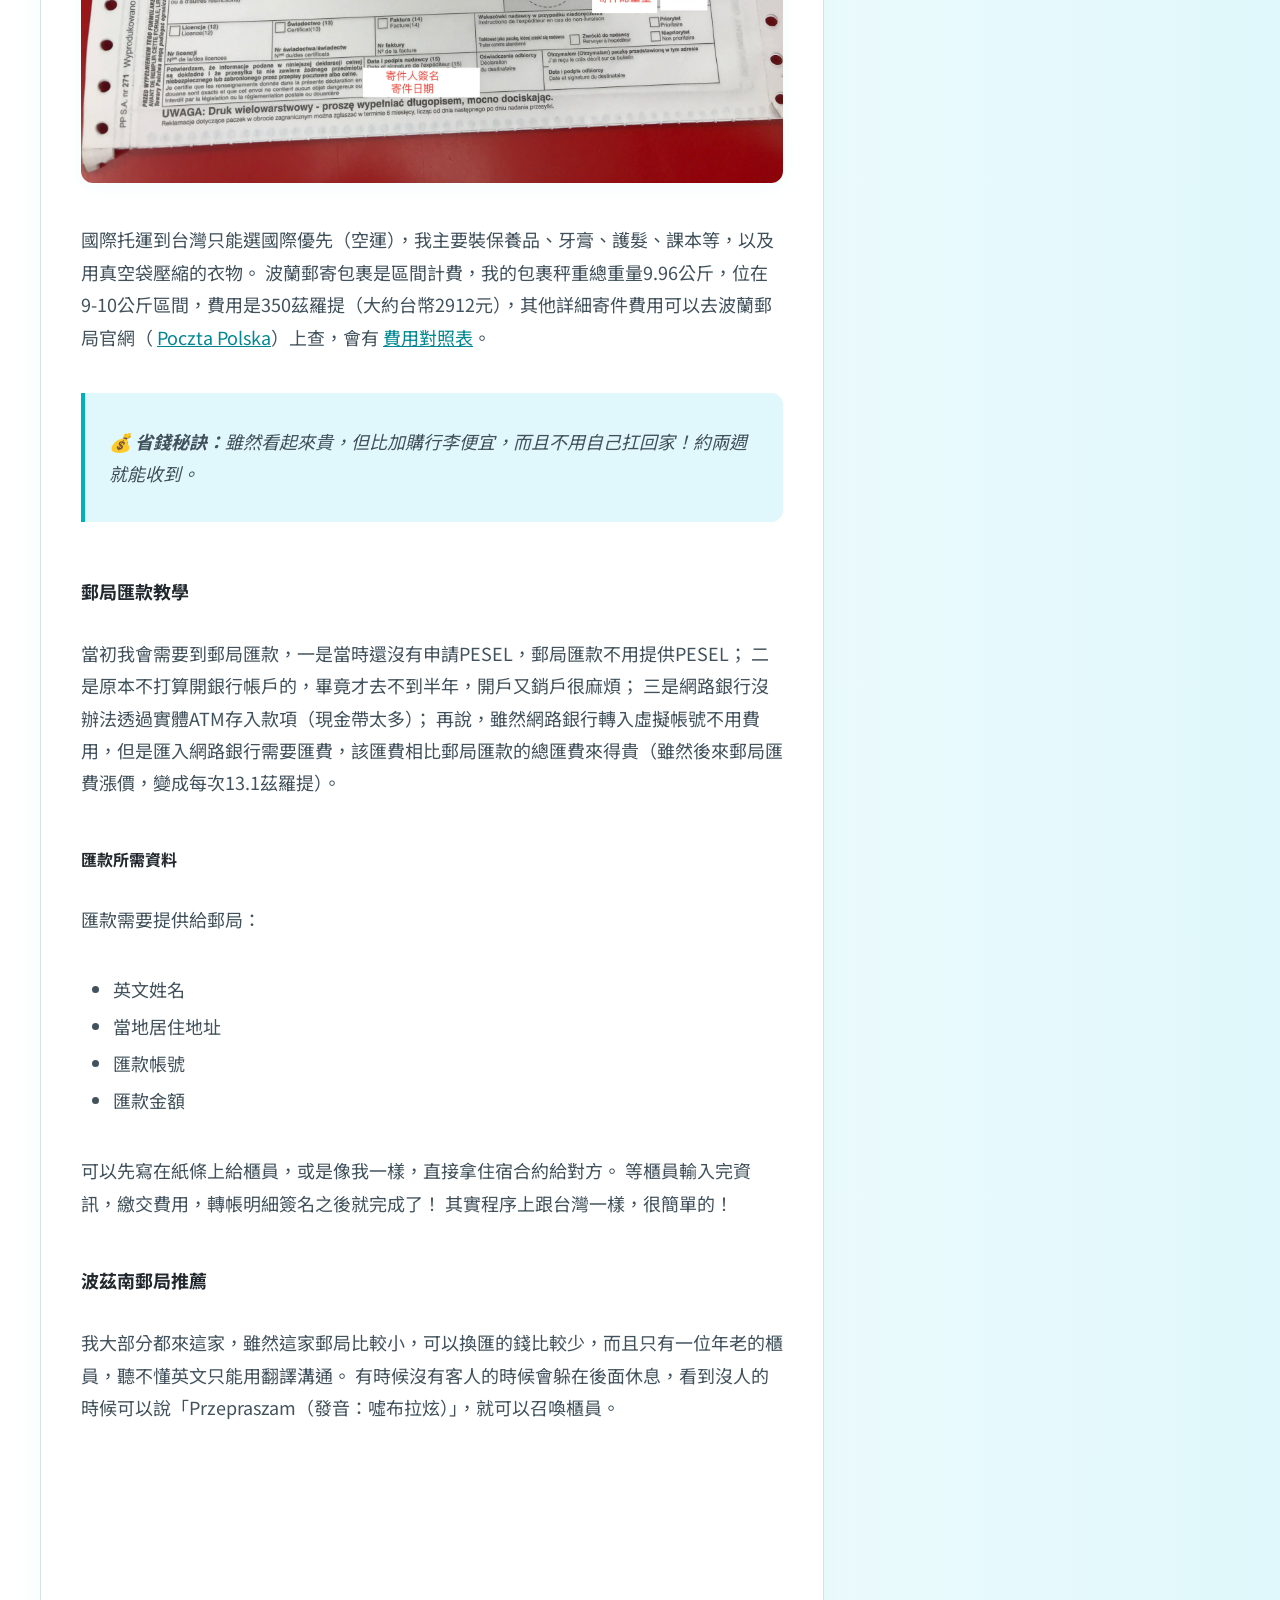
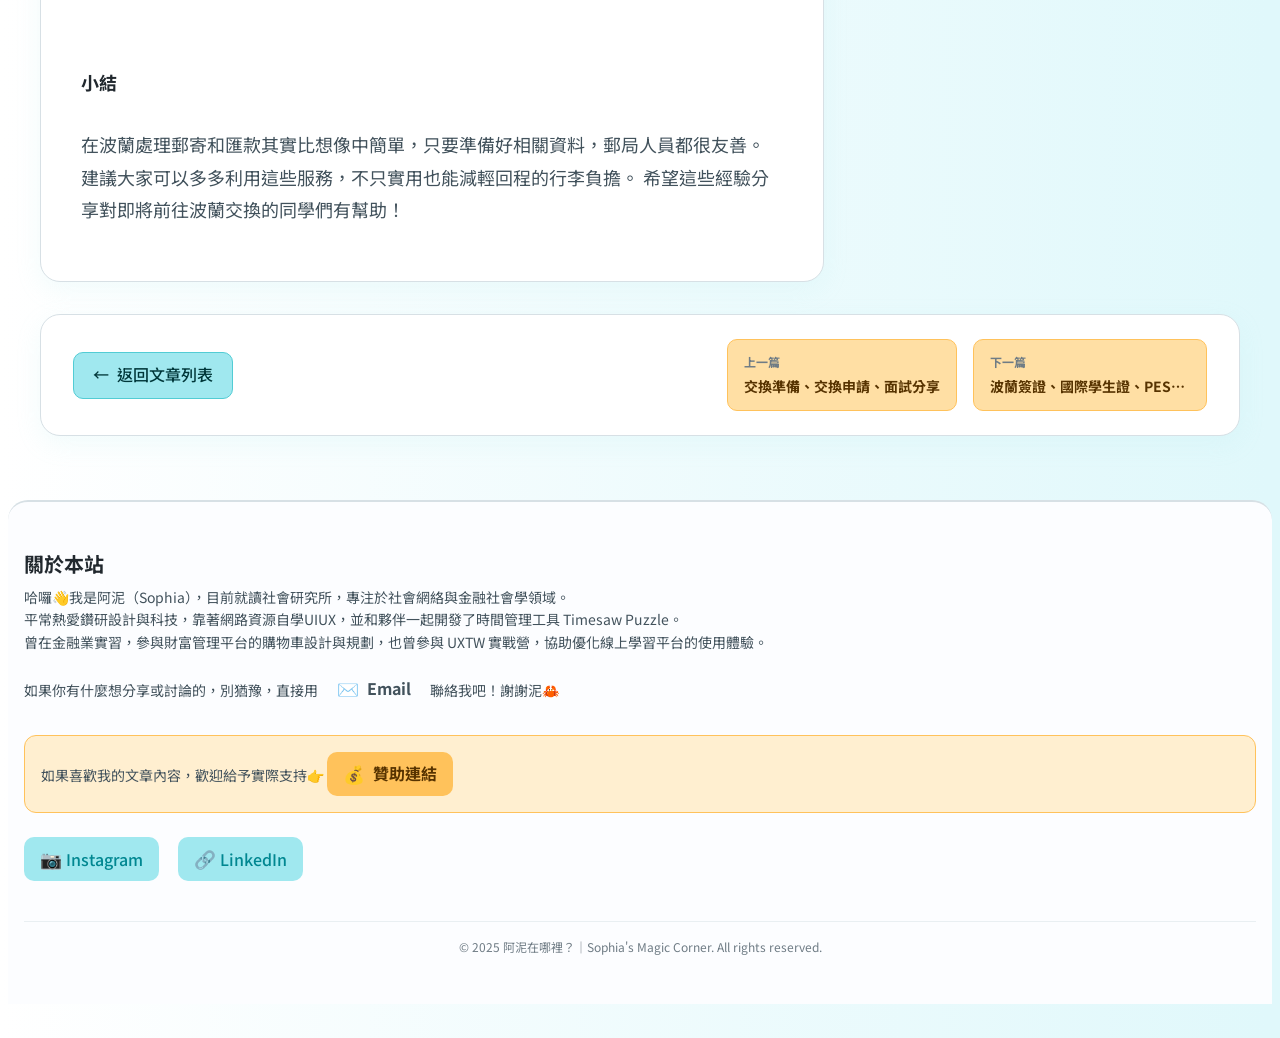
<file: exchangestudent-2.html>
<!DOCTYPE html>
<html lang="zh-Hant">
<head>
    <meta charset="UTF-8">
    <meta name="viewport" content="width=device-width, initial-scale=1.0">
    <title>📼交換紀錄 | 波蘭郵寄包裹、寄明信片、匯款 - 阿泥在哪裡？</title>
    
    <!-- SEO Meta Tags -->
    <meta name="description" content="詳細分享在波蘭交換期間的郵寄包裹、寄明信片和郵局匯款完整攻略。包含費用、填單方式、注意事項等實用資訊。">
    <meta name="author" content="Sophia Liu">
    <meta name="keywords" content="波蘭郵寄, 國際包裹, 明信片, 郵局匯款, 波蘭交換, 波蘭生活">
    
    <!-- Open Graph Tags -->
    <meta property="og:title" content="📼交換紀錄 | 波蘭郵寄包裹、寄明信片、匯款">
    <meta property="og:description" content="詳細分享在波蘭交換期間的郵寄包裹、寄明信片和郵局匯款完整攻略">
    <meta property="og:type" content="article">
    <meta property="article:author" content="Sophia Liu">
    <meta property="article:published_time" content="2025-06-04">
    <meta property="article:section" content="交換紀錄">
    <meta property="article:tag" content="波蘭生活">
    <meta property="article:tag" content="郵寄攻略">
    <meta property="article:tag" content="交換學生">
    
    <!-- Google Fonts -->
    <link href="https://fonts.googleapis.com/css2?family=Noto+Sans+TC:wght@400;700&display=swap" rel="stylesheet">
    
    <!-- Google Material Icons -->
    <link href="https://fonts.googleapis.com/icon?family=Material+Icons" rel="stylesheet">

    <!-- Stylesheet -->
    <link rel="stylesheet" href="style.css">
    
    <!-- Google Analytics -->
    <script async src="https://www.googletagmanager.com/gtag/js?id=G-H5KNZ3T763"></script>
    <script>
        window.dataLayer = window.dataLayer || [];
        function gtag(){dataLayer.push(arguments);}
        gtag('js', new Date());
        gtag('config', 'G-H5KNZ3T763');
    </script>
</head>
<body>
    <!-- 載入畫面 -->
    <div class="loading-screen" id="loading-screen">
        <div class="loading-content">
            <div class="loading-spinner"></div>
            <p>載入文章中...</p>
        </div>
    </div>

    <div class="article-page">
        <!-- Header 與 Navbar -->
        <header class="top-app-bar">
            <div class="app-bar-container">
                <a href="./index.html" class="nav-link">✨阿泥在哪裡？｜Sophia's Magic Corner🧙‍♀️</a>
                <nav class="nav-links">
                    <a href="./portfolio.html" class="nav-link btn-icon-text">
                        <span class="icon">📔</span>
                        <span class="nav-text">Portfolio</span>
                    </a>
                    <a href="./casestudy.html" class="nav-link btn-icon-text">
                        <span class="icon">📚</span>
                        <span class="nav-text">Case Study</span>
                    </a>
                    <a href="./blog.html" class="nav-link btn-icon-text">
                        <span class="icon">📝</span>
                        <span class="nav-text">Blog</span>
                    </a>
                </nav>
                <button class="menu-icon btn-icon-only" id="menu-toggle">
                    <span class="material-icons">menu</span>
                </button>
            </div>

            <!-- 手機版 dropdown menu -->
            <div class="mobile-menu" id="mobile-menu">
                <a href="./portfolio.html" class="nav-link btn-icon-text">
                    <span class="icon">📔</span>
                    <span>Portfolio</span>
                </a>
                <a href="./casestudy.html" class="nav-link btn-icon-text">
                    <span class="icon">📚</span>
                    <span>Case Study</span>
                </a>
                <a href="./blog.html" class="nav-link btn-icon-text">
                    <span class="icon">📝</span>
                    <span>Blog</span>
                </a>
            </div>
        </header>

        <!-- 文章標頭區域 -->
        <div class="article-header">
            <!-- 麵包屑導航 -->
            <nav class="breadcrumb">
                <a href="./index.html">首頁</a>
                <span class="separator">›</span>
                <a href="./blog.html">Blog</a>
                <span class="separator">›</span>
                <span>交換紀錄</span>
                <span class="separator">›</span>
                <span>波蘭郵寄攻略</span>
            </nav>

            <!-- 文章標題區 -->
            <div class="article-title-section">
                <h1>📼 交換紀錄 | 波蘭郵寄包裹、寄明信片、匯款</h1>
                
                <div class="article-info">
                    <span class="publish-date">📅 2025年6月04日</span>
                    <span class="read-time">⏱️ 約 6 分鐘閱讀</span>
                </div>
                
                <div class="article-tags">
                    <span class="article-tag">#波蘭生活</span>
                    <span class="article-tag">#郵寄攻略</span>
                    <span class="article-tag">#交換學生</span>
                    <span class="article-tag">#留學實用</span>
                    <span class="article-tag">#國際包裹</span>
                </div>
            </div>
        </div>
        <!-- Article Bento Grid 佈局 -->
        <div class="article-bento-grid">

            <!-- 目錄(平板和手機版使用) -->
            <div class="toc-container">
                <h3>📋 文章目錄</h3>
                <nav class="toc">
                    <ul class="toc-list">
                        <li><a href="#寄明信片" class="toc-link toc-level-1">寄明信片</a></li>
                        <li><a href="#郵寄包裹回台灣" class="toc-link toc-level-1">郵寄包裹回台灣</a></li>
                        <li><a href="#郵局匯款教學" class="toc-link toc-level-1">郵局匯款教學</a></li>
                        <li><a href="#匯款所需資料" class="toc-link toc-level-2">匯款所需資料</a></li>
                        <li><a href="#波茲南郵局推薦" class="toc-link toc-level-1">波茲南郵局推薦</a></li>
                        <li><a href="#小結" class="toc-link toc-level-1">小結</a></li>
                    </ul>
                </nav>
            </div>

            <!-- 主要文章內容 -->
            <article class="article-content">
                <h2>寄明信片</h2>
                <p>
                    郵票我大多是從郵局購買，但是有些紀念品店也會販售，或是波蘭郵政局也能線上購買寄到你在波蘭的居住地。
                    地址寫法只要有寫上Taiwan就可以寄到台灣，鄉鎮市、街道等詳細地址可以寫中文，寫在地址的最上面還是下面都可以。
                    明信片可以請郵局櫃檯幫你寄送，或是投遞郵筒，波蘭的郵筒是紅色的，沒有分國內、國際、歐洲之類的投遞口，直接投入郵筒即可，可找一下郵局附近有沒有。
                </p>
                <blockquote>
                    <p><strong>💡 貼心提醒：</strong>國際郵資 2.5 茲羅提，會分成一張2茲羅提和一張0.5茲羅提的郵票，記得在明信片上預留足夠空間貼郵票！</p>
                </blockquote>

                <h2>郵寄包裹回台灣</h2>
                <p>
                    包裹用的箱子可以自備，也可以去郵局購買，我當初懶惰查包裹尺寸要求，再加上手邊沒有紙箱，就直接去郵局買了。
                    我買的箱子尺寸是format L2(30*37*50)，價格是9.9茲羅提，臺幣大約82元。
                </p>
                <p>
                    自行打包、封好箱子就可以去郵局拿單子填寫，可能我去的郵局比較小，國際郵寄的單子要跟櫃員拿，沒有放在填單區。
                    填寫內容可以依照下面圖片填寫，記得全部都使用英文填寫，櫃員才能幫你把資料輸入進電腦裡，台灣的地址可以中英文都寫（至少要寫英文），郵差比較好找到你家。
                </p>
                
                <img src="/img/package.webp" alt="波蘭國際郵寄包裹填單教學">
                
                <p>
                    國際托運到台灣只能選國際優先（空運），我主要裝保養品、牙膏、護髮、課本等，以及用真空袋壓縮的衣物。
                    波蘭郵寄包裹是區間計費，我的包裹秤重總重量9.96公斤，位在9-10公斤區間，費用是350茲羅提（大約台幣2912元），其他詳細寄件費用可以去波蘭郵局官網（
                    <a href="https://www.poczta-polska.pl/">Poczta Polska</a>）上查，會有
                    <a href="https://cennik.poczta-polska.pl/usluga,zagraniczny_paczka_pocztowa.html">費用對照表</a>。
                </p>

                <blockquote>
                    <p><strong>💰 省錢秘訣：</strong>雖然看起來貴，但比加購行李便宜，而且不用自己扛回家！約兩週就能收到。</p>
                </blockquote>

                <h2>郵局匯款教學</h2>
                <p>
                    當初我會需要到郵局匯款，一是當時還沒有申請PESEL，郵局匯款不用提供PESEL；
                    二是原本不打算開銀行帳戶的，畢竟才去不到半年，開戶又銷戶很麻煩；
                    三是網路銀行沒辦法透過實體ATM存入款項（現金帶太多）；
                    再說，雖然網路銀行轉入虛擬帳號不用費用，但是匯入網路銀行需要匯費，該匯費相比郵局匯款的總匯費來得貴（雖然後來郵局匯費漲價，變成每次13.1茲羅提）。
                </p>

                <h3>匯款所需資料</h3>
                <p>匯款需要提供給郵局：</p>
                <ul>
                    <li>英文姓名</li>
                    <li>當地居住地址</li>
                    <li>匯款帳號</li>
                    <li>匯款金額</li>
                </ul>
                
                <p>
                    可以先寫在紙條上給櫃員，或是像我一樣，直接拿住宿合約給對方。
                    等櫃員輸入完資訊，繳交費用，轉帳明細簽名之後就完成了！
                    其實程序上跟台灣一樣，很簡單的！
                </p>

                <h2>波茲南郵局推薦</h2>
                <p>
                    我大部分都來這家，雖然這家郵局比較小，可以換匯的錢比較少，而且只有一位年老的櫃員，聽不懂英文只能用翻譯溝通。
                    有時候沒有客人的時候會躲在後面休息，看到沒人的時候可以說「Przepraszam（發音：噓布拉炫）」，就可以召喚櫃員。
                </p>
                <iframe src="https://www.google.com/maps/embed?pb=!1m18!1m12!1m3!1d1742.5417214596841!2d16.93064988482207!3d52.4081484043167!2m3!1f0!2f0!3f0!3m2!1i1024!2i768!4f13.1!3m3!1m2!1s0x47045b38a39b17e1%3A0xfac8963503331b1b!2sPoczta%20Polska!5e0!3m2!1szh-TW!2stw!4v1749373532431!5m2!1szh-TW!2stw" width="400" height="300" style="border:0;" allowfullscreen="" loading="lazy" referrerpolicy="no-referrer-when-downgrade"></iframe>
                
                <h2>小結</h2>
                <p>
                    在波蘭處理郵寄和匯款其實比想像中簡單，只要準備好相關資料，郵局人員都很友善。
                    建議大家可以多多利用這些服務，不只實用也能減輕回程的行李負擔。
                    希望這些經驗分享對即將前往波蘭交換的同學們有幫助！
                </p>
            </article>

            <!-- 側邊欄 -->
            <div class="article-sidebar">
                
                <!-- 目錄(桌面版使用) -->
                <div class="toc-container">
                    <h3>📋 文章目錄</h3>
                    <nav class="toc">
                        <ul class="toc-list">
                            <li><a href="#寄明信片" class="toc-link toc-level-1">寄明信片</a></li>
                            <li><a href="#郵寄包裹回台灣" class="toc-link toc-level-1">郵寄包裹回台灣</a></li>
                            <li><a href="#郵局匯款教學" class="toc-link toc-level-1">郵局匯款教學</a></li>
                            <li><a href="#匯款所需資料" class="toc-link toc-level-2">匯款所需資料</a></li>
                            <li><a href="#波茲南郵局推薦" class="toc-link toc-level-1">波茲南郵局推薦</a></li>
                            <li><a href="#小結" class="toc-link toc-level-1">小結</a></li>
                        </ul>
                    </nav>
                </div>

                <!-- 相關文章 -->
                <div class="related-posts">
                    <h3>📖 相關文章</h3>
                    <div class="related-list">
                        <article class="related-article">
                            <a href="./exchangestudent-0.html" class="related-link">
                                <div class="related-meta">
                                    <span class="related-category">交換準備</span>
                                    <span class="related-date">2025年4月</span>
                                </div>
                                <h4>交換準備、交換申請、面試分享</h4>
                                <p class="related-description">想申請交換學生但不知道從何開始？書審準備、交換計畫書撰寫、語言證明選擇與面試技巧一次搞定。成績不頂尖也能成功申請的秘訣大公開！</p>
                            </a>
                        </article>
                        
                        <article class="related-article">
                            <a href="./exchangestudent-1.html" class="related-link">
                                <div class="related-meta">
                                    <span class="related-category">📼 交換紀錄</span>
                                    <span class="related-date">2025年8月</span>
                                </div>
                                <h4>波蘭簽證、國際學生證、PESEL與開戶全攻略</h4>
                                <p class="related-description">交換前期必須處理的重要手續，從申請簽證到網銀開戶，眉眉角角詳細說給你聽！</p>
                            </a>
                        </article>

                    </div>
                </div>

                <!-- 分享區塊 -->
                <div class="share-section">
                    <h3>📤 分享文章</h3>
                    <div class="share-buttons">
                        <a href="#" class="share-btn" onclick="copyToClipboard()">
                            <span class="icon">🔗</span>
                            <span>複製連結</span>
                        </a>
                        <a href="mailto:?subject=推薦文章：波蘭郵寄攻略&body=推薦你看這篇文章：📼 交換紀錄 | 波蘭郵寄包裹、寄明信片、匯款" class="share-btn">
                            <span class="icon">✉️</span>
                            <span>Email 分享</span>
                        </a>
                        <a href="https://www.facebook.com/sharer/sharer.php?u=" target="_blank" class="share-btn">
                            <span class="icon">📘</span>
                            <span>Facebook</span>
                        </a>
                    </div>
                </div>
            </div>
        </div>

        <!-- 文章底部導航 -->
        <nav class="article-navigation">
            <a href="./blog.html" class="nav-back">
                <span class="icon">←</span>
                <span>返回文章列表</span>
            </a>
            
            <div class="nav-adjacent">
                <a href="./exchangestudent-0.html" class="nav-prev">
                    <span class="nav-label">上一篇</span>
                    <span class="nav-title">交換準備、交換申請、面試分享</span>
                </a>
                
                <a href="./exchangestudent-1.html" class="nav-next">
                    <span class="nav-label">下一篇</span>
                    <span class="nav-title">波蘭簽證、國際學生證、PESEL與開戶全攻略</span>
                </a>
            </div>
        </nav>
    </div>

    <!-- Footer -->
    <footer class="site-footer">
        <div class="footer-container">
            <div class="footer-about">
                <h3>關於本站</h3>
                <p>
                    哈囉👋我是阿泥（Sophia），目前就讀社會研究所，專注於社會網絡與金融社會學領域。
                    <br>
                    平常熱愛鑽研設計與科技，靠著網路資源自學UIUX，並和夥伴一起開發了時間管理工具 Timesaw Puzzle。
                    <br>
                    曾在金融業實習，參與財富管理平台的購物車設計與規劃，也曾參與 UXTW 實戰營，協助優化線上學習平台的使用體驗。
                </p>
                <p>
                    如果你有什麼想分享或討論的，別猶豫，直接用
                    <a href="mailto:sophia.lue1010@gmail.com" class="btn btn-icon-text">
                        <span class="icon">✉️</span>
                        <span>Email</span>
                    </a>
                    聯絡我吧！謝謝泥🦀
                </p>
            </div>
        
            <div class="footer-support">
                如果喜歡我的文章內容，歡迎給予實際支持👉
                <a href="https://p.ecpay.com.tw/6942264" class="btn btn-icon-text" target="_blank" rel="noopener">
                    <span class="icon">💰</span>
                    <span>贊助連結</span>
                </a>
            </div>
        
            <div class="footer-social">
                <a href="https://www.instagram.com/ni_de_life" class="btn btn-icon-text">
                    <span class="icon">📷</span>
                    <span>Instagram</span>
                </a>
                <a href="https://www.linkedin.com/in/yu-ning-liu-834596210" class="btn btn-icon-text">
                    <span class="icon">🔗</span>
                    <span>LinkedIn</span>
                </a>
            </div>
        
            <div class="footer-copyright">
                &copy; 2025 阿泥在哪裡？｜Sophia's Magic Corner. All rights reserved.
            </div>
        </div>
    </footer>

    <!-- JavaScript -->
    <script src="script.js"></script>
    
    <!-- 文章頁面專用 JavaScript -->
    <script>
        document.addEventListener('DOMContentLoaded', function() {
            // 隱藏載入畫面
            const loadingScreen = document.getElementById('loading-screen');
            setTimeout(() => {
                loadingScreen.style.opacity = '0';
                setTimeout(() => {
                    loadingScreen.style.display = 'none';
                }, 300);
            }, 800);

            // 目錄滾動高亮
            const tocLinks = document.querySelectorAll('.toc-link');
            const headings = document.querySelectorAll('.article-content h2, .article-content h3');
            
            // 為標題添加 ID
            headings.forEach(heading => {
                const id = heading.textContent.trim();
                heading.id = id;
            });

            // 滾動監聽
            function highlightTOC() {
                let current = '';
                headings.forEach(heading => {
                    const rect = heading.getBoundingClientRect();
                    if (rect.top <= 100) {
                        current = heading.id;
                    }
                });

                tocLinks.forEach(link => {
                    link.classList.remove('active');
                    if (link.getAttribute('href').substring(1) === current) {
                        link.classList.add('active');
                    }
                });
            }

            window.addEventListener('scroll', highlightTOC);
            highlightTOC(); // 初始執行

            // 平滑滾動到目錄項目
            tocLinks.forEach(link => {
                link.addEventListener('click', function(e) {
                    e.preventDefault();
                    const targetId = this.getAttribute('href').substring(1);
                    const targetElement = document.getElementById(targetId);
                    if (targetElement) {
                        targetElement.scrollIntoView({
                            behavior: 'smooth',
                            block: 'start'
                        });
                    }
                });
            });
        });

        // 複製連結功能
        function copyToClipboard() {
            navigator.clipboard.writeText(window.location.href).then(() => {
                // 創建提示
                const notification = document.createElement('div');
                notification.textContent = '✅ 連結已複製到剪貼簿！';
                notification.style.cssText = `
                    position: fixed;
                    top: 20px;
                    right: 20px;
                    background: var(--color-success-500);
                    color: white;
                    padding: 1rem 1.5rem;
                    border-radius: 10px;
                    font-weight: 500;
                    z-index: 1000;
                    box-shadow: 0 4px 12px rgba(76, 175, 80, 0.3);
                    animation: slideIn 0.3s ease-out;
                `;

                document.body.appendChild(notification);

                // 3秒後移除
                setTimeout(() => {
                    notification.style.animation = 'slideOut 0.3s ease-in';
                    setTimeout(() => {
                        document.body.removeChild(notification);
                    }, 300);
                }, 3000);
            }).catch(() => {
                alert('複製失敗，請手動複製網址');
            });
        }

        // 添加 CSS 動畫
        const style = document.createElement('style');
        style.textContent = `
            @keyframes slideIn {
                from { transform: translateX(100%); opacity: 0; }
                to { transform: translateX(0); opacity: 1; }
            }
            @keyframes slideOut {
                from { transform: translateX(0); opacity: 1; }
                to { transform: translateX(100%); opacity: 0; }
            }
        `;
        document.head.appendChild(style);

        // 結構化資料
        const structuredData = {
            "@context": "https://schema.org",
            "@type": "BlogPosting",
            "headline": "📼交換紀錄 | 波蘭郵寄包裹、寄明信片、匯款",
            "description": "詳細分享在波蘭交換期間的郵寄包裹、寄明信片和郵局匯款完整攻略",
            "author": {
                "@type": "Person",
                "name": "Sophia Liu",
                "url": "https://www.instagram.com/ni_de_life"
            },
            "publisher": {
                "@type": "Organization",
                "name": "阿泥在哪裡？",
                "logo": {
                    "@type": "ImageObject",
                    "url": ""
                }
            },
            "datePublished": "2025-06-04",
            "dateModified": "2025-06-04",
            "articleSection": "交換紀錄",
            "keywords": ["波蘭郵寄", "國際包裹", "明信片", "郵局匯款", "波蘭交換", "留學生活"],
            "wordCount": "1200"
        };

        const script = document.createElement('script');
        script.type = 'application/ld+json';
        script.textContent = JSON.stringify(structuredData);
        document.head.appendChild(script);
    </script>
</body>
</html>
</file>
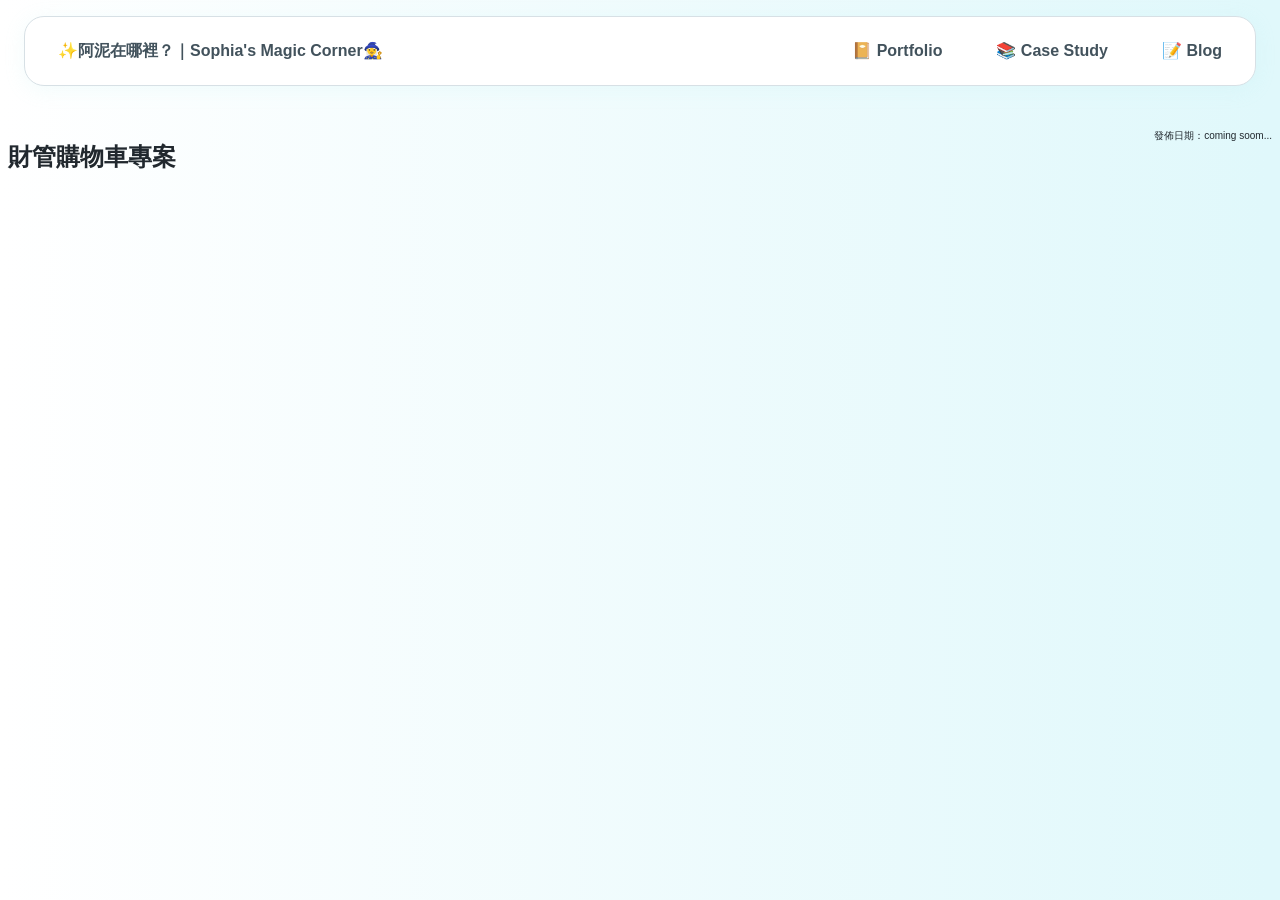
<file: financial-car-casestudy.html>
<!DOCTYPE html>
<html>
<head>
    <meta content="text/html" charset="UTF-8">
    <meta name="viewport" content="width=device-width, initial-scale=1.0">
    <link rel="stylesheet" href="style.css">
    <!-- Google Material Icons -->
    <link href="https://fonts.googleapis.com/icon?family=Material+Icons" rel="stylesheet">

    <title>✨Sophia's web✨</title>
</head>
<body>
    <!-- Header 與 Navbar -->
    <header class="top-app-bar">
        <div class="app-bar-container">
            <a href="./index.html" class="nav-link">✨阿泥在哪裡？｜Sophia's Magic Corner🧙‍♀️</a>
            <nav class="nav-links">
                <a href="./portfolio.html" class="nav-link">📔 Portfolio</a>
                <a href="./casestudy.html" class="nav-link">📚 Case Study</a>
                <a href="./blog.html" class="nav-link">📝 Blog</a>
            </nav>
            <button class="menu-icon" id="menu-toggle">
                <span class="material-icons">menu</span>
            </button>
        </div>

        <!-- 手機版 dropdown menu -->
        <div class="mobile-menu" id="mobile-menu">
            <a href="./portfolio.html">📔 Portfolio</a>
            <a href="./casestudy.html">📚 Case Study</a>
            <a href="./blog.html">📝 Blog</a>
        </div>
    </header>
    <article>
        <h1>
            財管購物車專案
        </h1>
        <div>
            <p style="font-size: x-small;">發佈日期：coming soom...</p>
        </div>
    </article>
    <script>
        const menuToggle = document.getElementById("menu-toggle");
        const mobileMenu = document.getElementById("mobile-menu");
    
        menuToggle.addEventListener("click", () => {
            mobileMenu.style.display = (mobileMenu.style.display === "flex") ? "none" : "flex";
        });
    </script>
</body>
</html>
</file>
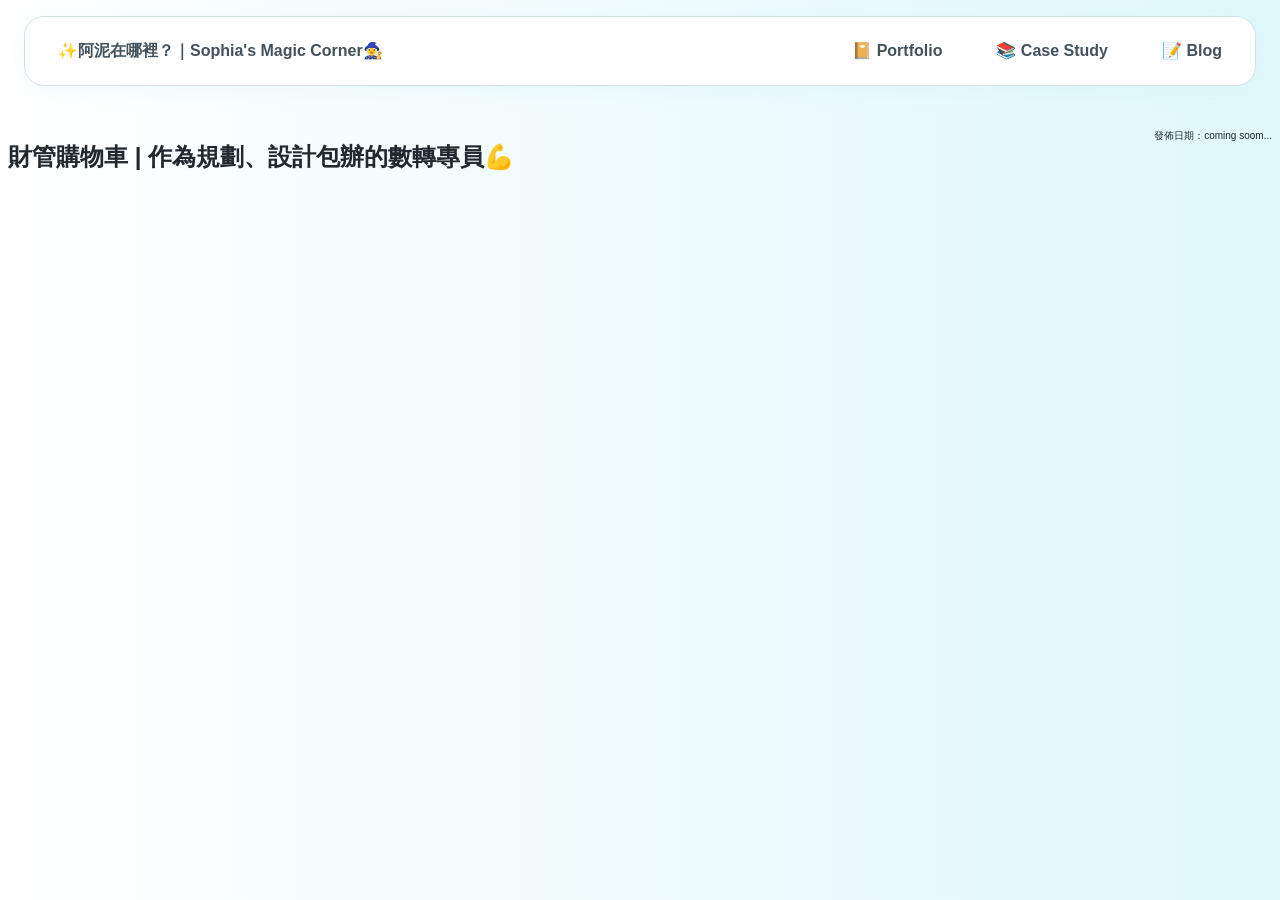
<file: financial-car.html>
<!DOCTYPE html>
<html>
<head>
    <meta content="text/html" charset="UTF-8">
    <meta name="viewport" content="width=device-width, initial-scale=1.0">
    <link rel="stylesheet" href="style.css">
    <!-- Google Material Icons -->
    <link href="https://fonts.googleapis.com/icon?family=Material+Icons" rel="stylesheet">

    <title>✨阿泥在哪裡？｜Sophia's Magic Corner🧙‍♀️</title>
</head>
<body>
    <!-- Header 與 Navbar -->
    <header class="top-app-bar">
        <div class="app-bar-container">
            <a href="./index.html" class="nav-link">✨阿泥在哪裡？｜Sophia's Magic Corner🧙‍♀️</a>
            <nav class="nav-links">
                <a href="./portfolio.html" class="nav-link">📔 Portfolio</a>
                <a href="./casestudy.html" class="nav-link">📚 Case Study</a>
                <a href="./blog.html" class="nav-link">📝 Blog</a>
            </nav>
            <button class="menu-icon" id="menu-toggle">
                <span class="material-icons">menu</span>
            </button>
        </div>

        <!-- 手機版 dropdown menu -->
        <div class="mobile-menu" id="mobile-menu">
            <a href="./portfolio.html">📔 Portfolio</a>
            <a href="./casestudy.html">📚 Case Study</a>
            <a href="./blog.html">📝 Blog</a>
        </div>
    </header>
    <article>
        <h1>
            財管購物車 | 作為規劃、設計包辦的數轉專員💪
        </h1>
        <div>
            <p style="font-size: x-small;">發佈日期：coming soom...</p>
        </div>
    </article>
    <script>
        const menuToggle = document.getElementById("menu-toggle");
        const mobileMenu = document.getElementById("mobile-menu");
    
        menuToggle.addEventListener("click", () => {
            mobileMenu.style.display = (mobileMenu.style.display === "flex") ? "none" : "flex";
        });
    </script>
</body>
</html>
</file>
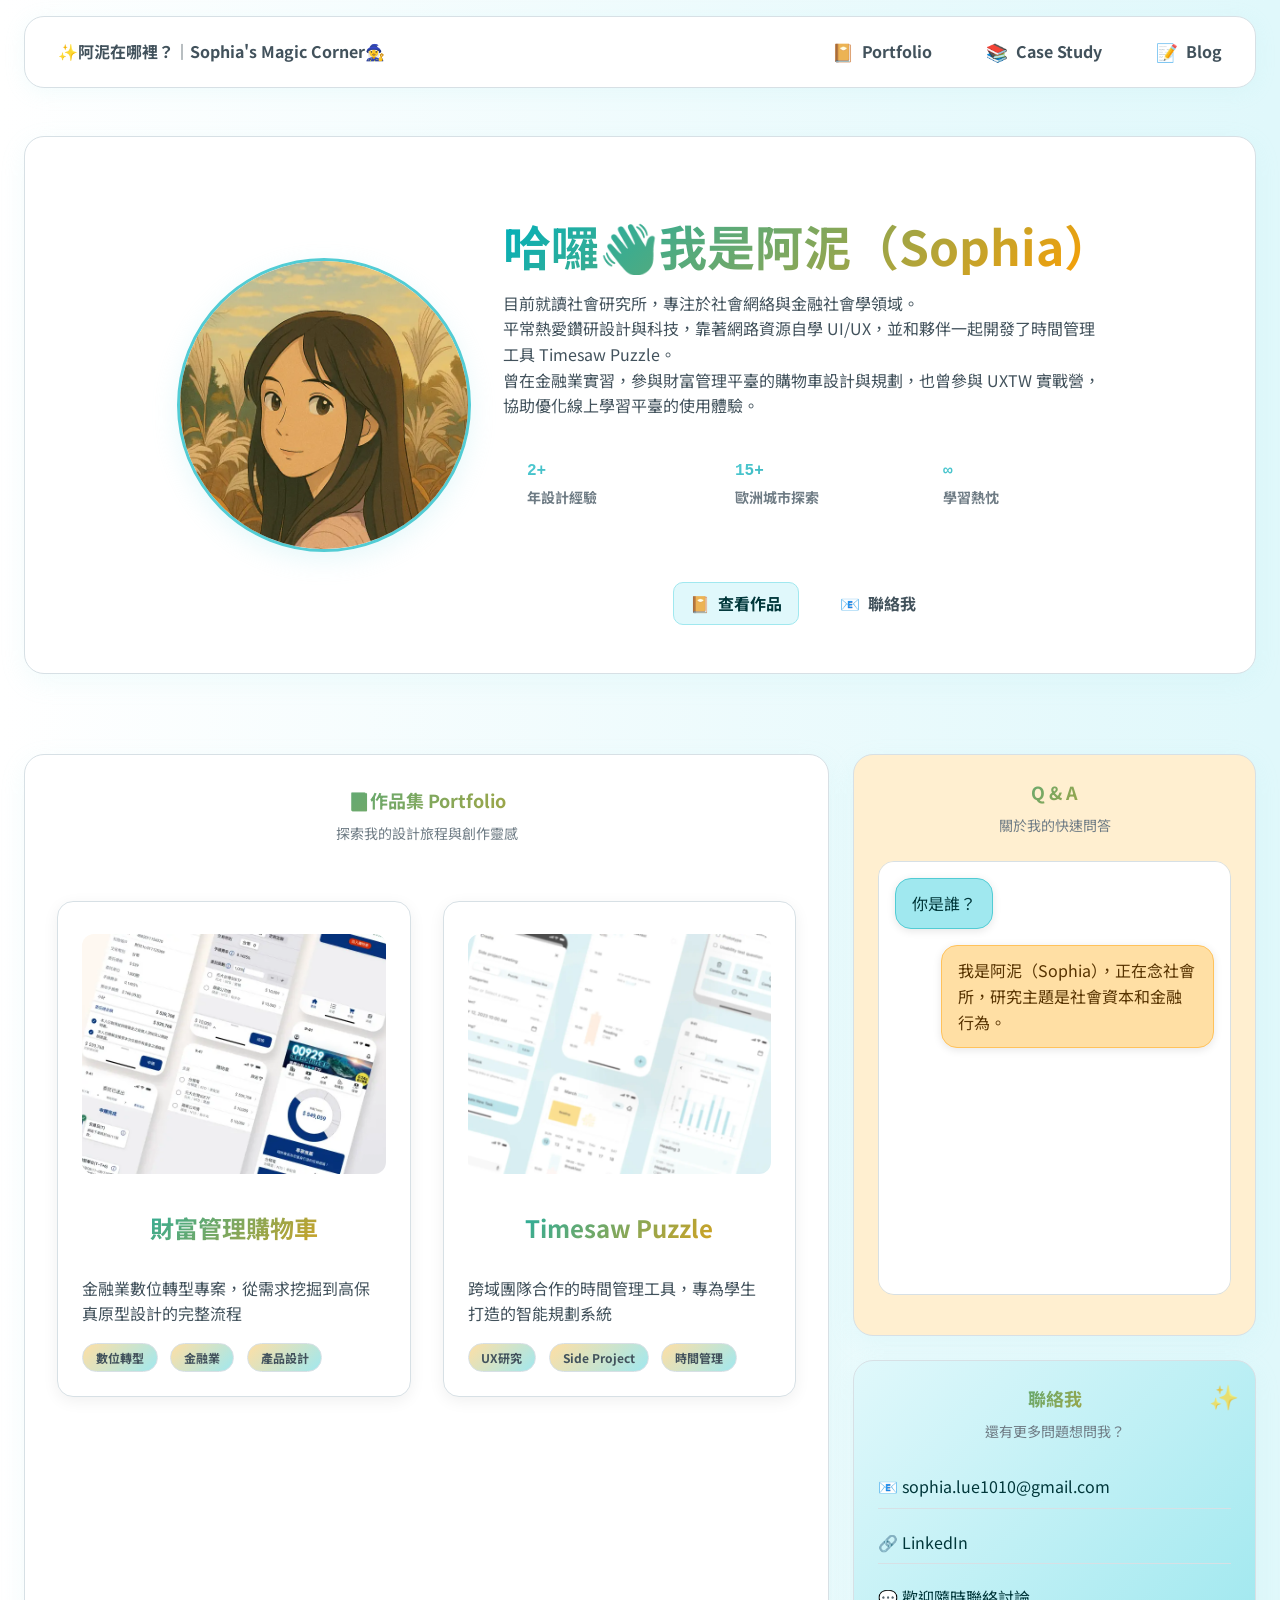
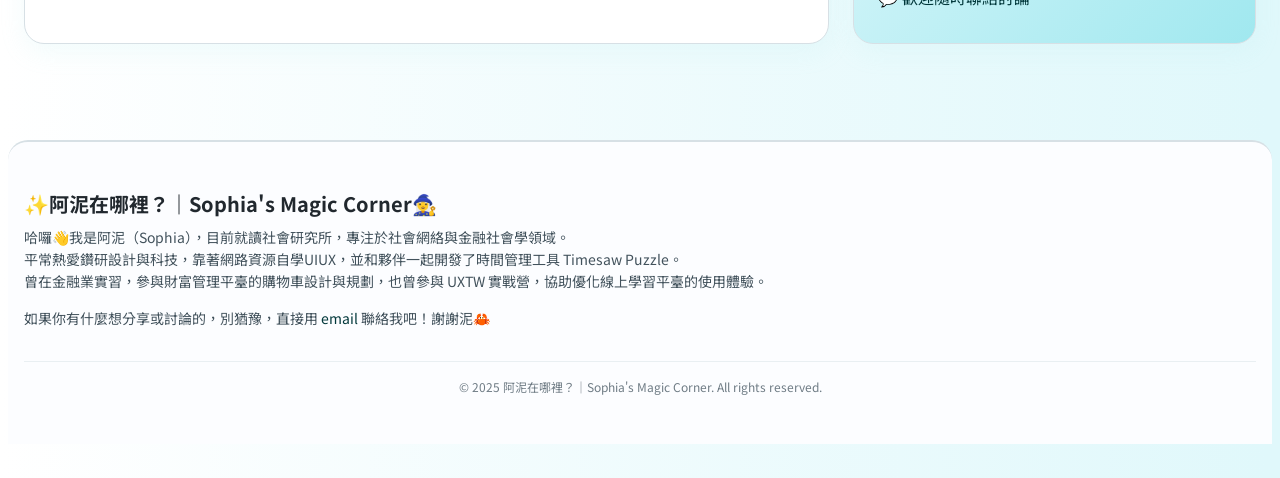
<file: portfolio.html>
<!DOCTYPE html>
<html lang="zh-Hant">
    <head>
        <meta charset="UTF-8">
        <meta name="viewport" content="width=device-width, initial-scale=1.0">
        <title>阿泥在哪裡？｜Sophia's Magic Corner 🧙‍♀️</title>
        
        <!-- SEO Meta Tags -->
        <meta name="description" content="阿泥在哪裡？是一個關於交換經驗、作品展示、案例研究的個人網站，結合設計與社會觀察的魔法角落。">
        <meta name="author" content="Sophia Lue">
        <meta name="keywords" content="阿泥在哪裡, 交換經驗, 個人網站, UIUX, 案例研究, Portfolio">
        <meta property="og:title" content="阿泥在哪裡？｜Sophia's Magic Corner">
        <meta property="og:description" content="交換經驗、作品展示與案例研究的魔法角落">
        <meta property="og:type" content="website">
        <meta property="og:image" content="https://yourdomain.com/assets/og-image.png">
        <meta property="og:url" content="https://yourdomain.com">
        <meta name="twitter:card" content="summary_large_image">
        
        <!-- Google Fonts -->
        <link href="https://fonts.googleapis.com/css2?family=Noto+Sans+TC:wght@400;700&display=swap" rel="stylesheet">
        
        <!-- Google Material Icons -->
        <link href="https://fonts.googleapis.com/icon?family=Material+Icons" rel="stylesheet">

        <!-- Stylesheet -->
        <link rel="stylesheet" href="style.css">
        
        <!-- Google Analytics -->
        <script async src="https://www.googletagmanager.com/gtag/js?id=G-H5KNZ3T763"></script>
        <script>
            window.dataLayer = window.dataLayer || [];
            function gtag(){dataLayer.push(arguments);}
            gtag('js', new Date());

            gtag('config', 'G-H5KNZ3T763');
        </script>
    </head>
    <body>
        <!-- Header 與 Navbar -->
    <header class="top-app-bar">
        <div class="app-bar-container">
            <a href="./index.html" class="nav-link">✨阿泥在哪裡？｜Sophia's Magic Corner🧙‍♀️</a>
            <nav class="nav-links">
                <a href="./portfolio.html" class="nav-link btn-icon-text">
                    <span class="icon">📔</span>
                    <span class="nav-text">Portfolio</span>
                </a>
                <a href="./casestudy.html" class="nav-link btn-icon-text">
                    <span class="icon">📚</span>
                    <span class="nav-text">Case Study</span>
                </a>
                <a href="./blog.html" class="nav-link btn-icon-text">
                    <span class="icon">📝</span>
                    <span class="nav-text">Blog</span>
                </a>
            </nav>
            <button class="menu-icon btn-icon-only" id="menu-toggle">
                <span class="material-icons">menu</span>
            </button>
        </div>

        <!-- 手機版 dropdown menu -->
        <div class="mobile-menu" id="mobile-menu">
            <a href="./portfolio.html" class="nav-link btn-icon-text">
                <span class="icon">📔</span>
                <span>Portfolio</span>
            </a>
            <a href="./casestudy.html" class="nav-link btn-icon-text">
                <span class="icon">📚</span>
                <span>Case Study</span>
            </a>
            <a href="./blog.html" class="nav-link btn-icon-text">
                <span class="icon">📝</span>
                <span>Blog</span>
            </a>
        </div>
    </header>

        <article class="portfolio-page">
            <!-- Hero Section -->
            <section class="hero-intro">
                <div class="hero-content-flex">
                    <img src="./img/me-gipuli-2.webp" alt="阿泥個人照" class="profile-pic">
                    <div class="intro-text">
                        <h2 class="hero-title">哈囉👋我是阿泥（Sophia）</h2>
                        <p class="hero-description">
                            目前就讀社會研究所，專注於社會網絡與金融社會學領域。<br>
                            平常熱愛鑽研設計與科技，靠著網路資源自學 UI/UX，並和夥伴一起開發了時間管理工具 Timesaw Puzzle。<br>
                            曾在金融業實習，參與財富管理平臺的購物車設計與規劃，也曾參與 UXTW 實戰營，協助優化線上學習平臺的使用體驗。
                        </p>
                        <!-- hero stats -->
                        <div class="hero-stats">
                            <div class="stat-item">
                                <span class="stat-number">2+</span>
                                <span class="stat-label">年設計經驗</span>
                            </div>
                            <div class="stat-item">
                                <span class="stat-number">15+</span>
                                <span class="stat-label">歐洲城市探索</span>
                            </div>
                            <div class="stat-item">
                                <span class="stat-number">∞</span>
                                <span class="stat-label">學習熱忱</span>
                            </div>
                        </div>
                        <!-- hero actions -->
                        <div class="hero-actions">
                            <a class="nav-link primary" href="#portfolio">
                                <span class="icon">📔</span>
                                <span>查看作品</span>
                            </a>
                            <a class="nav-link secondary" href="#contact">
                                <span class="icon">📧</span>
                                <span>聯絡我</span>
                            </a>
                        </div>
                        
                    </div>
                </div>
            </section>
            <div class="bento-grid">
                <!-- Portfolio Section -->
                <section class="content-section" id="portfolio">
                    <div class="section-header">
                        <h2 class="section-title">
                            📔作品集 Portfolio
                        </h2>
                        <p class="section-subtitle">探索我的設計旅程與創作靈感</p>
                    </div>

                    <div class="cards">
                        <div class="card">
                            <a href="./financial-car.html" class="portfolio-card-link">
                                <div class="portfolio-card">
                                    <div class="card-content">
                                        <img src="./img/banner-fintech.webp" alt="財管購物車封面">
                                        <h2>財富管理購物車</h2>
                                        <p>金融業數位轉型專案，從需求挖掘到高保真原型設計的完整流程</p>
                                        <div class="tags">
                                            <span class="tag">數位轉型</span>
                                            <span class="tag">金融業</span>
                                            <span class="tag">產品設計</span>
                                        </div>
                                    </div>
                                </div>
                            </a>
                        </div>
                        
                        <div class="card">
                            <a href="./timesaw.html" class="portfolio-card-link">
                                <div class="portfolio-card">
                                    <div class="card-content">
                                        <img src="./img/banner-timesaw.webp" alt="Timesaw Puzzle封面">
                                        <h2>Timesaw Puzzle</h2>
                                        <p>跨域團隊合作的時間管理工具，專為學生打造的智能規劃系統</p>
                                        <div class="tags">
                                            <span class="tag">UX研究</span>
                                            <span class="tag">Side Project</span>
                                            <span class="tag">時間管理</span>
                                        </div>
                                    </div>
                                </div>
                            </a>
                        </div>
                    
                    </div>
                    

                    
                </section>
                <!-- QA Section -->
                <section class="content-section" id="QA">
                    <div class="section-header">
                        <h2 class="section-title">
                            Q & A
                        </h2>
                        <p class="section-subtitle">關於我的快速問答</p>
                    </div>
                    
                    <div id="chat-section" class="chat-container">
                        <div class="chat-message user">你是誰？</div>
                        <div class="chat-message ai">我是阿泥（Sophia），正在念社會所，研究主題是社會資本和金融行為。</div>
                        <div class="chat-message user">聽起來很學術，那跟UI/UX有關嗎？</div>
                        <div class="chat-message ai">有的！我其實對「人怎麼做決策、怎麼跟科技互動」這些問題很著迷，這也讓我自學了 UI/UX，開始把社會學的觀察用在產品設計上。</div>
                        <div class="chat-message user">有做過什麼專案嗎？</div>
                        <div class="chat-message ai">我目前和夥伴一起開發了一款叫做 Timesaw Puzzle 的時間管理工具，我在裡面擔任 UX researcher，從研究到設計都參與，希望幫助使用者更自在地安排時間、減少焦慮。</div>
                        <div class="chat-message user">還有其他經驗嗎？</div>
                        <div class="chat-message ai">有！我曾在金融業實習，參與財富管理平台的購物車設計，也參加了 UXTW 實戰營，協助優化線上課程平台的內容策略，觀察學習者的使用行為，真的收穫很多。</div>
                        <div class="chat-message user">你怎麼形容你自己？</div>
                        <div class="chat-message ai">我是一個擅長觀察、喜歡拆解問題的人，對事物總是擁有獨特的見解。社會學背景讓我更習慣從不同角度看事情，也訓練我在不確定中冷靜分析。我相信設計是讓生活變得更好，使用者與公司互利的關係，而不只是漂亮的擺飾。
                        </div>
                        <div class="chat-message user">你未來想做什麼？</div>
                        <div class="chat-message ai">我希望能成為一位能理解人、整合資訊、解決問題的產品經理或產品設計師，讓更多人離不開我所設計的產品。</div>
                    </div>
                </section>
                <!-- Contact Section -->
        <section class="content-section" id="contact">
            <div class="section-header">
                <h2 class="section-title">
                    聯絡我
                </h2>
                <p class="section-subtitle">還有更多問題想問我？</p>
            </div>
            
            <div class="contact-info">
                <a href="mailto:sophia.lue1010@gmail.com">📧 sophia.lue1010@gmail.com</a>
                
                <a href="https://www.linkedin.com/in/yu-ning-liu-834596210">🔗 LinkedIn</a>
                <a href="#">💬 歡迎隨時聯絡討論</a>
            </div>
        </section>
            </div>
            
            
        </article>
        
        <footer class="site-footer">
            <div class="footer-container">
                <div class="footer-about">
                    <h3>✨阿泥在哪裡？｜Sophia's Magic Corner🧙‍♀️</h3>
                    <p>
                        哈囉👋我是阿泥（Sophia），目前就讀社會研究所，專注於社會網絡與金融社會學領域。<br>
                        平常熱愛鑽研設計與科技，靠著網路資源自學UIUX，並和夥伴一起開發了時間管理工具 Timesaw Puzzle。<br>
                        曾在金融業實習，參與財富管理平臺的購物車設計與規劃，也曾參與 UXTW 實戰營，協助優化線上學習平臺的使用體驗。
                    </p>
                    <p>
                        如果你有什麼想分享或討論的，別猶豫，直接用
                        <a href="mailto:sophia.lue1010@gmail.com">email</a>
                        聯絡我吧！謝謝泥🦀
                    </p>
                </div>
        
                
        
                <div class="footer-copyright">
                    &copy; 2025 阿泥在哪裡？｜Sophia's Magic Corner. All rights reserved.
                </div>
            </div>
        </footer>
        <script src="script.js"></script>
    </body>
</html>
</file>
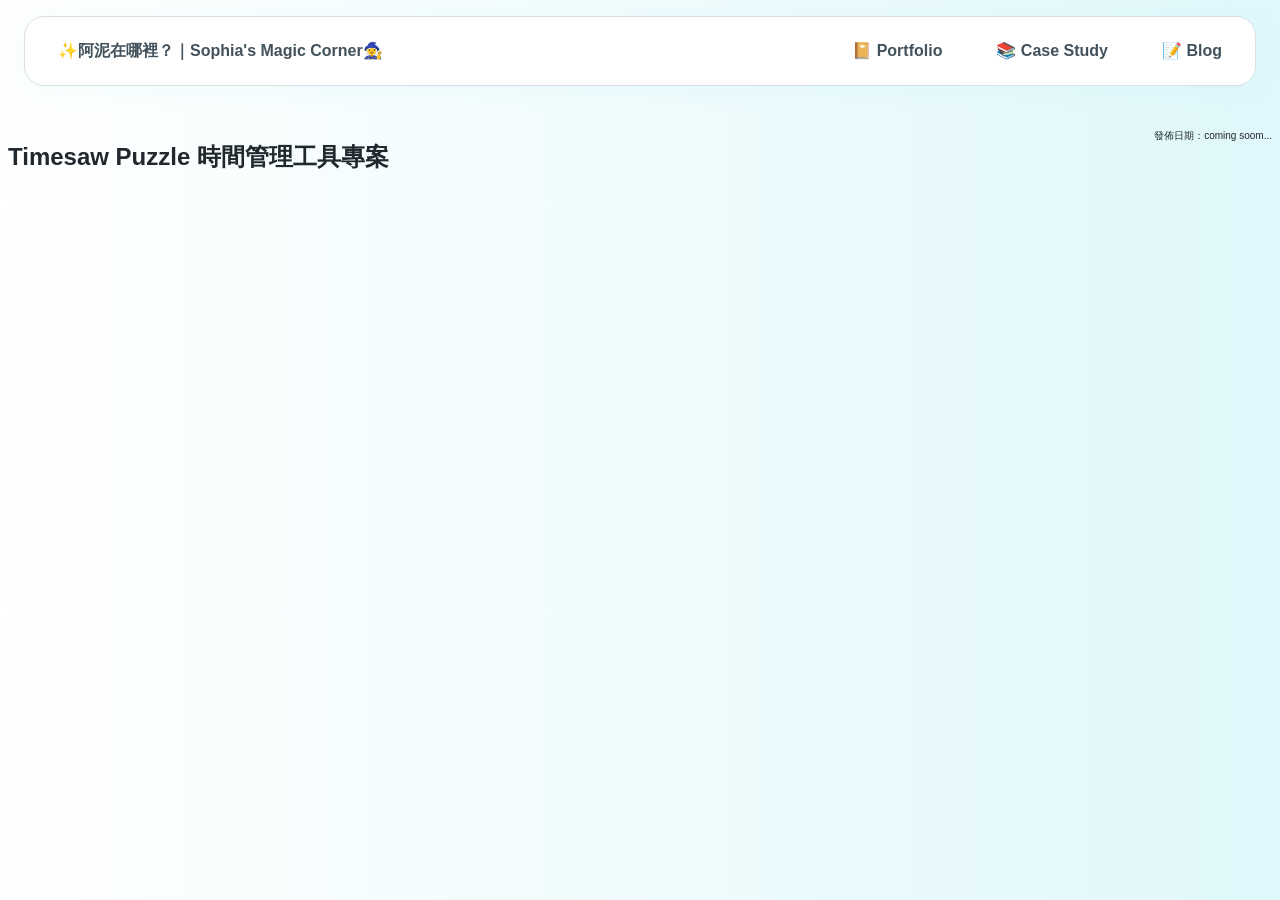
<file: timesaw-casestudy.html>
<!DOCTYPE html>
<html>
<head>
    <meta content="text/html" charset="UTF-8">
    <meta name="viewport" content="width=device-width, initial-scale=1.0">
    <link rel="stylesheet" href="style.css">
    <!-- Google Material Icons -->
    <link href="https://fonts.googleapis.com/icon?family=Material+Icons" rel="stylesheet">

    <title>✨阿泥在哪裡？｜Sophia's Magic Corner🧙‍♀️</title>
</head>
<body>
    <!-- Header 與 Navbar -->
    <header class="top-app-bar">
        <div class="app-bar-container">
            <a href="./index.html" class="nav-link">✨阿泥在哪裡？｜Sophia's Magic Corner🧙‍♀️</a>
            <nav class="nav-links">
                <a href="./portfolio.html" class="nav-link">📔 Portfolio</a>
                <a href="./casestudy.html" class="nav-link">📚 Case Study</a>
                <a href="./blog.html" class="nav-link">📝 Blog</a>
            </nav>
            <button class="menu-icon" id="menu-toggle">
                <span class="material-icons">menu</span>
            </button>
        </div>

        <!-- 手機版 dropdown menu -->
        <div class="mobile-menu" id="mobile-menu">
            <a href="./portfolio.html">📔 Portfolio</a>
            <a href="./casestudy.html">📚 Case Study</a>
            <a href="./blog.html">📝 Blog</a>
        </div>
    </header>
    <article>
        <h1>
            Timesaw Puzzle 時間管理工具專案
        </h1>
        <div>
            <p style="font-size: x-small;">發佈日期：coming soom...</p>
        </div>
    </article>
    <script>
        const menuToggle = document.getElementById("menu-toggle");
        const mobileMenu = document.getElementById("mobile-menu");
    
        menuToggle.addEventListener("click", () => {
            mobileMenu.style.display = (mobileMenu.style.display === "flex") ? "none" : "flex";
        });
    </script>
</body>
</html>
</file>
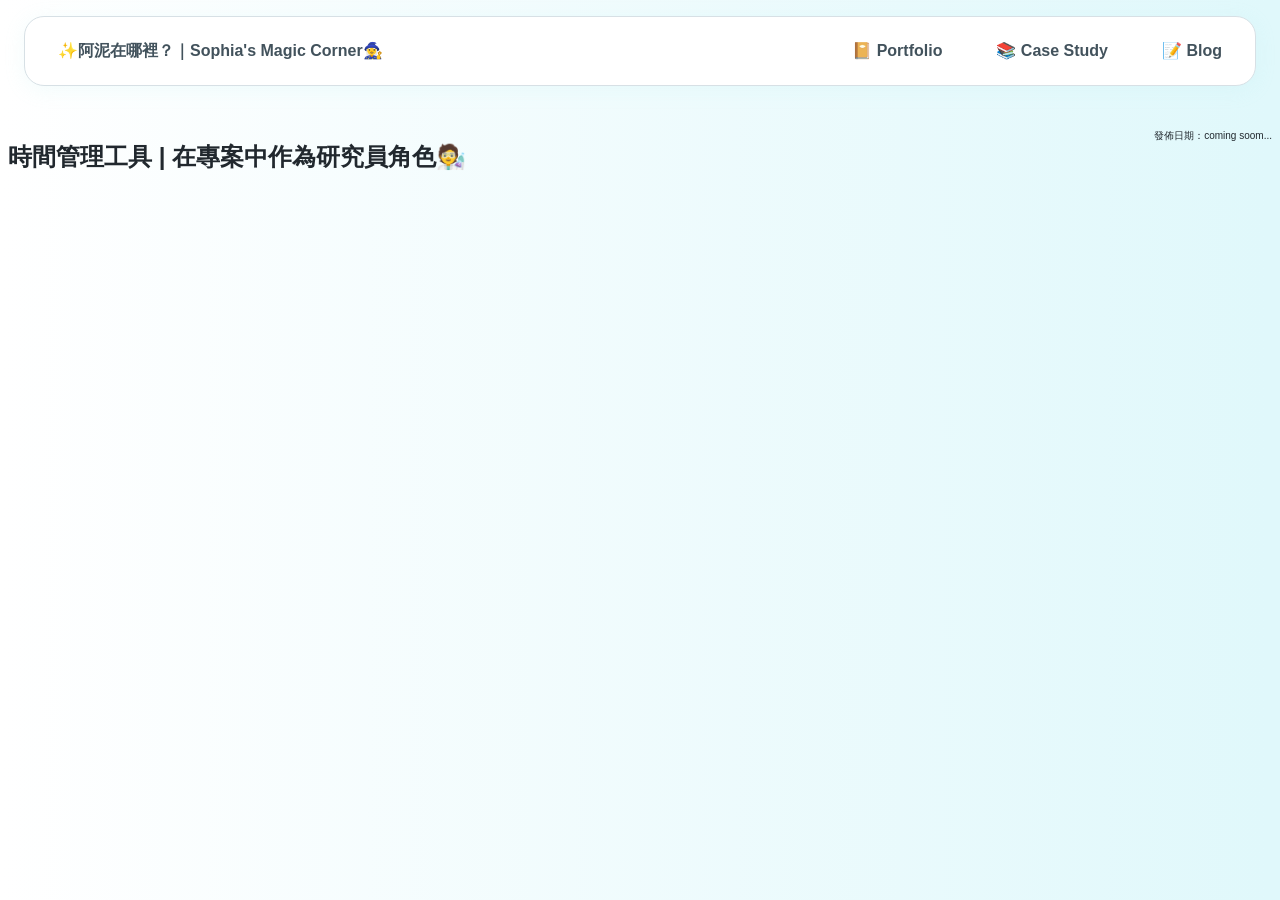
<file: timesaw.html>
<!DOCTYPE html>
<html>
<head>
    <meta content="text/html" charset="UTF-8">
    <meta name="viewport" content="width=device-width, initial-scale=1.0">
    <link rel="stylesheet" href="style.css">
    <!-- Google Material Icons -->
    <link href="https://fonts.googleapis.com/icon?family=Material+Icons" rel="stylesheet">

    <title>✨阿泥在哪裡？｜Sophia's Magic Corner🧙‍♀️</title>
</head>
<body>
    <!-- Header 與 Navbar -->
    <header class="top-app-bar">
        <div class="app-bar-container">
            <a href="./index.html" class="nav-link">✨阿泥在哪裡？｜Sophia's Magic Corner🧙‍♀️</a>
            <nav class="nav-links">
                <a href="./portfolio.html" class="nav-link">📔 Portfolio</a>
                <a href="./casestudy.html" class="nav-link">📚 Case Study</a>
                <a href="./blog.html" class="nav-link">📝 Blog</a>
            </nav>
            <button class="menu-icon" id="menu-toggle">
                <span class="material-icons">menu</span>
            </button>
        </div>

        <!-- 手機版 dropdown menu -->
        <div class="mobile-menu" id="mobile-menu">
            <a href="./portfolio.html">📔 Portfolio</a>
            <a href="./casestudy.html">📚 Case Study</a>
            <a href="./blog.html">📝 Blog</a>
        </div>
    </header>
    <article>
        <h1>
            時間管理工具 | 在專案中作為研究員角色🧑‍🔬
        </h1>
        <div>
            <p style="font-size: x-small;">發佈日期：coming soom...</p>
        </div>
    </article>
    <script>
        const menuToggle = document.getElementById("menu-toggle");
        const mobileMenu = document.getElementById("mobile-menu");
    
        menuToggle.addEventListener("click", () => {
            mobileMenu.style.display = (mobileMenu.style.display === "flex") ? "none" : "flex";
        });
    </script>
</body>
</html>
</file>
<file: style.css>
:root {
  /* -------------------
   * 🌈 Website Design System: Candy Style with Aliceblue Theme
   * ------------------- */
  /* 🎨 Primary Color (Mint candy tone) */
  --color-primary-50: #e0f8fb;
  --color-primary-100: #a0e8ef;
  --color-primary-200: #78dbe4;
  --color-primary-300: #52ccd4;
  --color-primary-400: #29bec7;
  --color-primary-500: #00b0bb;
  --color-primary-700: #008791;
  --color-primary-800: #006066;
  --color-primary-900: #00373a;

  /* 🎨 Secondary Color (warm citrus candy tone) */
  --color-secondary-50: #ffefd0;
  --color-secondary-100: #ffdfa4;
  --color-secondary-200: #ffd07d;
  --color-secondary-300: #ffc25b;
  --color-secondary-400: #ffb438;
  --color-secondary-500: #ff9f00;
  --color-secondary-700: #c97c00;
  --color-secondary-800: #935a00;
  --color-secondary-900: #573300;

  /* 🎨 Tertiary Color (berry pop tone) */
  --color-tertiary-50: #fff0f5;
  --color-tertiary-100: #ffdae5;
  --color-tertiary-200: #ffc2d3;
  --color-tertiary-300: #ff9fb9;
  --color-tertiary-400: #ff789a;
  --color-tertiary-500: #ff6ba0;
  --color-tertiary-700: #cc5680;
  --color-tertiary-800: #994160;
  --color-tertiary-900: #662b40;

  /* 🧁 Background Colors */
  --color-background-50: #ffffff;
  --color-background-100: #fefefe;
  --color-background-300: #f7f9fc;
  --color-background-500: #eef1f4;
  --color-background-700: #e0e6ea;
  --color-background-900: #d1d9df;
  
  /* 🧊 Surface Colors */
  --color-surface-50: #ffffff;
  --color-surface-100: #fcfdff;
  --color-surface-200: #f7f9fb;
  --color-surface-300: #f2f5f8;
  --color-surface-400: #eef2f5;
  --color-surface-500: #e6eaf0;
  --color-surface-900: #cdd4da;
  
  /* 📝 Text Colors */
  --color-text-50: #ffffff;
  --color-text-100: #dfe4e6;
  --color-text-300: #afbac2;
  --color-text-500: #6f7c85;
  --color-text-700: #42525c;
  --color-text-900: #21282e;
  
  /* 📏 Border / Divider Colors */
  --color-border: #d7e0e5;
  --color-divider: #e9eff2;
  
  /* ❌ Error Colors */
  --color-error-50: #fff5f5;
  --color-error-100: #ffe0e0;
  --color-error-300: #fdaaaa;
  --color-error-500: #f44336;
  --color-error-700: #c62828;
  --color-error-900: #8e0000;
  
  /* ✅ Success Colors */
  --color-success-50: #f1fdf6;
  --color-success-100: #d0f8e5;
  --color-success-300: #85e6ba;
  --color-success-500: #4caf50;
  --color-success-700: #388e3c;
  --color-success-900: #1b5e20;
  
  /* ⚖️ Neutral / Gray Scale */
  --color-neutral-50: #fafafa;
  --color-neutral-100: #f0f0f0;
  --color-neutral-300: #d6d6d6;
  --color-neutral-500: #9e9e9e;
  --color-neutral-700: #616161;
  --color-neutral-900: #212121;

  /* -------------------
   * 桌面版字體設計 (基本設定)
   * ------------------- */
  --font-family-zh: "Noto Sans TC", "Microsoft JhengHei", "PingFang TC", sans-serif;
  --font-family-en: "Roboto", "Helvetica Neue", "Helvetica", "Arial",sans-serif;
  --font-family-code: "Fira Code", monospace;

  /* Display */
  --font-display-large-baseline: 400 48px/1.2 var(--font-family-zh), var(--font-family-en);
  --font-display-large-emphasized: 700 48px/1.2 var(--font-family-zh), var(--font-family-en);
  --font-display-medium-baseline: 400 36px/1.25 var(--font-family-zh), var(--font-family-en);
  --font-display-medium-emphasized: 700 36px/1.25 var(--font-family-zh), var(--font-family-en);
  --font-display-small-baseline: 400 28px/1.3 var(--font-family-zh), var(--font-family-en);
  --font-display-small-emphasized: 700 28px/1.3 var(--font-family-zh), var(--font-family-en);

  /* Headline */
  --font-headline-large-baseline: 400 32px/1.25 var(--font-family-zh), var(--font-family-en);
  --font-headline-large-emphasized: 700 32px/1.25 var(--font-family-zh), var(--font-family-en);
  --font-headline-medium-baseline: 400 24px/1.3 var(--font-family-zh), var(--font-family-en);
  --font-headline-medium-emphasized: 700 24px/1.3 var(--font-family-zh), var(--font-family-en);
  --font-headline-small-baseline: 400 20px/1.4 var(--font-family-zh), var(--font-family-en);
  --font-headline-small-emphasized: 700 20px/1.4 var(--font-family-zh), var(--font-family-en);

  /* Title */
  --font-title-large-baseline: 400 20px/1.4 var(--font-family-zh), var(--font-family-en);
  --font-title-large-emphasized: 700 20px/1.4 var(--font-family-zh), var(--font-family-en);
  --font-title-medium-baseline: 400 18px/1.5 var(--font-family-zh), var(--font-family-en);
  --font-title-medium-emphasized: 700 18px/1.5 var(--font-family-zh), var(--font-family-en);
  --font-title-small-baseline: 400 16px/1.5 var(--font-family-zh), var(--font-family-en);
  --font-title-small-emphasized: 700 16px/1.5 var(--font-family-zh), var(--font-family-en);

  /* Body */
  --font-body-large-baseline: 400 18px/1.6 var(--font-family-zh), var(--font-family-en);
  --font-body-large-emphasized: 700 18px/1.6 var(--font-family-zh), var(--font-family-en);
  --font-body-medium-baseline: 400 16px/1.6 var(--font-family-zh), var(--font-family-en);
  --font-body-medium-emphasized: 700 16px/1.6 var(--font-family-zh), var(--font-family-en);
  --font-body-small-baseline: 400 14px/1.6 var(--font-family-zh), var(--font-family-en);
  --font-body-small-emphasized: 700 14px/1.6 var(--font-family-zh), var(--font-family-en);

  /* Label/Caption */
  --font-label-large-baseline: 400 14px/1.5 var(--font-family-zh), var(--font-family-en);
  --font-label-large-emphasized: 700 14px/1.5 var(--font-family-zh), var(--font-family-en);
  --font-label-medium-baseline: 400 12px/1.5 var(--font-family-zh), var(--font-family-en);
  --font-label-medium-emphasized: 700 12px/1.5 var(--font-family-zh), var(--font-family-en);
  --font-label-small-baseline: 400 10px/1.5 var(--font-family-zh), var(--font-family-en);
  --font-label-small-emphasized: 700 10px/1.5 var(--font-family-zh), var(--font-family-en);
  
  /* Code & Numbers */
  --font-code-baseline: 400 14px/1.6 var(--font-family-code);
  --font-code-emphasized: 700 14px/1.6 var(--font-family-code);
  --font-number-baseline: 400 16px/1.6 var(--font-family-code);
  --font-number-emphasized: 700 16px/1.6 var(--font-family-code);
}

/* -------------------
 * 平板版 (最大寬度 1024px)
 * ------------------- */
@media (max-width: 1024px) {
  :root {
    /* Display */
    --font-display-large-baseline: 400 40px/1.2 var(--font-family-zh), var(--font-family-en);
    --font-display-large-emphasized: 700 40px/1.2 var(--font-family-zh), var(--font-family-en);

    /* Headline */
    --font-headline-large-baseline: 400 28px/1.25 var(--font-family-zh), var(--font-family-en);
    --font-headline-large-emphasized: 700 28px/1.25 var(--font-family-zh), var(--font-family-en);
    
    /* Body */
    --font-body-large-baseline: 400 16px/1.6 var(--font-family-zh), var(--font-family-en);
    --font-body-large-emphasized: 700 16px/1.6 var(--font-family-zh), var(--font-family-en);
    
    /* Code & Numbers */
    --font-code-baseline: 400 12px/1.6 var(--font-family-code);
    --font-code-emphasized: 700 12px/1.6 var(--font-family-code);
    --font-number-baseline: 400 14px/1.6 var(--font-family-code);
    --font-number-emphasized: 700 14px/1.6 var(--font-family-code);
  }
}

/* -------------------
 * 手機版 (最大寬度 768px)
 * ------------------- */
@media (max-width: 768px) {
  :root {
    /* Display */
    --font-display-large-baseline: 400 32px/1.2 var(--font-family-zh), var(--font-family-en);
    --font-display-large-emphasized: 700 32px/1.2 var(--font-family-zh), var(--font-family-en);

    /* Headline */
    --font-headline-large-baseline: 400 24px/1.25 var(--font-family-zh), var(--font-family-en);
    --font-headline-large-emphasized: 700 24px/1.25 var(--font-family-zh), var(--font-family-en);
    
    /* Body */
    --font-body-large-baseline: 400 16px/1.6 var(--font-family-zh), var(--font-family-en);
    --font-body-large-emphasized: 700 16px/1.6 var(--font-family-zh), var(--font-family-en);

    /* Code & Numbers */
    --font-code-baseline: 400 12px/1.6 var(--font-family-code);
    --font-code-emphasized: 700 12px/1.6 var(--font-family-code);
    --font-number-baseline: 400 14px/1.6 var(--font-family-code);
    --font-number-emphasized: 700 14px/1.6 var(--font-family-code);
  }
}

/* === 基礎樣式 === */
body {
  font: var(--font-body-medium-baseline);
  color: var(--color-text-900);
  background: linear-gradient(270deg, var(--color-primary-50) 1%, var(--color-background-50));
}

.page-container {
  max-width: 1280px;
  padding: 0 1rem;
  margin: 2rem auto;
}


ul.no-bullets {
  list-style-type: none;
  padding-left: 0; /* 可選，去除左側縮排 */
}

li {
  margin-bottom: 0.5rem;
}

a {
  color: var(--color-primary-900);
  text-decoration: none;
  transition: all 0.3s ease;
}

a:hover {
  background-color: transparent;
  color: var(--color-primary-700);
}

/* === 按鈕系統 === */
.btn {
  display: inline-flex;
  align-items: center;
  justify-content: center;
  gap: 0.5rem;
  padding: 0.5rem 1rem;
  border-radius: 10px;
  background: var(--color-surface-100);
  border: none;
  color: var(--color-text-700);
  font: var(--font-body-medium-emphasized);
  text-decoration: none;
  cursor: pointer;
  transition: all 0.3s ease;
  white-space: nowrap; /* 防止文字換行 */
  width: auto; /* 寬度依據內容 */
  min-width: auto;
}

.btn:hover {
  background: var(--color-primary-100);
  color: var(--color-primary-900);
  box-shadow: 0 2px 8px rgba(255, 187, 110, 0.2);
}

/* 只有圖標的按鈕 */
.btn-icon-only {
  padding: 0.5rem;
  width: 44px;
  height: 44px;
  font-size: 1.2rem;
}

/* 只有文字的按鈕 */
.btn-text-only {
  padding: 0.5rem 1rem;
}

/* 有圖標和文字的按鈕 */
.btn-icon-text {
  padding: 0.5rem 1rem;
  gap: 0.5rem;
}

.btn-icon-text .icon {
  font-size: 1.1rem;
}

/* === Header 樣式 === */
.header {
  text-align: center;
  padding: 2rem 1rem 1rem;
}

.title {
  font: var(--font-title-large-emphasized);
  color: var(--color-text-900);
}

/* === 導覽列樣式 === */
.navbar {
  display: flex;
  justify-content: center;
  gap: 1rem;
  flex-wrap: nowrap;
  margin-bottom: 2rem;
}

/* 桌面版導覽列 */
.nav-links {
  display: flex;
  gap: 1.25rem;
}

.nav-link {
  display: inline-flex;
  align-items: center;
  justify-content: center;
  gap: 0.5rem;
  padding: 0.5rem 1rem;
  border-radius: 10px;
  border: 1px solid var(--color-surface-50);
  color: var(--color-text-700);
  font: var(--font-body-medium-emphasized);
  text-decoration: none;
  cursor: pointer;
  transition: all 0.3s ease;
  /* white-space: nowrap; 確保文字不換行 */
}

.nav-link:hover {
  background: var(--color-primary-100);
  color: var(--color-primary-900);
  border: 1px solid var(--color-primary-200);
  box-shadow: 0 2px 8px var(--color-primary-100);
}

/* 確保按鈕內的文字和圖標不會換行 */
.nav-link .icon {
  flex-shrink: 0; /* 圖標不會被壓縮 */
}

.nav-link .nav-text {
  /* white-space: nowrap; 文字部分也不換行 */
}

.primary {
  background: var(--color-primary-50);
  color: var(--color-primary-900);
  border: 1px solid var(--color-primary-100);
}

.primary:hover {
  background: var(--color-primary-100);
  box-shadow: 0 2px 8px var(--color-primary-100);
}

/* === App Bar 基礎樣式 === */
.top-app-bar {
  position: sticky;
  top: 0;
  z-index: 1000;
  background: var(--color-surface-50);
  backdrop-filter: blur(12px);
  box-shadow: 0 4px 20px rgba(174, 233, 238, 0.15);
  padding: 0.75rem 1rem;
  border-radius: 20px;
  margin: 1rem;
  border: 1px solid var(--color-border);
}

.app-bar-container {
  display: flex;
  align-items: center;
  justify-content: space-between;
  max-width: 1280px;
  margin: 0 auto;
  container-type: inline-size;
}


.site-title {
  white-space: nowrap; /* 不換行 */
}

.site-title .title-short { 
  display: none; 
}
.site-title .title-full  { 
  display: inline; 
}

/* 當容器寬度 <= 360px 時，切換成短版標題 */
@container (max-width: 380px) {
  .site-title .title-short { display: inline; }
  .site-title .title-full  { display: none; }
}

/* 漢堡選單按鈕 - 預設隱藏 */
.menu-icon {
  display: none; /* 預設隱藏，在平板和手機版才顯示 */
  align-items: center;
  justify-content: center;
  padding: 0.5rem;
  width: 44px;
  height: 44px;
  border-radius: 10px;
  background: var(--color-surface-100);
  border: none;
  cursor: pointer;
  color: var(--color-text-700);
  transition: all 0.3s ease;
  white-space: nowrap;
}

.menu-icon:hover {
  background: var(--color-secondary-100);
  color: var(--color-secondary-900);
  box-shadow: 0 2px 8px rgba(255, 187, 110, 0.2);
}

/* 選單打開時的按鈕狀態 */
.menu-icon.active {
  background: var(--color-accent);
  color: white;
}

.menu-icon.active:hover {
  background: var(--color-accent);
  opacity: 0.9;
}

/* Mobile menu dropdown */
.mobile-menu {
  display: none;
  flex-direction: column;
  gap: 0.5rem;
  padding: 1rem;
  background: var(--color-surface-50);
  box-shadow: 0 8px 24px rgba(174, 233, 238, 0.2);
  border-radius: 16px;
  transition: all 0.3s ease;
  transform-origin: top right;
  border: none;
  margin-top: 0.5rem;
  /* 動畫效果 */
  opacity: 0;
  transform: translateY(-10px) scale(0.95);
}

.mobile-menu.show {
  opacity: 1;
  transform: translateY(0) scale(1);
}

.mobile-menu .nav-link {
  display: inline-flex;
  align-items: center;
  justify-content: flex-start;
  gap: 0.5rem;
  padding: 0.5rem 1rem;
  border-radius: 10px;
  background: var(--color-surface-50);
  border: none;
  color: var(--color-text-700);
  font: var(--font-body-medium-emphasized);
  text-decoration: none;
  cursor: pointer;
  transition: all 0.3s ease;
  white-space: nowrap;
  width: 100%;
  min-width: auto;
}

.mobile-menu .nav-link:hover {
  background: var(--color-primay-100);
  color: var(--color-primary-900);
  box-shadow: 0 2px 8px var(--color-primary-50);
}

/* === 響應式：平板和手機版 === */
@media (max-width: 768px) {
  .nav-links {
    display: none;
  }
  .menu-icon {
    display: inline-flex;
  }
}

/* === hero section === */
.hero-intro {
  background: var(--color-surface-50);
  padding: 2rem 1rem;
  border-radius: 20px;
  box-shadow: 0 8px 24px rgba(174, 233, 238, 0.15);
  margin: 1rem;
  border: 1px solid var(--color-border);
}

.hero-content {
  margin: 1rem;
  margin: 0 auto;
  padding: 0 1rem;
  text-align: center;
}

.hero-title {
  font: var(--font-display-large-emphasized);
  margin-bottom: 1rem;
  color: var(--color-text-900);
}

.hero-description {
  font: var(--font-body-medium-baseline);
  color: var(--color-text-700);
}

.hero-content-flex {
  display: flex;
  align-items: center;
  justify-content: center;
  gap: 0 2rem;
  flex-wrap: wrap;
  max-width: 960px;
  margin: 0 auto;
  padding: 1rem;
}

.hero-stats {
  display: grid;
  grid-template-columns: repeat(3, 1fr);
  gap: 1.5rem;
  margin-bottom: 3rem;
}

.stat-item {
  border-radius: 16px;
  padding: 1.5rem;
  transition: all 0.3s ease-out;
}

.stat-item:hover {
  transform: translateY(-4px);
  box-shadow: 0 16px 64px rgba(174, 233, 238, 0.5);
}

.stat-number {
  display: block;
  font: var(--font-number-emphasized);
  background: linear-gradient(135deg, var(--color-primary-300), var(--color-primary-700));
  -webkit-background-clip: text;
  -webkit-text-fill-color: transparent;
  background-clip: text;
}

.stat-label {
  font: var(--font-label-large-emphasized);
  color: var(--color-text-500);
}

.hero-actions {
  display: flex;
  gap: 1.5rem;
  justify-content: center;
  flex-wrap: wrap;
}

.profile-pic {
  width: 30%;
  height: 30%;
  min-width: 12rem;
  object-fit: cover;
  border-radius: 50%;
  box-shadow: 0 8px 24px rgba(174, 233, 238, 0.3);
  border: 3px solid var(--color-primary-300);
}

.intro-text {
  max-width: 600px;
  text-align: left;
}

@media (max-width: 768px) {
  .hero-content-flex {
    flex-direction: column;
    text-align: center;
  }

  .intro-text {
    text-align: center;
  }
}

/* === 文章區塊 === */
article {
  margin-top: 2rem;
  display: flex;
  gap: 2rem;
  flex-wrap: wrap;
  justify-content: space-between;
}

article section {
  flex: 1 1 45%;
  box-sizing: border-box;
}

.portfolio-page {
  display: flex;
  flex-direction: column;
  gap: 2rem;
}

.content-section {
  padding: 3.2rem 0;
}

.section-container {
  max-width: 1200px;
  margin: 0 auto;
  padding: 0 1.2rem;
}

.section-header {
  text-align: center;
  margin-bottom: 3.2rem;
}

.section-title {
  text-align: center;
  font: var(--font-title-large-baseline);
  margin: 0;
  width: 100%;
  color: var(--color-text-900);
}

.section-subtitle {
  font: var(--font-title-medium-baseline);
  color: var(--color-text-500);
  max-width: 600px;
  margin: 0 auto;
}

section h2 {
  text-align: center;
  font: var(--font-headline-medium-emphasized);
  margin: 2rem 0;
  color: var(--color-text-900);
  background: linear-gradient(135deg, var(--color-primary-500), var(--color-secondary-500));
  -webkit-background-clip: text;
  -webkit-text-fill-color: transparent;
  background-clip: text;
}

/* 在手機上改成一行只放一個section */
@media (max-width: 768px) {
  article section {
    flex: 1 1 100%;
  }
}

/* === Index Page Bento Grid 佈局 === */
.index-page {
  display: flex;
  flex-direction: column;
  gap: 2rem;
  margin-top: 2rem;
}

/* Index Bento Grid 容器 */
.index-bento-grid {
  display: grid;
  grid-template-columns: 2fr 1fr;
  grid-template-areas: "blog sidebar";
  gap: 1.5rem;
  margin: 2rem 1rem;
  align-items: start;
}

/* Blog Section - 佔據左側大區域 */
.index-bento-grid #blog {
  grid-area: blog;
  background: var(--color-surface-50);
  border-radius: 20px;
  padding: 2rem;
  box-shadow: 0 8px 24px rgba(174, 233, 238, 0.15);
  border: 1px solid var(--color-border);
  transition: all 0.3s ease;
}

.index-bento-grid #blog:hover {
  transform: translateY(-4px);
  box-shadow: 0 12px 32px rgba(174, 233, 238, 0.25);
}

/* 右側側邊欄容器 */
.index-sidebar {
  grid-area: sidebar;
  display: flex;
  flex-direction: column;
  gap: 1.5rem;
}

/* Portfolio Section */
.index-bento-grid #portfolio {
  background: linear-gradient(135deg, var(--color-primary-50), var(--color-primary-100));
  border-radius: 20px;
  padding: 1.5rem;
  box-shadow: 0 8px 24px rgba(174, 233, 238, 0.15);
  border: 1px solid var(--color-primary-300);
  transition: all 0.3s ease;
  position: relative;
  overflow: hidden;
}

.index-bento-grid #portfolio::before {
  content: '';
  position: absolute;
  top: 0;
  left: 0;
  right: 0;
  bottom: 0;
  background: linear-gradient(135deg, rgba(174, 233, 238, 0.1), rgba(255, 187, 110, 0.05));
  z-index: 0;
}

.index-bento-grid #portfolio > * {
  position: relative;
  z-index: 1;
}

.index-bento-grid #portfolio:hover {
  transform: translateY(-4px) scale(1.02);
  box-shadow: 0 16px 40px rgba(174, 233, 238, 0.3);
}

/* Case Study Section */
.index-bento-grid #casestudy {
  background: linear-gradient(135deg, var(--color-secondary-50), var(--color-secondary-100));
  border-radius: 20px;
  padding: 1.5rem;
  box-shadow: 0 8px 24px rgba(255, 187, 110, 0.15);
  border: 1px solid var(--color-secondary-300);
  transition: all 0.3s ease;
  position: relative;
  overflow: hidden;
}

.index-bento-grid #casestudy::before {
  content: '';
  position: absolute;
  top: 0;
  left: 0;
  right: 0;
  bottom: 0;
  background: linear-gradient(135deg, rgba(255, 187, 110, 0.1), rgba(174, 233, 238, 0.05));
  z-index: 0;
}

.index-bento-grid #casestudy > * {
  position: relative;
  z-index: 1;
}

.index-bento-grid #casestudy:hover {
  transform: translateY(-4px) scale(1.02);
  box-shadow: 0 16px 40px rgba(255, 187, 110, 0.3);
}

/* 調整section標題樣式 */
.index-bento-grid .section h2 {
  font: var(--font-title-large-emphasized);
  margin: 0 0 1.5rem 0;
  text-align: left;
  background: linear-gradient(135deg, var(--color-primary-700), var(--color-secondary-700));
  -webkit-background-clip: text;
  -webkit-text-fill-color: transparent;
  background-clip: text;
}

/* Blog section 特殊樣式 */
.index-bento-grid #blog h2 {
  margin-bottom: 1.5rem;
}

/* 調整卡片在bento grid中的樣式 */
.index-bento-grid .card {
  margin-bottom: 1rem;
  transition: all 0.3s ease;
}

.index-bento-grid .card:last-child {
  margin-bottom: 0;
}

/* Portfolio和Case Study的content-grid調整 */
.index-bento-grid #portfolio .content-grid,
.index-bento-grid #casestudy .content-grid {
  gap: 1rem;
}

.index-bento-grid #portfolio .card,
.index-bento-grid #casestudy .card {
  padding: 1rem;
  font: var(--font-body-small-baseline);
}

.index-bento-grid #portfolio .tags,
.index-bento-grid #casestudy .tags {
  gap: 0.3rem;
}

.index-bento-grid #portfolio .tag,
.index-bento-grid #casestudy .tag {
  font: var(--font-label-small-baseline);
  padding: 0.2rem 0.6rem;
}

/* Blog section 的文章容器調整 */
.index-bento-grid #blog > div {
  display: flex;
  flex-direction: column;
  gap: 1rem;
}

.index-bento-grid #blog > div > .card {
  margin-bottom: 0;
}

/* 裝飾性元素 */
.index-bento-grid #portfolio::after {
  content: '📔';
  position: absolute;
  top: 1rem;
  right: 1rem;
  font-size: 1.5rem;
  opacity: 0.6;
  animation: bounce 3s ease-in-out infinite;
}

.index-bento-grid #casestudy::after {
  content: '📚';
  position: absolute;
  top: 1rem;
  right: 1rem;
  font-size: 1.5rem;
  opacity: 0.6;
  animation: bounce 3s ease-in-out infinite 0.5s;
}

@keyframes bounce {
  0%, 100% { transform: translateY(0); }
  50% { transform: translateY(-8px); }
}

/* 移除滾動條樣式，改為手機版文章數量控制 */
@media (max-width: 768px) {
  .mobile-hidden {
    display: none;
  }
  
  .view-more-link {
    display: block;
    text-align: center;
    padding: 1rem;
    margin-top: 1rem;
    background: linear-gradient(135deg, var(--color-primary-100), var(--color-secondary-100));
    border-radius: 12px;
    border: 2px dashed var(--color-primary-300);
    color: var(--color-text-700);
    font-weight: 600;
    transition: all 0.3s ease;
  }
  
  .view-more-link:hover {
    background: linear-gradient(135deg, var(--color-primary-200), var(--color-secondary-200));
    border-color: var(--color-primary-500);
    transform: translateY(-2px);
    box-shadow: 0 4px 12px rgba(174, 233, 238, 0.2);
  }
}

@media (min-width: 769px) {
  .view-more-link {
    display: none;
  }
}

/* 響應式設計 */
@media (max-width: 1024px) {
  .index-bento-grid {
    grid-template-columns: 1fr;
    grid-template-areas: 
      "sidebar"
      "blog";
  }
  
  .index-sidebar {
    flex-direction: row;
    gap: 1.5rem;
  }
  
  .index-sidebar section {
    flex: 1;
  }
}

@media (max-width: 768px) {
  .index-bento-grid {
    grid-template-columns: 1fr;
    grid-template-areas: 
      "sidebar"
      "blog";
    margin: 1rem 0.5rem;
  }
  
  .index-sidebar {
    flex-direction: column;
    gap: 1.5rem;
  }
  
  .index-bento-grid #blog {
    padding: 1.5rem;
  }
  
  .index-bento-grid #portfolio,
  .index-bento-grid #casestudy {
    padding: 1.5rem;
  }
  
}

/* === Portfolio Page Bento Grid 佈局 === */
/* Bento Grid 容器 */
.bento-grid {
  display: grid;
  grid-template-columns: 2fr 1fr;
  grid-template-rows: auto auto;
  grid-template-areas: 
    "portfolio qa"
    "portfolio contact";
  gap: 1.5rem;
  margin: 2rem 1rem;
  min-height: 70vh;
}

/* Portfolio Section - 佔據左側大區域 */
.bento-grid #portfolio {
  grid-area: portfolio;
  background: var(--color-surface-50);
  border-radius: 20px;
  padding: 2rem;
  box-shadow: 0 8px 24px rgba(174, 233, 238, 0.15);
  border: 1px solid var(--color-border);
  transition: all 0.3s ease;
}

.bento-grid #portfolio:hover {
  transform: translateY(-4px);
  box-shadow: 0 12px 32px rgba(174, 233, 238, 0.25);
}

/* QA Section - 右上區域 */
.bento-grid #QA {
  grid-area: qa;
  background: var(--color-secondary-50);
  border-radius: 20px;
  padding: 1.5rem;
  box-shadow: 0 8px 24px rgba(174, 233, 238, 0.15);
  border: 1px solid var(--color-border);
  transition: all 0.3s ease;
}

.bento-grid #QA:hover {
  transform: translateY(-4px);
  box-shadow: 0 12px 32px rgba(174, 233, 238, 0.25);
}

/* Contact Section - 右下區域 */
.bento-grid #contact {
  grid-area: contact;
  background: linear-gradient(135deg, var(--color-primary-50), var(--color-primary-100));
  border-radius: 20px;
  padding: 1.5rem;
  box-shadow: 0 8px 24px rgba(174, 233, 238, 0.15);
  border: 1px solid var(--color-border);
  transition: all 0.3s ease;
  color: var(--color-text-700);
  position: relative;
  overflow: hidden;
}

.bento-grid #contact > * {
  position: relative;
  z-index: 1;
}

.bento-grid #contact:hover {
  transform: translateY(-4px) scale(1.02);
  box-shadow: 0 12px 32px rgba(174, 233, 238, 0.25);
}

/* 調整section內容樣式以配合bento grid */
.bento-grid .content-section {
  padding: 0; /* 移除原有padding，使用grid容器的padding */
  margin: 0;
}

.bento-grid .section-header {
  margin-bottom: 1.5rem;
}

.bento-grid .section-title {
  font: var(--font-title-medium-emphasized);
  margin-bottom: 0.5rem;
}

.bento-grid .section-subtitle {
  font: var(--font-body-small-baseline);
}

/* QA section 的聊天容器調整 */
.bento-grid #QA .chat-container {
  max-height: 400px;
  overflow-y: auto;
  scrollbar-width: thin;
  scrollbar-color: var(--color-secondary-300) transparent;
}

.bento-grid #QA .chat-container::-webkit-scrollbar {
  width: 6px;
}

.bento-grid #QA .chat-container::-webkit-scrollbar-track {
  background: transparent;
}

.bento-grid #QA .chat-container::-webkit-scrollbar-thumb {
  background: var(--color-secondary-300);
  border-radius: 3px;
}

.contact-info {
  display: flex;
  flex-direction: column;
  gap: 0.8rem;
  margin-top: 1rem;
}

.contact-info a {
  margin: 0;
  font: var(--font-body-medium-baseline);
  padding: 0.5rem 0;
  border-bottom: 1px solid var(--color-border);
  transition: all 0.3s ease;
}

.contact-info a:last-child {
  border-bottom: none;
}

.contact-info a:hover {
  transform: translateX(4px);
  background: rgba(255, 255, 255, 0.1);
  border-radius: 8px;
  padding-left: 0.5rem;
}

/* 為 contact section 添加一些裝飾性元素 */
.bento-grid #contact::after {
  content: '✨';
  position: absolute;
  top: 1rem;
  right: 1rem;
  font-size: 1.5rem;
  opacity: 0.7;
  animation: sparkle 2s ease-in-out infinite;
}

@keyframes sparkle {
  0%, 100% { opacity: 0.7; transform: scale(1); }
  50% { opacity: 1; transform: scale(1.1); }
}

/* 確保 bento grid 在不同裝置上的最佳顯示效果 */
@media (max-width: 480px) {
  .bento-grid {
    margin: 1rem 0;
    gap: 1rem;
  }
  
  .bento-grid .content-section {
    padding: 1rem;
    border-radius: 16px;
  }
}

/* 響應式設計 */
@media (max-width: 1024px) {
  .bento-grid {
    grid-template-columns: 1fr 1fr;
    grid-template-areas: 
      "portfolio portfolio"
      "qa contact";
  }
}

@media (max-width: 768px) {
  .bento-grid {
    grid-template-columns: 1fr;
    grid-template-areas: 
      "portfolio"
      "qa"
      "contact";
    margin: 1rem 0.5rem;
  }
  
  .bento-grid .content-section {
    padding: 1rem;
  }
  
  .bento-grid #QA .chat-container {
    max-height: 300px;
  }
}

/* === 內容網格（卡片容器） === */
.content-grid {
  display: flex;
  flex-direction: column;
  gap: 1.5rem;
}

/* === card === */
.card {
  background: var(--color-background-50);
  border-radius: 16px;
  padding: 1.5rem;
  box-shadow: 0 4px 16px var(--color-neutral-100);
  display: flex;
  flex-direction: column;
  gap: 0.75rem;
  transition: all 0.3s ease;
  border: 1px solid var(--color-border);
  position: relative;
  overflow: hidden;
  position: relative;
  overflow: hidden;
}

.card:hover {
  transform: translateY(6px);
  box-shadow: none;
  background: var(--color-surface-500);
  border: 1px solid var(--color-border);
}

.card h3 {
  font: var(--font-title-medium-emphasized);
  margin: 0;
  color: var(--color-text-900);
}

.card img {
  width: 100%;
  height: 240px;
  object-fit: cover;
  border-radius: 12px;
  margin-top: 0.5rem;
}

.card p {
  color: var(--color-text-700);
  line-height: 1.6;
}

.cards {
    display: grid;
    grid-template-columns: repeat(auto-fit, minmax(300px, 1fr));
    gap: 2rem; /* 行列間距都是2rem */
    padding: 2rem 0;
}

.summary {
  font: var(--font-body-small-baseline);
  color: var(--color-text-700);
  margin: 0.5rem 0;
}

.tags {
  font: var(--font-label-medium-baseline);
  color: var(--color-text-500);
  display: flex;
  gap: 0.5rem;
  flex-wrap: wrap;
}

.tag {
  background: linear-gradient(135deg, var(--color-secondary-100), var(--color-primary-100));
  padding: 0.3rem 0.8rem;
  border-radius: 20px;
  font: var(--font-label-medium-emphasized);
  margin-right: 0.3rem;
  display: inline-block;
  color: var(--color-text-700);
  border: 1px solid var(--color-border);
}

/* === Portfolio 樣式 === */
.portfolio {
  background: var(--color-surface-50);
  border-radius: 16px;
  display: flex;
  flex-direction: column;
  position: relative;
  padding: 1.5rem;
  box-shadow: 0 4px 16px rgba(174, 233, 238, 0.15);
  transition: all 0.3s ease;
  gap: 0.75rem;
  border: 1px solid var(--color-border);
}

.under-construction {
  position: absolute;
  top: 40%;
  left: 0;
  right: 0;
  text-align: center;
  font: var(--font-title-medium-emphasized);
  color: var(--color-error-500);
  opacity: 0;
  pointer-events: none;
  transition: opacity 0.3s ease;
}

.portfolio.disabled:hover .card-content {
  opacity: 0;
}

.portfolio.disabled:hover .under-construction {
  opacity: 1;
}

.portfolio.disabled:hover a {
  pointer-events: none;
}

/* 未發佈文章樣式 */
.coming-soon {
  opacity: 0.6;
  position: relative;
  pointer-events: none; /* 禁止點擊 */
  cursor: not-allowed;
}

.coming-soon::after {
  content: '🚧 施工中...';
  position: absolute;
  top: 50%;
  left: 50%;
  transform: translate(-50%, -50%);
  background: linear-gradient(135deg, var(--color-error-500), var(--color-error-700));
  color: white;
  padding: 0.5rem 1rem;
  border-radius: 20px;
  font: var(--font-body-small-emphasized);
  box-shadow: 0 4px 12px rgba(244, 67, 54, 0.3);
  z-index: 10;
  border: 2px solid var(--color-error-300);
}

.coming-soon a {
  pointer-events: none; /* 確保連結無法點擊 */
}

.coming-soon:hover {
  opacity: 0.4; /* hover時變得更淡，強調不可用狀態 */
}


/* === 聊天介紹區塊 === */
.chat-container {
  max-width: 600px;
  margin: 1rem auto;
  padding: 1rem;
  display: flex;
  flex-direction: column;
  gap: 1rem;
  font: var(--font-body-medium-baseline);
  background: var(--color-surface-50);
  border-radius: 16px;
  border: 1px solid var(--color-border);
}

.chat-message {
  opacity: 0;
  transform: translateY(20px);
  transition: opacity 0.5s ease, transform 0.5s ease;
  padding: 0.75rem 1rem;
  border-radius: 16px;
  max-width: 75%;
  font: var(--font-body-medium-baseline);
  box-shadow: 0 2px 8px rgba(0,0,0,0.1);
}

.chat-message.user {
  align-self: flex-start;
  background: var(--color-primary-100);
  color: var(--color-primary-900);
  border: 1px solid var(--color-primary-300);
}

.chat-message.ai {
  align-self: flex-end;
  background: var(--color-secondary-100);
  color: var(--color-secondary-900);
  border: 1px solid var(--color-secondary-300);
}

/* === Blog Page Bento Grid 佈局 === */
.blog-page {
  display: flex;
  flex-direction: column;
  gap: 2rem;
  margin-top: 2rem;
}

/* Blog Bento Grid 容器 */
.blog-bento-grid {
  display: grid;
  grid-template-columns: 2fr 1fr;
  grid-template-areas: "blog-posts blog-sidebar";
  gap: 1.5rem;
  margin: 2rem 1rem;
  align-items: start;
}

/* Blog文章列表 - 主要內容區域 */
.blog-bento-grid #blog-posts {
  grid-area: blog-posts;
  background: var(--color-surface-50);
  border-radius: 20px;
  padding: 2rem;
  box-shadow: 0 8px 24px rgba(174, 233, 238, 0.15);
  border: 1px solid var(--color-border);
  transition: all 0.3s ease;
}

.blog-bento-grid #blog-posts:hover {
  transform: translateY(-4px);
  box-shadow: 0 12px 32px rgba(174, 233, 238, 0.25);
}

/* 右側側邊欄容器 */
.blog-sidebar {
  grid-area: blog-sidebar;
  display: flex;
  flex-direction: column;
  gap: 1.5rem;
}

/* Blog關於區塊 - 改用協調的顏色 */
.blog-bento-grid #blog-about {
  background: linear-gradient(135deg, var(--color-secondary-50), var(--color-secondary-100));
  border-radius: 20px;
  padding: 1.5rem;
  box-shadow: 0 8px 24px rgba(255, 187, 110, 0.15);
  border: 1px solid var(--color-secondary-300);
  transition: all 0.3s ease;
  position: relative;
  overflow: hidden;
}

.blog-bento-grid #blog-about::before {
  content: '';
  position: absolute;
  top: 0;
  left: 0;
  right: 0;
  bottom: 0;
  background: linear-gradient(135deg, rgba(255, 187, 110, 0.1), rgba(174, 233, 238, 0.05));
  z-index: 0;
}

.blog-bento-grid #blog-about > * {
  position: relative;
  z-index: 1;
}

.blog-bento-grid #blog-about:hover {
  transform: translateY(-4px) scale(1.02);
  box-shadow: 0 16px 40px rgba(255, 187, 110, 0.3);
}

/* === Blog 內容樣式 === */
.blog-content {
  display: flex;
  flex-direction: column;
  gap: 2.5rem;
}

.category-title {
  font: var(--font-title-medium-emphasized);
  color: var(--color-text-900);
  margin-bottom: 1rem;
  border-bottom: 2px solid var(--color-primary-300);
  padding-bottom: 0.5rem;
}

/* 已發布文章樣式 */
.published-posts {
  display: flex;
  flex-direction: column;
  gap: 1rem;
}

/* 即將發布文章樣式 */
.upcoming-posts {
  display: flex;
  flex-direction: column;
  gap: 1rem;
}

.upcoming-grid {
  display: flex;
  flex-direction: column;
  gap: 1rem;
}

/* 城市攻略網格 */
.city-guides {
  display: flex;
  flex-direction: column;
  gap: 1rem;
}

.city-grid {
  display: grid;
  grid-template-columns: repeat(auto-fit, minmax(280px, 1fr));
  gap: 1rem;
}

.card-header {
  display: flex;
  justify-content: space-between;
  align-items: center;
  margin-bottom: 0.5rem;
}

.blog-bento-grid .card::before {
  content: '';
  position: absolute;
  top: 0;
  left: 0;
  right: 0;
  height: 3px;
  background: linear-gradient(90deg, var(--color-primary-500), var(--color-secondary-500), var(--color-tertiary-500));
}


.category-tag {
  background: var(--color-primary-100);
  color: var(--color-primary-900);
  padding: 0.2rem 0.6rem;
  border-radius: 12px;
  font: var(--font-label-small-emphasized);
  border: 1px solid var(--color-primary-300);
}

.coming-soon-badge {
  background: var(--color-error-100);
  color: var(--color-error-700);
  padding: 0.2rem 0.6rem;
  border-radius: 12px;
  font: var(--font-label-small-emphasized);
  border: 1px solid var(--color-error-300);
}

/* === 關於區塊樣式 === */
.about-content {
  display: flex;
  flex-direction: column;
  gap: 1rem;
}

.about-content p {
  color: var(--color-text-700);
  line-height: 1.6;
  margin: 0;
}

.social-links {
  display: flex;
  flex-direction: column;
  gap: 0.5rem;
  margin-top: 1rem;
}

.social-link {
  display: flex;
  align-items: center;
  gap: 0.5rem;
  padding: 0.5rem 0.8rem;
  background: rgba(255, 187, 110, 0.2);
  border-radius: 8px;
  color: var(--color-text-700);
  text-decoration: none;
  transition: all 0.3s ease;
  border: 1px solid rgba(255, 187, 110, 0.3);
}

.social-link:hover {
  background: rgba(255, 187, 110, 0.3);
  transform: translateX(4px);
  border-color: rgba(255, 187, 110, 0.5);
  color: var(--color-text-900);
}

.social-icon {
  font-size: 1rem;
}

/* Blog side sections */
.blog-bento-grid #blog-categories,
.blog-bento-grid #blog-tags {
  background: var(--color-primary-50);
  border-radius: 20px;
  padding: 1.5rem;
  box-shadow: 0 8px 24px rgba(174, 233, 238, 0.15);
  border: 1px solid var(--color-primary-300);
  transition: all 0.3s ease;
}

.blog-bento-grid #blog-categories:hover,
.blog-bento-grid #blog-tags:hover {
  transform: translateY(-4px);
  box-shadow: 0 12px 32px rgba(174, 233, 238, 0.25);
}

.category-list {
  display: flex;
  flex-direction: column;
  gap: 0.5rem;
}

.category-item {
  display: flex;
  align-items: center;
  justify-content: space-between;
  padding: 0.5rem 0.8rem;
  background: rgba(255, 255, 255, 0.7);
  border-radius: 8px;
  cursor: pointer;
  transition: all 0.3s ease;
  border: 1px solid var(--color-primary-200);
}

.category-item:hover {
  background: var(--color-primary-100);
  transform: translateX(4px);
}

.category-item .category-icon {
  font-size: 1rem;
}

.category-item .category-name {
  flex: 1;
  margin-left: 0.5rem;
  font: var(--font-body-medium-emphasized);
}

.category-count {
  background: var(--color-primary-200);
  color: var(--color-primary-900);
  padding: 0.2rem 0.5rem;
  border-radius: 12px;
  font: var(--font-label-small-emphasized);
}

.popular-tags {
  display: flex;
  flex-wrap: wrap;
  gap: 0.5rem;
}

.tag-item {
  background: rgba(255, 255, 255, 0.7);
  color: var(--color-text-700);
  padding: 0.3rem 0.8rem;
  border-radius: 16px;
  font: var(--font-label-medium-baseline);
  cursor: pointer;
  transition: all 0.3s ease;
  border: 1px solid var(--color-primary-200);
}

.tag-item:hover {
  background: var(--color-primary-100);
  color: var(--color-primary-900);
  transform: translateY(-2px);
}

/* Load more section */
.load-more-section {
  text-align: center;
  margin-top: 2rem;
  padding-top: 2rem;
  border-top: 1px solid var(--color-border);
}

.load-more-btn {
  display: inline-flex;
  align-items: center;
  gap: 0.5rem;
  padding: 0.8rem 1.5rem;
  background: linear-gradient(135deg, var(--color-primary-100), var(--color-secondary-100));
  border: 2px solid var(--color-primary-300);
  border-radius: 12px;
  color: var(--color-text-700);
  font-weight: 600;
  cursor: pointer;
  transition: all 0.3s ease;
  margin-bottom: 1rem;
}

.load-more-btn:hover {
  background: linear-gradient(135deg, var(--color-primary-200), var(--color-secondary-200));
  border-color: var(--color-primary-500);
  transform: translateY(-2px);
  box-shadow: 0 4px 12px rgba(174, 233, 238, 0.2);
}

.load-more-btn:disabled {
  opacity: 0.6;
  cursor: not-allowed;
  transform: none;
}

.load-more-text {
  color: var(--color-text-500);
  font: var(--font-body-small-baseline);
  margin: 0;
}

/* Dynamic posts section */
.dynamic-posts {
  margin-top: 2rem;
}

/* === 調整Blog頁面section標題樣式 === */
.blog-bento-grid .section .section-title {
  font: var(--font-headline-medium-emphasized);
  margin: 0 0 1.5rem 0;
  text-align: left;
  background: linear-gradient(135deg, var(--color-primary-700), var(--color-secondary-700));
  -webkit-background-clip: text;
  -webkit-text-fill-color: transparent;
  background-clip: text;
}

/* 裝飾性元素 */
.blog-bento-grid #blog-about::after {
  content: '👋';
  position: absolute;
  top: 1rem;
  right: 1rem;
  font-size: 1.5rem;
  opacity: 0.6;
  animation: bounce 3s ease-in-out infinite;
}

/* === Blog響應式設計 === */
@media (max-width: 1024px) {
  .blog-bento-grid {
    grid-template-columns: 1fr;
    grid-template-areas: 
      "blog-sidebar"
      "blog-posts";
  }
  
  .blog-sidebar {
    flex-direction: row;
    gap: 1.5rem;
  }
  
  .blog-sidebar section {
    flex: 1;
  }
}

@media (max-width: 768px) {
  .blog-bento-grid {
    grid-template-columns: 1fr;
    grid-template-areas: 
      "blog-sidebar"
      "blog-posts";
    margin: 1rem 0.5rem;
  }
  
  .blog-sidebar {
    flex-direction: column;
    gap: 1.5rem;
  }
  
  .blog-bento-grid #blog-posts,
  .blog-bento-grid #blog-about,
  .blog-bento-grid #blog-categories,
  .blog-bento-grid #blog-tags {
    padding: 1.5rem;
  }
  
  .city-grid {
    grid-template-columns: 1fr;
  }
  
  .social-links {
    flex-direction: row;
    gap: 0.5rem;
  }
}

@media (max-width: 480px) {
  .blog-content {
    gap: 2rem;
  }
}

.index-bento-grid .card:hover {
  transform: translateY(-2px) scale(1.02);
  box-shadow: 0 8px 20px rgba(174, 233, 238, 0.2);
}

.index-bento-grid #blog .card {
  border-left: 3px solid var(--color-primary-300);
  transition: all 0.3s ease;
}

.index-bento-grid #blog .card:hover {
  border-left-color: var(--color-primary-500);
  background: var(--color-primary-50);
}

.index-bento-grid #portfolio .card {
  background: rgba(174, 233, 238, 0.1);
  border: 1px solid var(--color-primary-200);
}

.index-bento-grid #portfolio .card:hover {
  background: var(--color-primary-100);
  border-color: var(--color-primary-400);
}

.index-bento-grid #casestudy .card {
  background: rgba(255, 187, 110, 0.1);
  border: 1px solid var(--color-secondary-200);
}

.index-bento-grid #casestudy .card:hover {
  background: var(--color-secondary-100);
  border-color: var(--color-secondary-400);
}

/* === 文章頁面樣式 === */

/* 載入畫面 */
.loading-screen {
  position: fixed;
  top: 0;
  left: 0;
  width: 100%;
  height: 100%;
  background: linear-gradient(135deg, var(--color-primary-50) 0%, var(--color-background-100) 100%);
  display: flex;
  align-items: center;
  justify-content: center;
  z-index: 9999;
}

.loading-content {
  text-align: center;
  color: var(--color-text-700);
}

.loading-spinner {
  width: 50px;
  height: 50px;
  border: 4px solid var(--color-primary-200);
  border-top: 4px solid var(--color-primary-500);
  border-radius: 50%;
  animation: spin 1s linear infinite;
  margin: 0 auto 1rem;
}

@keyframes spin {
  0% { transform: rotate(0deg); }
  100% { transform: rotate(360deg); }
}

/* 錯誤頁面 */
.error-screen {
  position: fixed;
  top: 0;
  left: 0;
  width: 100%;
  height: 100%;
  background: linear-gradient(135deg, var(--color-primary-50) 0%, var(--color-background-100) 100%);
  display: flex;
  align-items: center;
  justify-content: center;
  z-index: 9999;
}

.error-content {
  text-align: center;
  color: var(--color-text-700);
  max-width: 500px;
  padding: 2rem;
  background: var(--color-surface-50);
  border-radius: 20px;
  box-shadow: 0 8px 24px rgba(174, 233, 238, 0.15);
  border: 1px solid var(--color-border);
}

.error-content h2 {
  color: var(--color-error-500);
  margin-bottom: 1rem;
}

/* 文章頁面主容器 */

.article-page {
  max-width: 1280px;
  margin: 0 auto;
  padding: 0 1rem;
}

.article-page .top-app-bar {
  margin: 1rem auto;
  max-width: 1280px;
}

/* === 文章標頭 === */
.article-header {
  background: var(--color-surface-50);
  border-radius: 20px;
  padding: 2rem;
  margin: 1rem;
  box-shadow: 0 8px 24px rgba(174, 233, 238, 0.15);
  border: 1px solid var(--color-border);
}

/* 文章標頭響應式 */
@media (max-width: 768px) {
  .article-header {
    padding: 1.5rem;
    margin: 0.5rem;
    border-radius: 16px;
  }
  
  .article-title-section h1 {
    margin: 0 0 1rem 0;
  }
  
  .article-info {
    flex-direction: column;
    gap: 0.5rem;
    align-items: center;
  }
  
  .article-tags {
    gap: 0.3rem;
  }
  
  .article-tag {
    font-size: 0.7rem;
    padding: 0.25rem 0.6rem;
  }
}

@media (max-width: 480px) {
  .article-header {
    padding: 1rem;
    margin: 0.25rem;
  }
  
  .breadcrumb {
    font: var(--font-body-small-baseline);
    flex-wrap: wrap;
  }
}


/* ===麵包屑導航=== */
.breadcrumb {
  display: flex;
  align-items: center;
  gap: 0.5rem;
  margin-bottom: 1.5rem;
  font: var(--font-body-small-baseline);
  color: var(--color-text-500);
}

.breadcrumb a {
  color: var(--color-primary-700);
  text-decoration: none;
  transition: color 0.3s ease;
}

.breadcrumb a:hover {
  color: var(--color-primary-900);
}

.breadcrumb .separator {
  color: var(--color-text-300);
}

/* 文章標題區 */
.article-title-section {
  text-align: center;
}

.article-title-section h1 {
  font: var(--font-display-small-emphasized);
  color: var(--color-text-900);
  margin: 0 0 1rem 0;
  line-height: 1.3;
}

.article-info {
  display: flex;
  align-items: center;
  justify-content: center;
  gap: 1rem;
  flex-wrap: wrap;
  margin-bottom: 1rem;
}

.publish-date, .read-time {
  font: var(--font-body-small-baseline);
  color: var(--color-text-500);
  padding: 0.3rem 0.8rem;
  background: var(--color-background-100);
  border-radius: 20px;
  border: 1px solid var(--color-border);
}

.article-tags {
  display: flex;
  gap: 0.5rem;
  flex-wrap: wrap;
  justify-content: center;
}

.article-tag {
  background: linear-gradient(135deg, var(--color-secondary-100), var(--color-primary-100));
  padding: 0.3rem 0.8rem;
  border-radius: 20px;
  font: var(--font-label-medium-baseline);
  color: var(--color-text-700);
  border: 1px solid var(--color-border);
}

/* 文章 Bento Grid */
.article-bento-grid {
  display: grid;
  grid-template-columns: 2fr 1fr;
  grid-template-areas: "content sidebar";
  gap: 1.5rem;
  margin: 2rem 1rem;
  align-items: start;
}

/* 主要文章內容 */
.article-content {
  grid-area: content;
  display: grid;
  grid-template-columns: 1fr;
  background: var(--color-surface-50);
  margin-top: 0;
  border-radius: 20px;
  padding: 2.5rem;
  box-shadow: 0 8px 24px rgba(174, 233, 238, 0.15);
  border: 1px solid var(--color-border);
  font: var(--font-body-large-baseline);
  color: var(--color-text-700);
  gap: 0;
  max-width: 100%;
  overflow-wrap: break-word;
  word-wrap: break-word;
}

/* 文章內容樣式 */
.article-content h1,
.article-content h2,
.article-content h3,
.article-content h4,
.article-content h5,
.article-content h6 {
  color: var(--color-text-900);
  margin: 2rem 0 1rem 0;
  font-weight: 700;
  line-height: 1.5;
}

.article-content h1 { font: var(--font-title-large-emphasized); }
.article-content h2 { font: var(--font-title-medium-emphasized); }
.article-content h3 { font: var(--font-title-small-emphasized); }
.article-content h4 { font: var(--font-label-large-emphasized); }

.article-content p {
  margin: 1rem 0;
  line-height: 1.8;
}

.article-content ul,
.article-content ol {
  margin: 1rem 0;
  padding-left: 2rem;
}

.article-content li {
  margin: 0.5rem 0;
  line-height: 1.6;
}

.article-content blockquote {
  border-left: 4px solid var(--color-primary-500);
  padding: 1rem 1.5rem;
  margin: 1.5rem 0;
  background: var(--color-primary-50);
  border-radius: 0 12px 12px 0;
  font-style: italic;
  color: var(--color-text-700);
}

.article-content pre {
  background: var(--color-background-300);
  padding: 1.5rem;
  border-radius: 12px;
  overflow-x: auto;
  margin: 1.5rem 0;
  border: 1px solid var(--color-border);
  max-width: 100%;
  font:var(--font-code-baseline);
}

.article-content code {
  background: var(--color-background-100);
  padding: 0.2rem 0.5rem;
  border-radius: 6px;
  font: var(--font-code-baseline);
  color: var(--color-text-900);
}

.article-content pre code {
  background: none;
  padding: 0;
}

.article-content img {
  max-width: 100%;
  height: auto;
  border-radius: 12px;
  margin: 1.5rem 0;
  box-shadow: 0 4px 16px rgba(174, 233, 238, 0.15);
  width: auto;
  display: block;
}

.article-content iframe {
  max-width: 100%;
  height: auto;
  border-radius: 12px;
  margin: 1.5rem 0;
}

.article-content a {
  color: var(--color-primary-700);
  text-decoration: underline;
  transition: color 0.3s ease;
}

.article-content a:hover {
  color: var(--color-primary-900);
}

.article-content table {
  width: 100%;
  border-collapse: collapse;
  margin: 1.5rem 0;
  background: var(--color-surface-50);
  border-radius: 8px;
  overflow: hidden;
  box-shadow: 0 2px 8px rgba(174, 233, 238, 0.1);
  display: block;
  overflow-x: auto;
  white-space: nowrap;
}

.article-content th,
.article-content td {
  padding: 1rem;
  text-align: left;
  border-bottom: 1px solid var(--color-border);
}

.article-content th {
  background: var(--color-primary-100);
  color: var(--color-primary-900);
  font-weight: 600;
}

/* 側邊欄 */
.article-sidebar {
  grid-area: sidebar;
  display: flex;
  flex-direction: column;
  gap: 1.5rem;
}

/* 目錄容器 */
.toc-container {
  background: var(--color-secondary-50);
  border-radius: 20px;
  padding: 1.5rem;
  width: -webkit-fill-available;
  box-shadow: 0 8px 24px rgba(255, 187, 110, 0.15);
  border: 1px solid var(--color-secondary-300);
}

.toc-container h3 {
  margin: 0 0 1rem 0;
  color: var(--color-text-900);
  font: var(--font-title-medium-emphasized);
}

.toc {
  max-height: 400px;
  overflow-y: auto;
}

.toc-list {
  list-style: none;
  padding: 0;
  margin: 0;
}

.toc-list li {
  margin: 0.3rem 0;
}

.toc-link {
  display: block;
  padding: 0.5rem 0.8rem;
  color: var(--color-text-700);
  text-decoration: none;
  border-radius: 8px;
  transition: all 0.3s ease;
  font: var(--font-body-small-baseline);
}

.toc-link:hover,
.toc-link.active {
  background: var(--color-secondary-100);
  color: var(--color-secondary-900);
  transform: translateX(4px);
}

.toc-level-1 { padding-left: 0; }
.toc-level-2 { padding-left: 1rem; }
.toc-level-3 { padding-left: 2rem; }
.toc-level-4 { padding-left: 3rem; }
.toc-level-5 { padding-left: 4rem; }
.toc-level-6 { padding-left: 5rem; }

.no-toc {
  color: var(--color-text-500);
  font-style: italic;
  text-align: center;
  margin: 1rem 0;
}

/* 相關文章 */
.related-posts {
  background: var(--color-primary-50);
  border-radius: 20px;
  padding: 1.5rem;
  box-shadow: 0 8px 24px #aee9ee26;
  border: 1px solid var(--color-border);
}

.related-posts h3 {
  margin: 0 0 1rem 0;
  color: var(--color-text-900);
  font: var(--font-title-medium-emphasized);
}

.related-list {
  display: flex;
  flex-direction: column;
  gap: 1rem;
}

.related-article {
  background: var(--color-surface-50);
  border-radius: 12px;
  transition: all 0.3s ease;
  border: 1px solid var(--color-border);
}

.related-article:hover {
  transform: translateY(-2px);
  box-shadow: 0 4px 12px var(--color-primary-100);
  background: var(--color-surface-50);
  border: 1px solid var(--color-primary-200);
}

.related-link {
  display: block;
  padding: 1rem;
  text-decoration: none;
  color: inherit;
}

.related-article h4 {
  margin: 0 0 0.5rem 0;
  font: var(--font-body-small-emphasized);
}

.related-meta {
  display: flex;
  gap: 0.5rem;
  margin-bottom: 0.5rem;
  font: var(--font-label-medium-baseline);
}

.related-date,
.related-category {
  color: var(--color-text-500);
  background: var(--color-background-100);
  padding: 0.2rem 0.5rem;
  border-radius: 12px;
}

.related-description {
  color: var(--color-text-600);
  font: var(--font-body-small-baseline);
  margin: 0;
}

.no-related {
  color: var(--color-text-500);
  font-style: italic;
  text-align: center;
  margin: 1rem 0;
}

/* 分享區塊 */
.share-section {
  background: linear-gradient(135deg, var(--color-primary-100), var(--color-secondary-100));
  border-radius: 20px;
  padding: 1.5rem;
  box-shadow: 0 8px 24px rgba(174, 233, 238, 0.15);
  border: 1px solid var(--color-border);
}

.share-section h3 {
  margin: 0 0 1rem 0;
  color: var(--color-text-900);
  font: var(--font-title-medium-baseline);
}

.share-buttons {
  display: flex;
  flex-direction: column;
  gap: 0.5rem;
}

.share-btn {
  display: flex;
  align-items: center;
  gap: 0.5rem;
  padding: 0.6rem 1rem;
  background: rgba(255, 255, 255, 0.8);
  border: 1px solid var(--color-border);
  border-radius: 10px;
  color: var(--color-text-700);
  font-weight: 500;
  cursor: pointer;
  transition: all 0.3s ease;
  text-decoration: none;
}

.share-btn:hover {
  background: var(--color-surface-50);
  transform: translateY(-2px);
  box-shadow: 0 4px 12px var(--color-primary-100);
  border: 1px solid var(--color-primary-200);
}

/* 文章底部導航 */
.article-navigation {
  background: var(--color-surface-50);
  border-radius: 20px;
  padding: 1.5rem 2rem;
  margin: 1rem;
  box-shadow: 0 8px 24px rgba(174, 233, 238, 0.15);
  border: 1px solid var(--color-border);
  display: flex;
  justify-content: space-between;
  align-items: center;
  gap: 1rem;
}

.nav-back {
  display: flex;
  align-items: center;
  gap: 0.5rem;
  padding: 0.6rem 1.2rem;
  background: var(--color-primary-100);
  border: 1px solid var(--color-primary-300);
  border-radius: 10px;
  color: var(--color-primary-900);
  text-decoration: none;
  font-weight: 500;
  transition: all 0.3s ease;
}

.nav-back:hover {
  background: var(--color-primary-200);
  transform: translateY(-2px);
  box-shadow: 0 4px 12px rgba(174, 233, 238, 0.2);
}

.nav-adjacent {
  display: flex;
  gap: 1rem;
}

.nav-prev,
.nav-next {
  display: flex;
  flex-direction: column;
  gap: 0.3rem;
  padding: 0.8rem 1rem;
  background: var(--color-secondary-100);
  border: 1px solid var(--color-secondary-300);
  border-radius: 10px;
  color: var(--color-secondary-900);
  text-decoration: none;
  transition: all 0.3s ease;
  max-width: 200px;
}

.nav-prev:hover,
.nav-next:hover {
  background: var(--color-secondary-200);
  transform: translateY(-2px);
  box-shadow: 0 4px 12px rgba(255, 187, 110, 0.2);
}

.nav-label {
  font: var(--font-label-medium-emphasized);
  color: var(--color-text-500);
}

.nav-title {
  font: var(--font-label-large-emphasized);
  overflow: hidden;
  text-overflow: ellipsis;
  white-space: nowrap;
  display: block;
}

/* Article meta styles */
.article-meta {
  display: flex;
  align-items: center;
  gap: 0.5rem;
  flex-wrap: wrap;
  font: var(--font-label-medium-baseline);
  color: var(--color-text-500);
  margin-top: 0.5rem;
}

/* ===響應式設計=== */

/* 桌面版 (1025px以上) */
@media (min-width: 1025px) {
  .article-bento-grid {
    display: grid;
    grid-template-columns: 2fr 1fr;
    grid-template-areas: "content sidebar";
    gap: 1.5rem;
    margin: 2rem 1rem;
    align-items: start;
  }
  
  .article-content {
    grid-area: content;
  }
  
  .article-sidebar {
    grid-area: sidebar;
    display: flex;
    flex-direction: column;
    gap: 1.5rem;
  }
  
  /* 桌面版隱藏獨立的目錄 */
  .article-bento-grid > .toc-container {
    display: none;
  }
}

/* 平板版：目錄、文章內容、相關文章和分享並列 (769px-1024px) */
@media (max-width: 1024px) and (min-width: 769px) {
  .article-bento-grid {
    display: flex;
    flex-direction: column;
    gap: 1.5rem;
    margin: 2rem 1rem;
  }

  .article-content {
    padding: 2rem;
  }

  .article-content iframe {
    width: 100%;
    max-width: 500px;
    height: 250px;
  }
  
  /* 獨立目錄顯示在最上方 */
  .article-bento-grid > .toc-container {
    order: 1;
    display: block;
  }
  
  /* 文章內容第二 */
  .article-content {
    order: 2;
  }
  
  /* 側邊欄變成水平排列 */
  .article-sidebar {
    order: 3;
    display: flex;
    flex-direction: row;
    gap: 1.5rem;
  }
  
  /* 隱藏側邊欄中的目錄 */
  .article-sidebar > .toc-container {
    display: none;
  }
  
  /* 相關文章和分享各佔一半 */
  .article-sidebar > .related-posts,
  .article-sidebar > .share-section {
    flex: 1;
  }
}

/* 手機版：目錄、文章內容、相關文章、分享文章依序排列 (768px以下) */
@media (max-width: 768px) {
  .article-bento-grid {
    display: flex;
    flex-direction: column;
    gap: 1.5rem;
    margin: 1rem 0.5rem;
  }

  /* 獨立目錄顯示在最上方 */
  .article-bento-grid > .toc-container {
    order: 1;
    display: block;
  }

  /* 文章內容第二 */
  .article-content {
    order: 2;
    padding: 1.5rem;
    border-radius: 16px;
  }
  
  /* 側邊欄改為垂直排列 */
  .article-sidebar {
    order: 3;
    display: flex;
    flex-direction: column;
    gap: 1.5rem;
  }
  
  /* 隱藏側邊欄中的目錄 */
  .article-sidebar > .toc-container {
    display: none;
  }
  
  /* 相關文章在分享之前 */
  .article-sidebar > .related-posts {
    order: 1;
  }
  
  .article-sidebar > .share-section {
    order: 2;
  }

  .article-content {
    padding: 1.5rem;
    border-radius: 16px;
  }

  .article-content h1 { 
    margin: 1.5rem 0 0.8rem 0;
  }
  .article-content h2 { 
    margin: 1.5rem 0 0.8rem 0;
  }
  .article-content h3 { 
    margin: 1.2rem 0 0.6rem 0;
  }
  .article-content h4 { 
    margin: 1rem 0 0.5rem 0;
  }

  .article-content p {
    margin: 0.8rem 0;
  }

  .article-content ul,
  .article-content ol {
    margin: 0.8rem 0;
    padding-left: 1.5rem;
  }
  
  .article-content li {
    margin: 0.4rem 0;
    line-height: 1.6;
  }

  .article-content blockquote {
    border-left: 3px solid var(--color-primary-500);
    padding: 0.8rem 1rem;
    margin: 1rem 0;
    background: var(--color-primary-50);
    border-radius: 0 8px 8px 0;
  }

  .article-content pre {
    padding: 1rem;
    margin: 1rem 0;
    border-radius: 8px;
  }
  
  .article-content code {
    padding: 0.15rem 0.4rem;
    border-radius: 4px;
  }
  
  .article-content iframe {
    width: 100%;
    max-width: 100%;
    height: 200px;
    margin: 1rem 0;
  }

  .article-content table {
    margin: 1rem 0;
  }
  
  .article-content th,
  .article-content td {
    padding: 0.6rem 0.8rem;
  }

  /* 獨立目錄顯示在最上方 */
  .article-bento-grid > .toc-container {
    order: 1;
    display: block;
  }
  
  /* 文章內容第二 */
  .article-content {
    order: 2;
    padding: 1.5rem;
  }
  
  /* 側邊欄改為垂直排列 */
  .article-sidebar {
    order: 3;
    display: flex;
    flex-direction: column;
    gap: 1.5rem;
  }
  
  /* 隱藏側邊欄中的目錄 */
  .article-sidebar > .toc-container {
    display: none;
  }
  
  /* 相關文章在分享之前 */
  .article-sidebar > .related-posts {
    order: 1;
  }
  
  .article-sidebar > .share-section {
    order: 2;
  }

  /* 文章底部導航響應式 */
  .article-navigation {
    flex-direction: column;
    gap: 1rem;
    padding: 1.5rem;
    margin: 0.5rem;
  }
  
  .nav-adjacent {
    flex-direction: column;
    gap: 0.8rem;
    width: 100%;
  }
  
  .nav-prev,
  .nav-next {
    max-width: 100%;
  }
}

/* 超小螢幕優化 (480px以下) */
@media (max-width: 480px) {
  .article-bento-grid {
    display: flex;
    flex-direction: column;
    gap: 0.8rem;
    margin: 0.5rem 0.25rem;
  }
  
  .article-bento-grid > .toc-container {
    order: 1;
  }
  
  .article-content {
    order: 2;
    padding: 1rem;
    line-height: 1.6;
    border-radius: 12px;
  }
  
  .article-sidebar {
    order: 3;
    display: flex;
    flex-direction: column;
    gap: 1rem;
  }
  
  .article-sidebar > .toc-container {
    display: none;
  }

  .article-content h1 { 
    margin: 1rem 0 0.6rem 0;
  }
  .article-content h2 { 
    margin: 1rem 0 0.6rem 0;
  }
  .article-content h3 { 
    margin: 0.8rem 0 0.4rem 0;
  }
  .article-content h4 { 
    margin: 0.8rem 0 0.4rem 0;
  }

  .article-content p {
    margin: 0.6rem 0;
  }
  
  .article-content ul,
  .article-content ol {
    margin: 0.6rem 0;
    padding-left: 1.2rem;
  }

  .article-content blockquote {
    padding: 0.6rem 0.8rem;
    margin: 0.8rem 0;
  }

  .article-content pre {
    padding: 0.8rem;
    margin: 0.8rem 0;
  }

  .article-content code {
    padding: 0.1rem 0.3rem;
  }

  .article-content iframe {
    height: 180px;
    margin: 0.8rem 0;
  }

  .article-content th,
  .article-content td {
    padding: 0.4rem 0.6rem;
  }
  
  .article-header {
    padding: 1rem;
  }
  
  
  .toc-container,
  .related-posts,
  .share-section {
    padding: 1rem;
  }
  
  .nav-adjacent {
    flex-direction: column;
  }
  /* 文章底部導航超小螢幕優化 */
  .article-navigation {
    padding: 1rem;
    margin: 0.25rem;
  }
  
  .nav-back,
  .nav-prev,
  .nav-next {
    padding: 0.5rem 0.8rem;
    font-size: 0.9rem;
  }
  
}

/* === Footer 樣式 === */
.site-footer {
  padding: 3rem 1rem;
  border-top: 2px solid var(--color-border);
  margin-top: 4rem;
  font: var(--font-body-small-baseline);
  background: var(--color-surface-100);
  border-radius: 20px 20px 0 0;
}

.footer-container {
  margin: 0 auto;
}

.footer-about h3 {
  margin: 0;
  font: var(--font-headline-small-emphasized);
  color: var(--color-text-900);
}

.footer-about p {
  margin-top: 0.5rem;
  line-height: 1.6;
  color: var(--color-text-700);
}

.footer-support {
  margin: 1.5rem 0;
  font: var(--font-body-small-baseline); 
  color: var(--color-text-700);
  padding: 1rem;
  background: var(--color-secondary-50);
  border-radius: 12px;
  border: 1px solid var(--color-secondary-300);
}

.footer-support a {
  color: var(--color-secondary-900);
  background: var(--color-secondary-300);
}

.footer-social {
  margin-bottom: 1rem;
}

.footer-social a {
  margin-right: 1rem;
  color: var(--color-primary-700);
  font-weight: 500;
  text-decoration: none;
  padding: 0.5rem 1rem;
  background: var(--color-primary-100);
  border-radius: 10px;
  display: inline-block;
  margin-bottom: 0.5rem;
  transition: all 0.3s ease;
}

.footer-social a:hover {
  background: var(--color-primary-300);
  color: var(--color-primary-900);
  transform: translateY(-2px);
}

.footer-copyright {
  font: var(--font-label-medium-baseline);
  color: var(--color-text-500);
  text-align: center;
  margin-top: 2rem;
  padding-top: 1rem;
  border-top: 1px solid var(--color-divider);
}

/* === 響應式調整 === */
@media (max-width: 600px) {
  .footer-container {
    flex-direction: column;
    align-items: center;
  }
  
  .footer-social a {
    margin-right: 0.5rem;
  }
}
</file>
